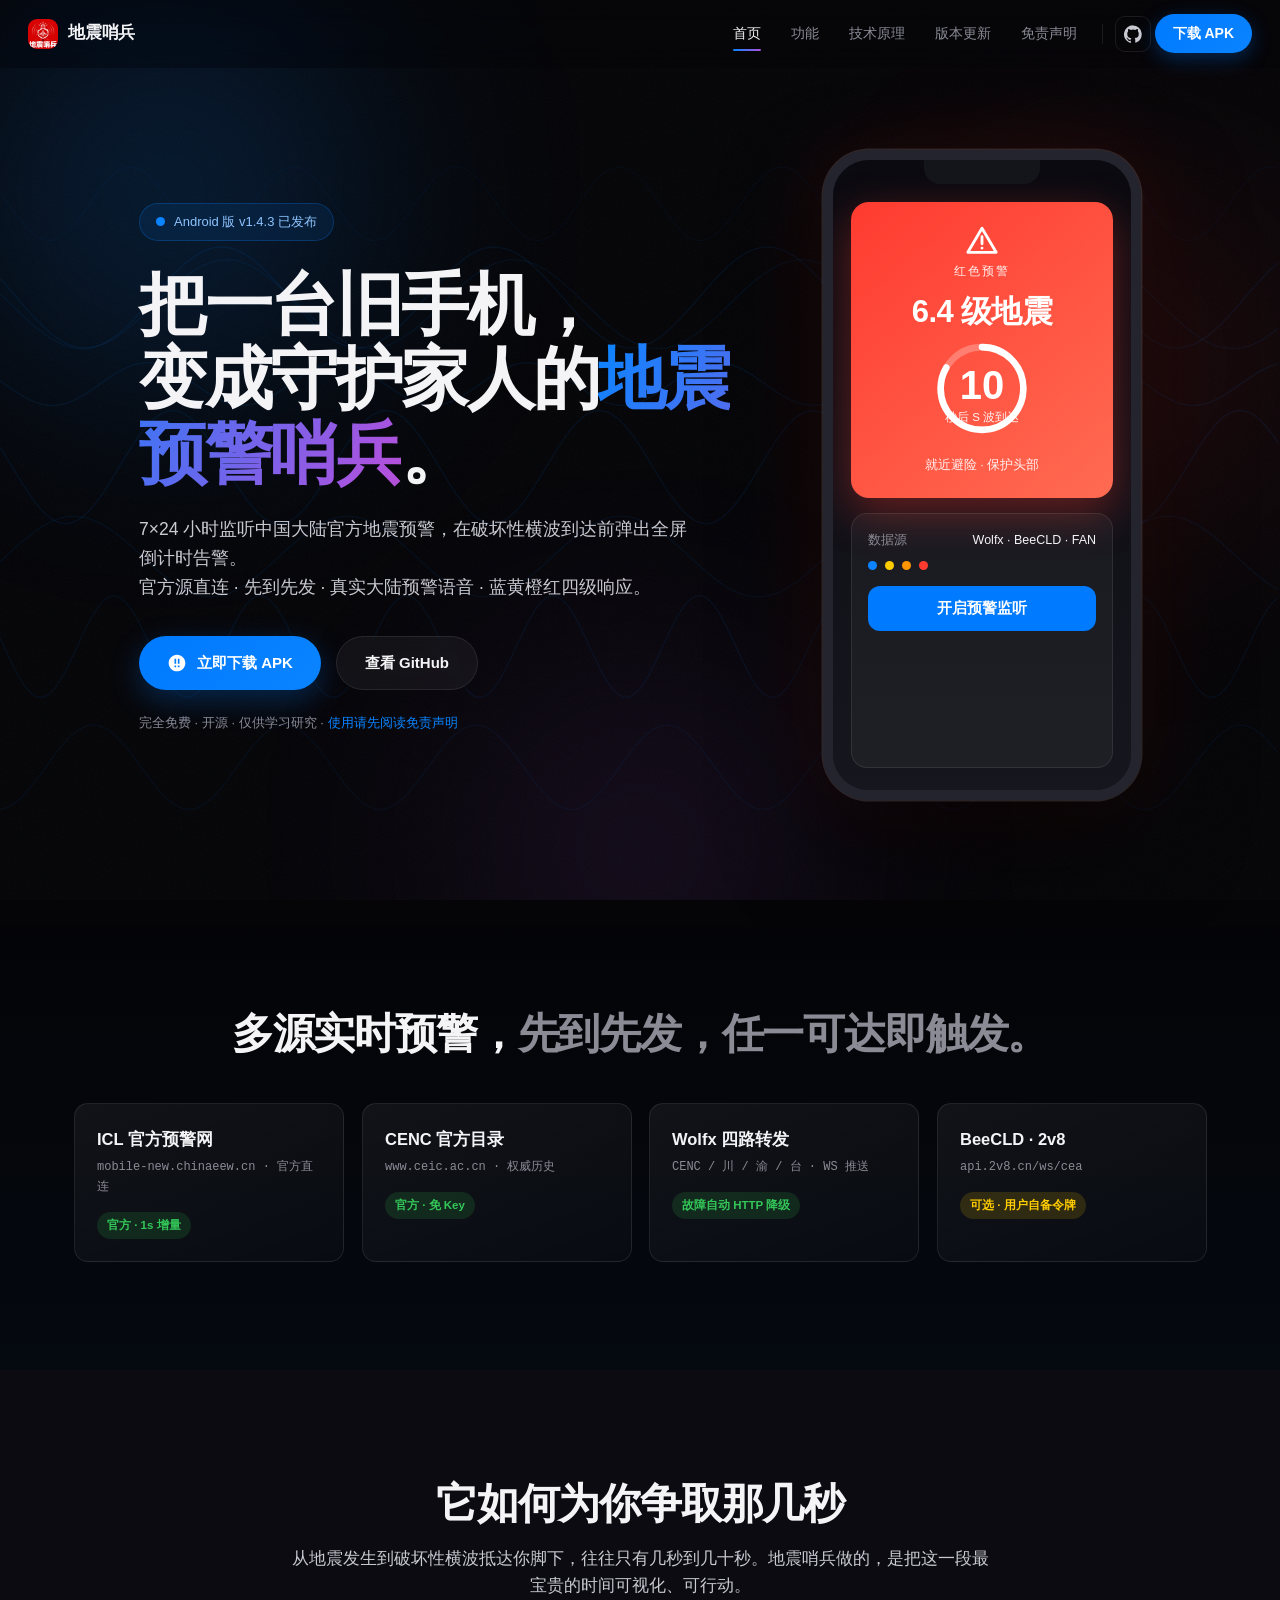
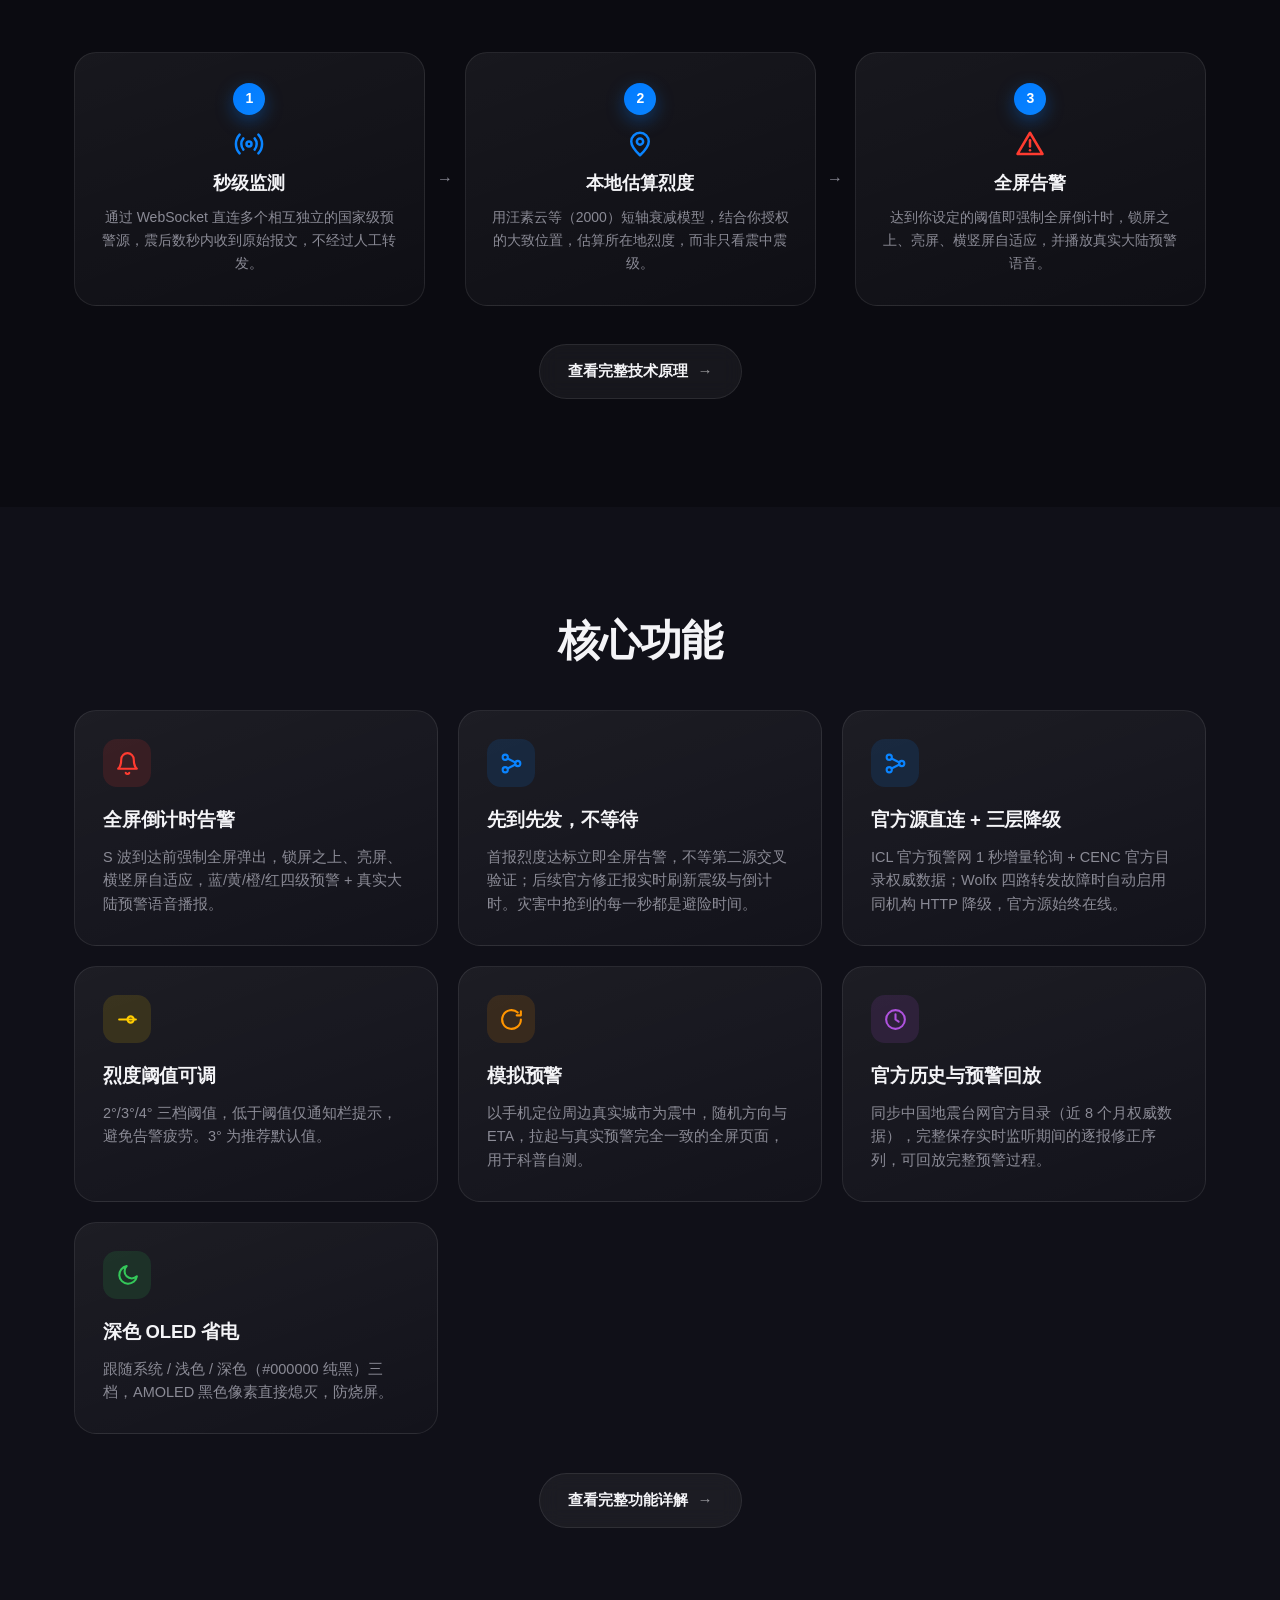
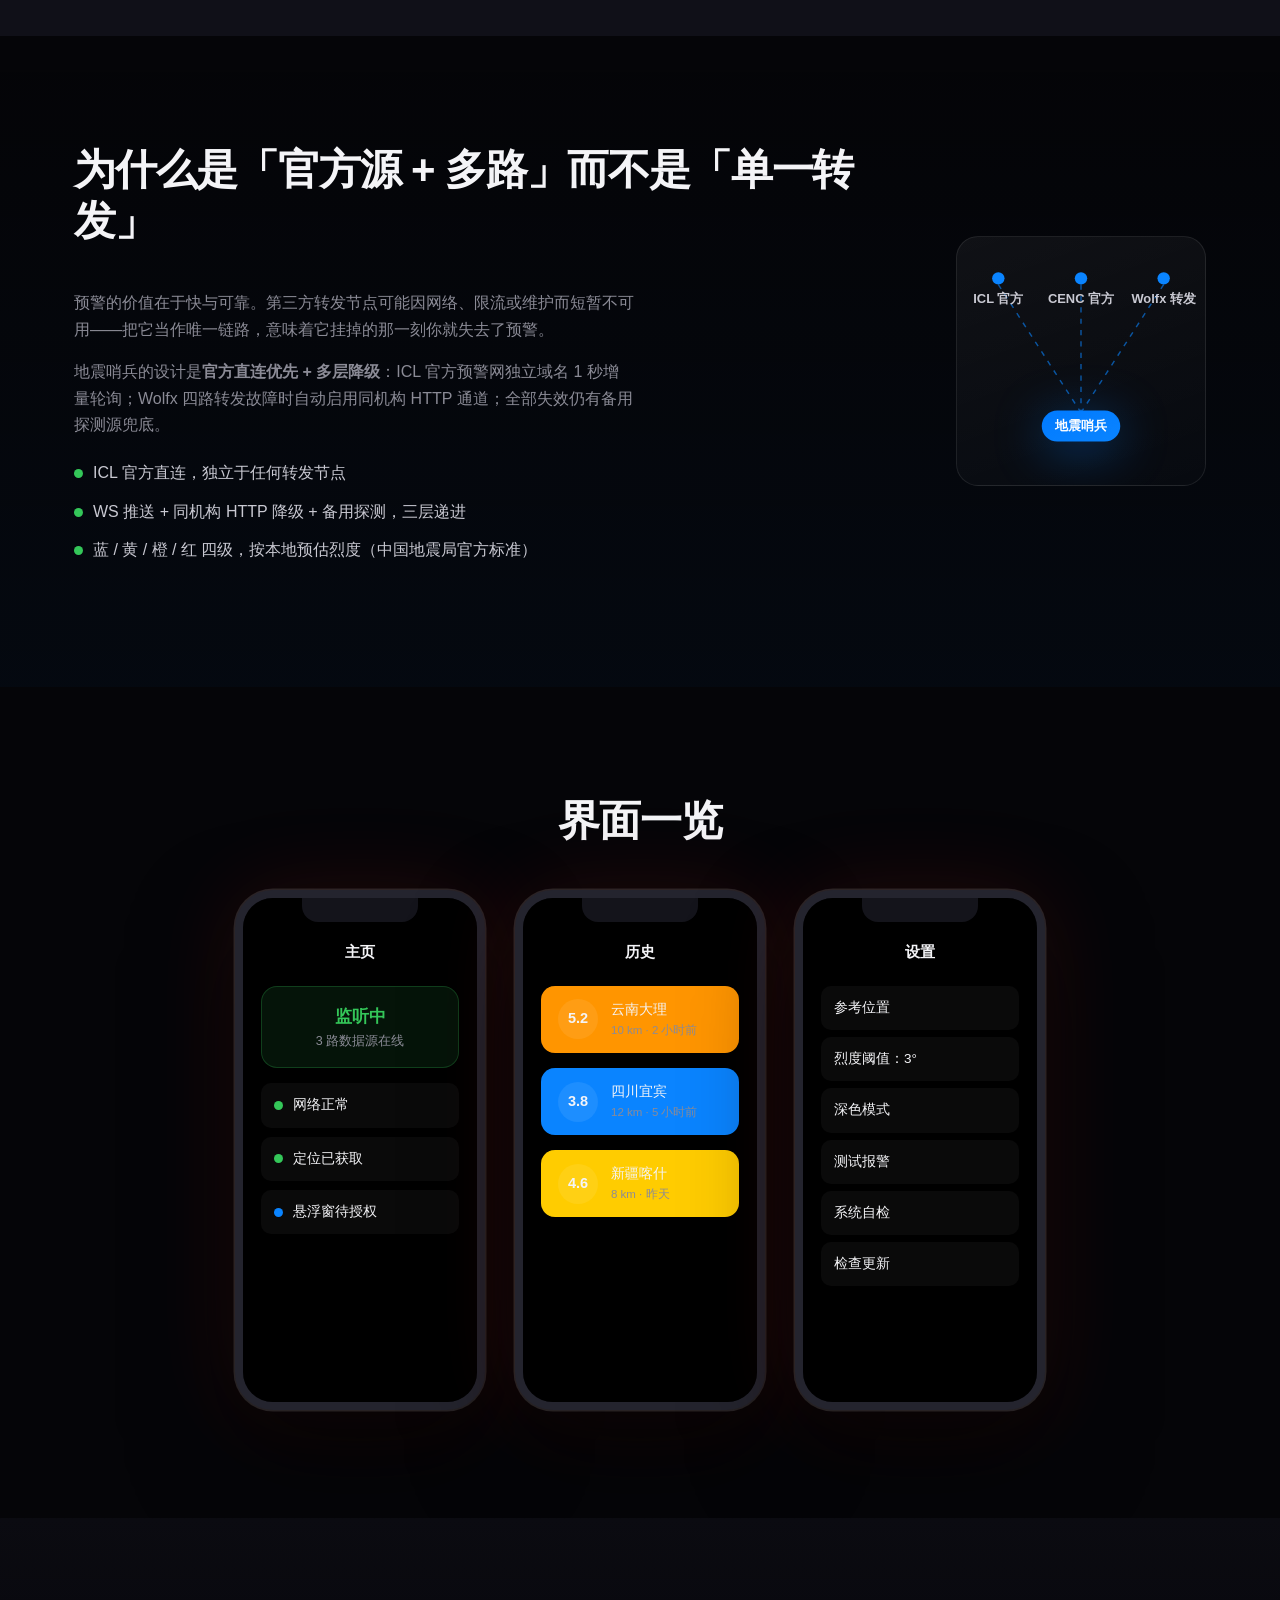
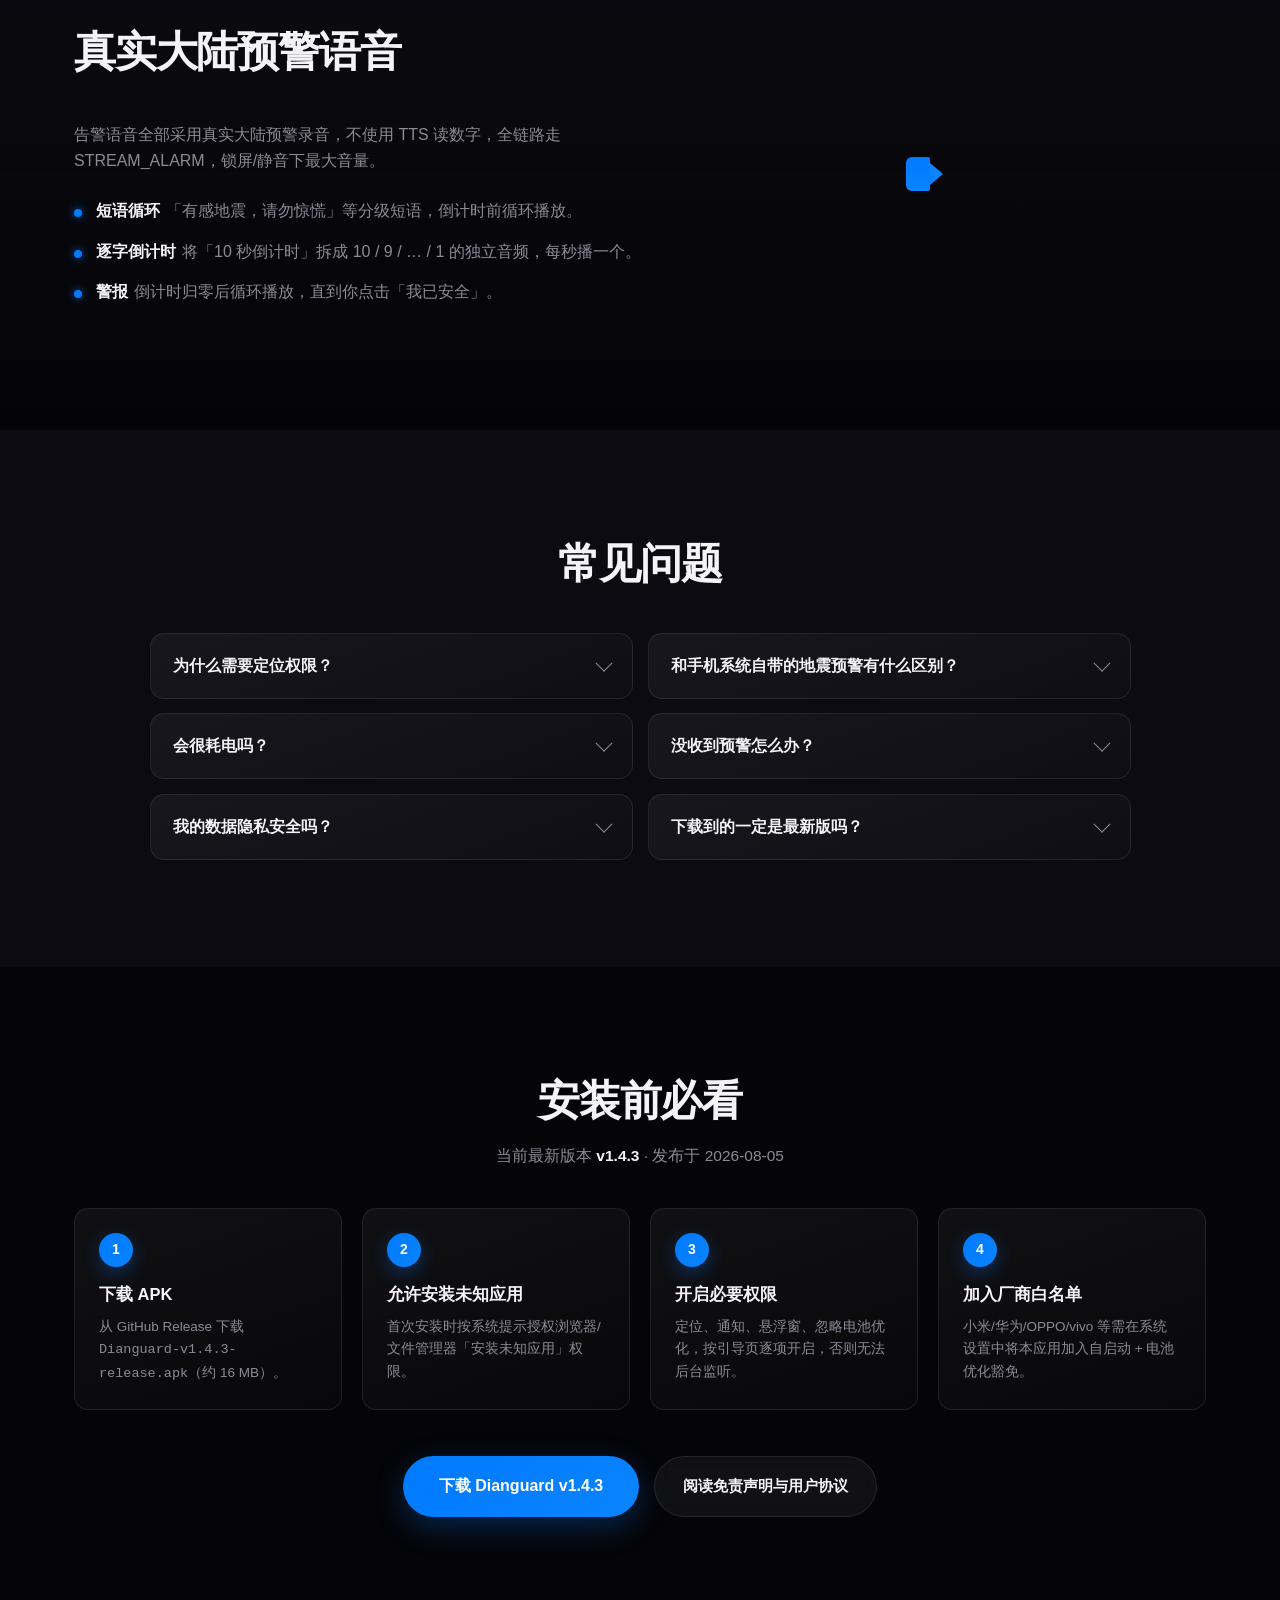
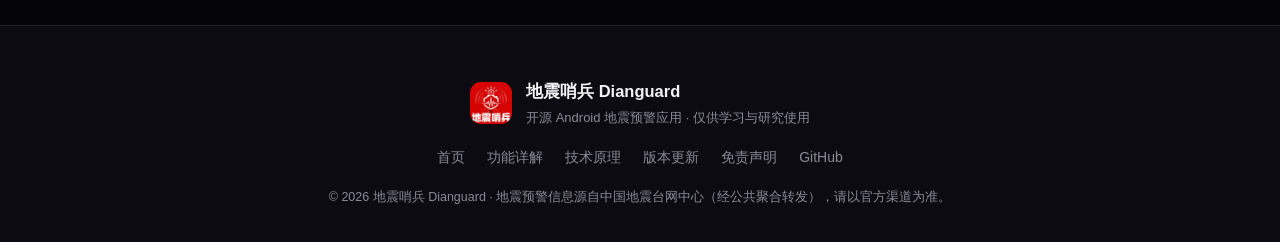
<file: index.html>
<!DOCTYPE html>
<html lang="zh-CN">
<head>
  <meta charset="UTF-8">
  <meta name="viewport" content="width=device-width, initial-scale=1.0">
  <title>地震哨兵 Dianguard — 私人地震预警哨兵</title>
  <meta name="description" content="地震哨兵是一款面向中国大陆用户的 Android 地震预警应用，在破坏性 S 波到达前以全屏倒计时 + 真实大陆预警语音告警。多源去单点，下载到的永远是最新版。">
  <link rel="icon" type="image/png" href="assets/ic_launcher.png">
  <link rel="stylesheet" href="styles.css">
</head>
<body class="page-home">
  <div class="scroll-progress"><i></i></div>
  <canvas id="wave-canvas"></canvas>
  <div class="aurora" aria-hidden="true"><span></span><span></span><span></span></div>

  <nav class="nav" id="site-nav">
    <a class="nav-logo" href="index.html">
      <img src="assets/ic_launcher.png" alt="地震哨兵">
      <span>地震哨兵</span>
    </a>
    <button class="nav-toggle" id="nav-toggle" aria-label="打开菜单" aria-expanded="false"><i></i><i></i><i></i></button>
    <div class="nav-links" id="nav-links">
      <a href="index.html" class="active">首页</a>
      <a href="features.html">功能</a>
      <a href="how.html">技术原理</a>
      <a href="changelog.html">版本更新</a>
      <a href="disclaimer.html">免责声明</a>
      <span class="nav-sep"></span>
      <a class="nav-github" href="https://github.com/Lokeily/Earthquake-Sentinel" target="_blank" rel="noopener" aria-label="GitHub 仓库">
        <svg viewBox="0 0 24 24" fill="currentColor"><path d="M12 .5a12 12 0 0 0-3.79 23.4c.6.1.82-.26.82-.58v-2.2c-3.34.72-4.04-1.6-4.04-1.6-.55-1.4-1.34-1.77-1.34-1.77-1.1-.75.08-.73.08-.73 1.2.09 1.84 1.24 1.84 1.24 1.07 1.84 2.81 1.3 3.5 1 .1-.78.42-1.31.76-1.61-2.67-.3-5.47-1.34-5.47-5.96 0-1.32.47-2.39 1.24-3.23-.13-.3-.54-1.53.11-3.18 0 0 1.01-.32 3.3 1.23a11.4 11.4 0 0 1 6.01 0c2.29-1.55 3.3-1.23 3.3-1.23.65 1.65.24 2.88.12 3.18.77.84 1.23 1.91 1.23 3.23 0 4.63-2.8 5.65-5.48 5.95.43.37.81 1.1.81 2.22v3.29c0 .32.22.69.83.58A12 12 0 0 0 12 .5z"/></svg>
      </a>
      <a class="nav-cta" href="index.html#download">下载 APK</a>
    </div>
  </nav>

  <header id="top" class="hero">
    <div class="hero-content">
      <div class="hero-badge">
        <span class="dot level-blue"></span><span data-release-badge>Android 版 v1.4.3 已发布</span>
      </div>
      <h1 class="hero-title">
        把一台旧手机，<br>
        变成守护家人的<span class="gradient-text">地震预警哨兵</span>。
      </h1>
      <p class="hero-subtitle">
         7×24 小时监听中国大陆官方地震预警，在破坏性横波到达前弹出全屏倒计时告警。<br>
        官方源直连 · 先到先发 · 真实大陆预警语音 · 蓝黄橙红四级响应。
      </p>
      <div class="hero-actions">
        <a class="btn btn-primary" data-release-download data-release-label href="https://github.com/Lokeily/Earthquake-Sentinel/releases/download/v1.4.3/Dianguard-v1.4.3-release.apk">
          <svg viewBox="0 0 24 24" width="20" height="20" fill="currentColor"><path d="M12 2C6.48 2 2 6.48 2 12s4.48 10 10 10 10-4.48 10-10S17.52 2 12 2zm-1 15h-2v-2h2v2zm0-4h-2V7h2v6zm4 4h-2v-2h2v2zm0-4h-2V7h2v6z"/></svg>
          <span class="dl-label">立即下载 APK</span>
        </a>
        <a class="btn btn-secondary" href="https://github.com/Lokeily/Earthquake-Sentinel" target="_blank" rel="noopener">查看 GitHub</a>
      </div>
      <p class="hero-note">完全免费 · 开源 · 仅供学习研究 · <a href="disclaimer.html">使用请先阅读免责声明</a></p>
    </div>

    <div class="hero-device">
      <div class="phone">
        <div class="phone-notch"></div>
        <div class="phone-screen">
          <div class="alert-card red">
            <div class="alert-icon">
              <svg viewBox="0 0 24 24" fill="none" stroke="currentColor" stroke-width="2" stroke-linecap="round" stroke-linejoin="round"><path d="M12 3 2 20h20L12 3z"/><path d="M12 9v5"/><path d="M12 17h.01"/></svg>
            </div>
            <div class="alert-level">红色预警</div>
            <div class="alert-mag">6.4 级地震</div>
            <div class="alert-eta">
              <svg class="eta-ring" viewBox="0 0 100 100" aria-hidden="true">
                <circle class="eta-ring-bg" cx="50" cy="50" r="44"></circle>
                <circle class="eta-ring-fg" cx="50" cy="50" r="44"></circle>
              </svg>
              <span class="count">12</span>
              <span class="eta-label">秒后 S 波到达</span>
            </div>
            <div class="alert-tip">就近避险 · 保护头部</div>
          </div>
          <div class="home-preview">
            <div class="status-row">
              <span class="status-label">数据源</span>
              <span class="status-value">Wolfx · BeeCLD · FAN</span>
            </div>
            <div class="source-dots">
              <span class="dot level-blue"></span>
              <span class="dot level-yellow"></span>
              <span class="dot level-orange"></span>
              <span class="dot level-red"></span>
            </div>
            <button class="mock-btn">开启预警监听</button>
          </div>
        </div>
      </div>
    </div>
  </header>

  <section class="section sources">
    <div class="container">
      <h2 class="section-title">多源实时预警，<span class="text-muted">先到先发，任一可达即触发。</span></h2>
      <div class="source-grid">
        <div class="source-card">
          <div class="source-name">ICL 官方预警网</div>
          <div class="source-url">mobile-new.chinaeew.cn · 官方直连</div>
          <span class="badge free">官方 · 1s 增量</span>
        </div>
        <div class="source-card">
          <div class="source-name">CENC 官方目录</div>
          <div class="source-url">www.ceic.ac.cn · 权威历史</div>
          <span class="badge free">官方 · 免 Key</span>
        </div>
        <div class="source-card">
          <div class="source-name">Wolfx 四路转发</div>
          <div class="source-url">CENC / 川 / 渝 / 台 · WS 推送</div>
          <span class="badge free">故障自动 HTTP 降级</span>
        </div>
        <div class="source-card">
          <div class="source-name">BeeCLD · 2v8</div>
          <div class="source-url">api.2v8.cn/ws/cea</div>
          <span class="badge token">可选 · 用户自备令牌</span>
        </div>
      </div>
    </div>
  </section>

  <section id="how" class="section how">
    <div class="container">
      <h2 class="section-title">它如何为你争取那几秒</h2>
      <p class="section-lead">从地震发生到破坏性横波抵达你脚下，往往只有几秒到几十秒。地震哨兵做的，是把这一段最宝贵的时间可视化、可行动。</p>
      <div class="how-grid">
        <div class="how-step">
          <div class="how-num">1</div>
          <div class="how-icon">
            <svg viewBox="0 0 24 24" fill="none" stroke="currentColor" stroke-width="2" stroke-linecap="round" stroke-linejoin="round"><circle cx="12" cy="12" r="2"/><path d="M7.5 7.5a7 7 0 0 0 0 9M16.5 7.5a7 7 0 0 1 0 9M4.5 4.5a11 11 0 0 0 0 15M19.5 4.5a11 11 0 0 1 0 15"/></svg>
          </div>
          <h3>秒级监测</h3>
          <p>通过 WebSocket 直连多个相互独立的国家级预警源，震后数秒内收到原始报文，不经过人工转发。</p>
        </div>
        <div class="how-arrow">→</div>
        <div class="how-step">
          <div class="how-num">2</div>
          <div class="how-icon">
            <svg viewBox="0 0 24 24" fill="none" stroke="currentColor" stroke-width="2" stroke-linecap="round" stroke-linejoin="round"><path d="M12 21s-7-6.5-7-11a7 7 0 0 1 14 0c0 4.5-7 11-7 11z"/><circle cx="12" cy="10" r="2.5"/></svg>
          </div>
          <h3>本地估算烈度</h3>
          <p>用汪素云等（2000）短轴衰减模型，结合你授权的大致位置，估算所在地烈度，而非只看震中震级。</p>
        </div>
        <div class="how-arrow">→</div>
        <div class="how-step">
          <div class="how-num">3</div>
          <div class="how-icon red">
            <svg viewBox="0 0 24 24" fill="none" stroke="currentColor" stroke-width="2" stroke-linecap="round" stroke-linejoin="round"><path d="M12 3 2 20h20L12 3z"/><path d="M12 9v5"/><path d="M12 17h.01"/></svg>
          </div>
          <h3>全屏告警</h3>
          <p>达到你设定的阈值即强制全屏倒计时，锁屏之上、亮屏、横竖屏自适应，并播放真实大陆预警语音。</p>
        </div>
      </div>
      <div style="text-align:center;margin-top:38px">
        <a class="btn btn-secondary" href="how.html">查看完整技术原理<span style="opacity:.6"> →</span></a>
      </div>
    </div>
  </section>

  <section id="features" class="section features">
    <div class="container">
      <h2 class="section-title">核心功能</h2>
      <div class="feature-grid">
        <div class="feature-card">
          <div class="feature-icon red">
            <svg viewBox="0 0 24 24" fill="none" stroke="currentColor" stroke-width="2" stroke-linecap="round" stroke-linejoin="round"><path d="M6 8a6 6 0 0 1 12 0c0 7 3 9 3 9H3s3-2 3-9"/><path d="M10.3 21a1.94 1.94 0 0 0 3.4 0"/></svg>
          </div>
          <h3>全屏倒计时告警</h3>
          <p>S 波到达前强制全屏弹出，锁屏之上、亮屏、横竖屏自适应，蓝/黄/橙/红四级预警 + 真实大陆预警语音播报。</p>
        </div>
        <div class="feature-card">
          <div class="feature-icon blue">
            <svg viewBox="0 0 24 24" fill="none" stroke="currentColor" stroke-width="2" stroke-linecap="round" stroke-linejoin="round"><circle cx="6" cy="6" r="2.5"/><circle cx="6" cy="18" r="2.5"/><circle cx="18" cy="12" r="2.5"/><path d="M8.2 7.2 15.8 11M8.2 16.8 15.8 13"/></svg>
          </div>
          <h3>先到先发，不等待</h3>
          <p>首报烈度达标立即全屏告警，不等第二源交叉验证；后续官方修正报实时刷新震级与倒计时。灾害中抢到的每一秒都是避险时间。</p>
        </div>
        <div class="feature-card">
          <div class="feature-icon blue">
            <svg viewBox="0 0 24 24" fill="none" stroke="currentColor" stroke-width="2" stroke-linecap="round" stroke-linejoin="round"><circle cx="6" cy="6" r="2.5"/><circle cx="6" cy="18" r="2.5"/><circle cx="18" cy="12" r="2.5"/><path d="M8.2 7.2 15.8 11M8.2 16.8 15.8 13"/></svg>
          </div>
          <h3>官方源直连 + 三层降级</h3>
          <p>ICL 官方预警网 1 秒增量轮询 + CENC 官方目录权威数据；Wolfx 四路转发故障时自动启用同机构 HTTP 降级，官方源始终在线。</p>
        </div>
        <div class="feature-card">
          <div class="feature-icon yellow">
            <svg viewBox="0 0 24 24" fill="none" stroke="currentColor" stroke-width="2" stroke-linecap="round" stroke-linejoin="round"><path d="M4 12h16"/><circle cx="15" cy="12" r="3"/></svg>
          </div>
          <h3>烈度阈值可调</h3>
          <p>2°/3°/4° 三档阈值，低于阈值仅通知栏提示，避免告警疲劳。3° 为推荐默认值。</p>
        </div>
        <div class="feature-card">
          <div class="feature-icon orange">
            <svg viewBox="0 0 24 24" fill="none" stroke="currentColor" stroke-width="2" stroke-linecap="round" stroke-linejoin="round"><path d="M21 12a9 9 0 1 1-3-6.7"/><path d="M21 4v4h-4"/></svg>
          </div>
          <h3>模拟预警</h3>
          <p>以手机定位周边真实城市为震中，随机方向与 ETA，拉起与真实预警完全一致的全屏页面，用于科普自测。</p>
        </div>
        <div class="feature-card">
          <div class="feature-icon purple">
            <svg viewBox="0 0 24 24" fill="none" stroke="currentColor" stroke-width="2" stroke-linecap="round" stroke-linejoin="round"><circle cx="12" cy="12" r="9"/><path d="M12 7v5l3 2"/></svg>
          </div>
          <h3>官方历史与预警回放</h3>
          <p>同步中国地震台网官方目录（近 8 个月权威数据），完整保存实时监听期间的逐报修正序列，可回放完整预警过程。</p>
        </div>
        <div class="feature-card">
          <div class="feature-icon green">
            <svg viewBox="0 0 24 24" fill="none" stroke="currentColor" stroke-width="2" stroke-linecap="round" stroke-linejoin="round"><path d="M21 12.8A8.5 8.5 0 1 1 11.2 3 6.5 6.5 0 0 0 21 12.8z"/></svg>
          </div>
          <h3>深色 OLED 省电</h3>
          <p>跟随系统 / 浅色 / 深色（#000000 纯黑）三档，AMOLED 黑色像素直接熄灭，防烧屏。</p>
        </div>
      </div>
      <div style="text-align:center;margin-top:38px">
        <a class="btn btn-secondary" href="features.html">查看完整功能详解<span style="opacity:.6"> →</span></a>
      </div>
    </div>
  </section>

  <section class="section reliability">
    <div class="container reliability-inner">
      <div class="reliability-text">
        <h2 class="section-title left">为什么是「官方源 + 多路」而不是「单一转发」</h2>
        <p>预警的价值在于快与可靠。第三方转发节点可能因网络、限流或维护而短暂不可用——把它当作唯一链路，意味着它挂掉的那一刻你就失去了预警。</p>
        <p>地震哨兵的设计是<strong>官方直连优先 + 多层降级</strong>：ICL 官方预警网独立域名 1 秒增量轮询；Wolfx 四路转发故障时自动启用同机构 HTTP 通道；全部失效仍有备用探测源兜底。</p>
        <ul class="reliability-list">
          <li><span class="dot level-green"></span>ICL 官方直连，独立于任何转发节点</li>
          <li><span class="dot level-green"></span>WS 推送 + 同机构 HTTP 降级 + 备用探测，三层递进</li>
          <li><span class="dot level-green"></span>蓝 / 黄 / 橙 / 红 四级，按本地预估烈度（中国地震局官方标准）</li>
        </ul>
      </div>
      <div class="reliability-graph" aria-hidden="true">
        <svg class="rg-lines" viewBox="0 0 240 240" preserveAspectRatio="xMidYMid meet">
          <defs>
            <linearGradient id="rgHubGrad" x1="0" y1="0" x2="1" y2="1">
              <stop offset="0%" stop-color="#007AFF"/>
              <stop offset="100%" stop-color="#0A84FF"/>
            </linearGradient>
          </defs>
          <line class="rg-line" x1="40" y1="46" x2="120" y2="170"></line>
          <line class="rg-line" x1="120" y1="46" x2="120" y2="170"></line>
          <line class="rg-line" x1="200" y1="46" x2="120" y2="170"></line>
          <g class="rg-node">
            <circle cx="40" cy="40" r="6"></circle>
            <text x="40" y="64" text-anchor="middle">ICL 官方</text>
          </g>
          <g class="rg-node">
            <circle cx="120" cy="40" r="6"></circle>
            <text x="120" y="64" text-anchor="middle">CENC 官方</text>
          </g>
          <g class="rg-node">
            <circle cx="200" cy="40" r="6"></circle>
            <text x="200" y="64" text-anchor="middle">Wolfx 转发</text>
          </g>
          <g class="rg-hub-svg">
            <rect x="82" y="168" width="76" height="30" rx="15"></rect>
            <text x="120" y="187" text-anchor="middle">地震哨兵</text>
          </g>
        </svg>
      </div>
    </div>
  </section>

  <section id="screens" class="section screens">
    <div class="container">
      <h2 class="section-title">界面一览</h2>
      <div class="screen-showcase">
        <div class="phone small">
          <div class="phone-notch"></div>
          <div class="phone-screen dark">
            <div class="screen-header">主页</div>
            <div class="status-card">
              <div class="status-title">监听中</div>
              <div class="status-desc">3 路数据源在线</div>
            </div>
            <div class="mock-list">
              <div class="mock-item"><span class="dot level-green"></span>网络正常</div>
              <div class="mock-item"><span class="dot level-green"></span>定位已获取</div>
              <div class="mock-item"><span class="dot level-blue"></span>悬浮窗待授权</div>
            </div>
          </div>
        </div>
        <div class="phone small">
          <div class="phone-notch"></div>
          <div class="phone-screen dark">
            <div class="screen-header">历史</div>
            <div class="history-item level-orange">
              <div class="history-mag">5.2</div>
              <div class="history-info">
                <div>云南大理</div>
                <div class="history-meta">10 km · 2 小时前</div>
              </div>
            </div>
            <div class="history-item level-blue">
              <div class="history-mag">3.8</div>
              <div class="history-info">
                <div>四川宜宾</div>
                <div class="history-meta">12 km · 5 小时前</div>
              </div>
            </div>
            <div class="history-item level-yellow">
              <div class="history-mag">4.6</div>
              <div class="history-info">
                <div>新疆喀什</div>
                <div class="history-meta">8 km · 昨天</div>
              </div>
            </div>
          </div>
        </div>
        <div class="phone small">
          <div class="phone-notch"></div>
          <div class="phone-screen dark">
            <div class="screen-header">设置</div>
            <div class="mock-list compact">
              <div class="mock-item">参考位置</div>
              <div class="mock-item">烈度阈值：3°</div>
              <div class="mock-item">深色模式</div>
              <div class="mock-item">测试报警</div>
              <div class="mock-item">系统自检</div>
              <div class="mock-item">检查更新</div>
            </div>
          </div>
        </div>
      </div>
    </div>
  </section>

  <section class="section voice">
    <div class="container voice-inner">
      <div class="voice-text">
        <h2 class="section-title left">真实大陆预警语音</h2>
        <p>告警语音全部采用真实大陆预警录音，不使用 TTS 读数字，全链路走 STREAM_ALARM，锁屏/静音下最大音量。</p>
        <ul class="voice-list">
          <li><strong>短语循环</strong>「有感地震，请勿惊慌」等分级短语，倒计时前循环播放。</li>
          <li><strong>逐字倒计时</strong>将「10 秒倒计时」拆成 10 / 9 / … / 1 的独立音频，每秒播一个。</li>
          <li><strong>警报</strong>倒计时归零后循环播放，直到你点击「我已安全」。</li>
        </ul>
      </div>
      <div class="voice-visual" aria-hidden="true">
        <div class="vs-speaker"></div>
        <span class="vs-wave vs-wave-1"></span>
        <span class="vs-wave vs-wave-2"></span>
        <span class="vs-wave vs-wave-3"></span>
      </div>
    </div>
  </section>

  <section class="section faq">
    <div class="container">
      <h2 class="section-title">常见问题</h2>
      <div class="faq-grid">
        <details class="faq-item">
          <summary>为什么需要定位权限？</summary>
          <p>预警的价值在于「你所在地」会有多大影响，而非震中震级。应用用你的位置估算所在地烈度并推算 S 波到达倒计时。坐标仅保存在本机，不上传。</p>
        </details>
        <details class="faq-item">
          <summary>和手机系统自带的地震预警有什么区别？</summary>
          <p>系统预警依赖厂商与运营商的链路，覆盖与触发策略因机型而异。地震哨兵作为独立应用，多源订阅、烈度阈值可调、可模拟演练，适合想更主动掌控的人把旧手机专门用作哨兵。</p>
        </details>
        <details class="faq-item">
          <summary>会很耗电吗？</summary>
          <p>核心是一个常驻的轻量 WebSocket 连接，流量与耗电都很低。配合深色模式与厂商自启动/电池优化豁免，可 24 小时后台监听。</p>
        </details>
        <details class="faq-item">
          <summary>没收到预警怎么办？</summary>
          <p>先确认定位、通知、悬浮窗权限与电池优化豁免已开启，并把应用加入厂商自启动白名单。预警本身存在盲区与误差，即使没收到警报，感受到震动也请立即避险。</p>
        </details>
        <details class="faq-item">
          <summary>我的数据隐私安全吗？</summary>
          <p>应用不收集、不统计、不上报任何个人信息，除网络请求必须的 URL 路径外无任何数据上报行为。详见<a href="disclaimer.html">免责声明与用户协议</a>。</p>
        </details>
        <details class="faq-item">
          <summary>下载到的一定是最新版吗？</summary>
          <p>是的。本站下载按钮在每次打开时实时读取 GitHub 上的最新 Release，你点下去拿到的就是当前最新版 APK；也可在<a href="changelog.html">版本更新</a>页查看完整更新记录。</p>
        </details>
      </div>
    </div>
  </section>

  <section id="download" class="section download">
    <div class="container">
      <h2 class="section-title">安装前必看</h2>
      <p class="download-version" data-release-version-line>当前最新版本 <strong>v1.4.3</strong> · 发布于 2026-08-05</p>
      <div class="install-steps">
        <div class="step">
          <div class="step-num">1</div>
          <h3>下载 APK</h3>
          <p>从 GitHub Release 下载 <code data-release-apkname>Dianguard-v1.4.3-release.apk</code>（约 <span data-release-size>16</span> MB）。</p>
        </div>
        <div class="step">
          <div class="step-num">2</div>
          <h3>允许安装未知应用</h3>
          <p>首次安装时按系统提示授权浏览器/文件管理器「安装未知应用」权限。</p>
        </div>
        <div class="step">
          <div class="step-num">3</div>
          <h3>开启必要权限</h3>
          <p>定位、通知、悬浮窗、忽略电池优化，按引导页逐项开启，否则无法后台监听。</p>
        </div>
        <div class="step">
          <div class="step-num">4</div>
          <h3>加入厂商白名单</h3>
          <p>小米/华为/OPPO/vivo 等需在系统设置中将本应用加入自启动 + 电池优化豁免。</p>
        </div>
      </div>
      <div class="download-actions">
        <a class="btn btn-primary btn-large" data-release-download data-release-label href="https://github.com/Lokeily/Earthquake-Sentinel/releases/download/v1.4.3/Dianguard-v1.4.3-release.apk">
          <span class="dl-label">下载 Dianguard v1.4.3</span>
        </a>
        <a class="btn btn-secondary" href="disclaimer.html">阅读免责声明与用户协议</a>
      </div>
    </div>
  </section>

  <footer class="footer">
    <div class="container footer-inner">
      <div class="footer-brand">
        <img src="assets/ic_launcher.png" alt="">
        <div>
          <strong>地震哨兵 Dianguard</strong>
          <p>开源 Android 地震预警应用 · 仅供学习与研究使用</p>
        </div>
      </div>
      <div class="footer-links">
        <a href="index.html">首页</a>
        <a href="features.html">功能详解</a>
        <a href="how.html">技术原理</a>
        <a href="changelog.html">版本更新</a>
        <a href="disclaimer.html">免责声明</a>
        <a href="https://github.com/Lokeily/Earthquake-Sentinel" target="_blank" rel="noopener">GitHub</a>
      </div>
      <p class="footer-copy">© 2026 地震哨兵 Dianguard · 地震预警信息源自中国地震台网中心（经公共聚合转发），请以官方渠道为准。</p>
    </div>
  </footer>

  <script src="app.js"></script>
</body>
</html>
</file>
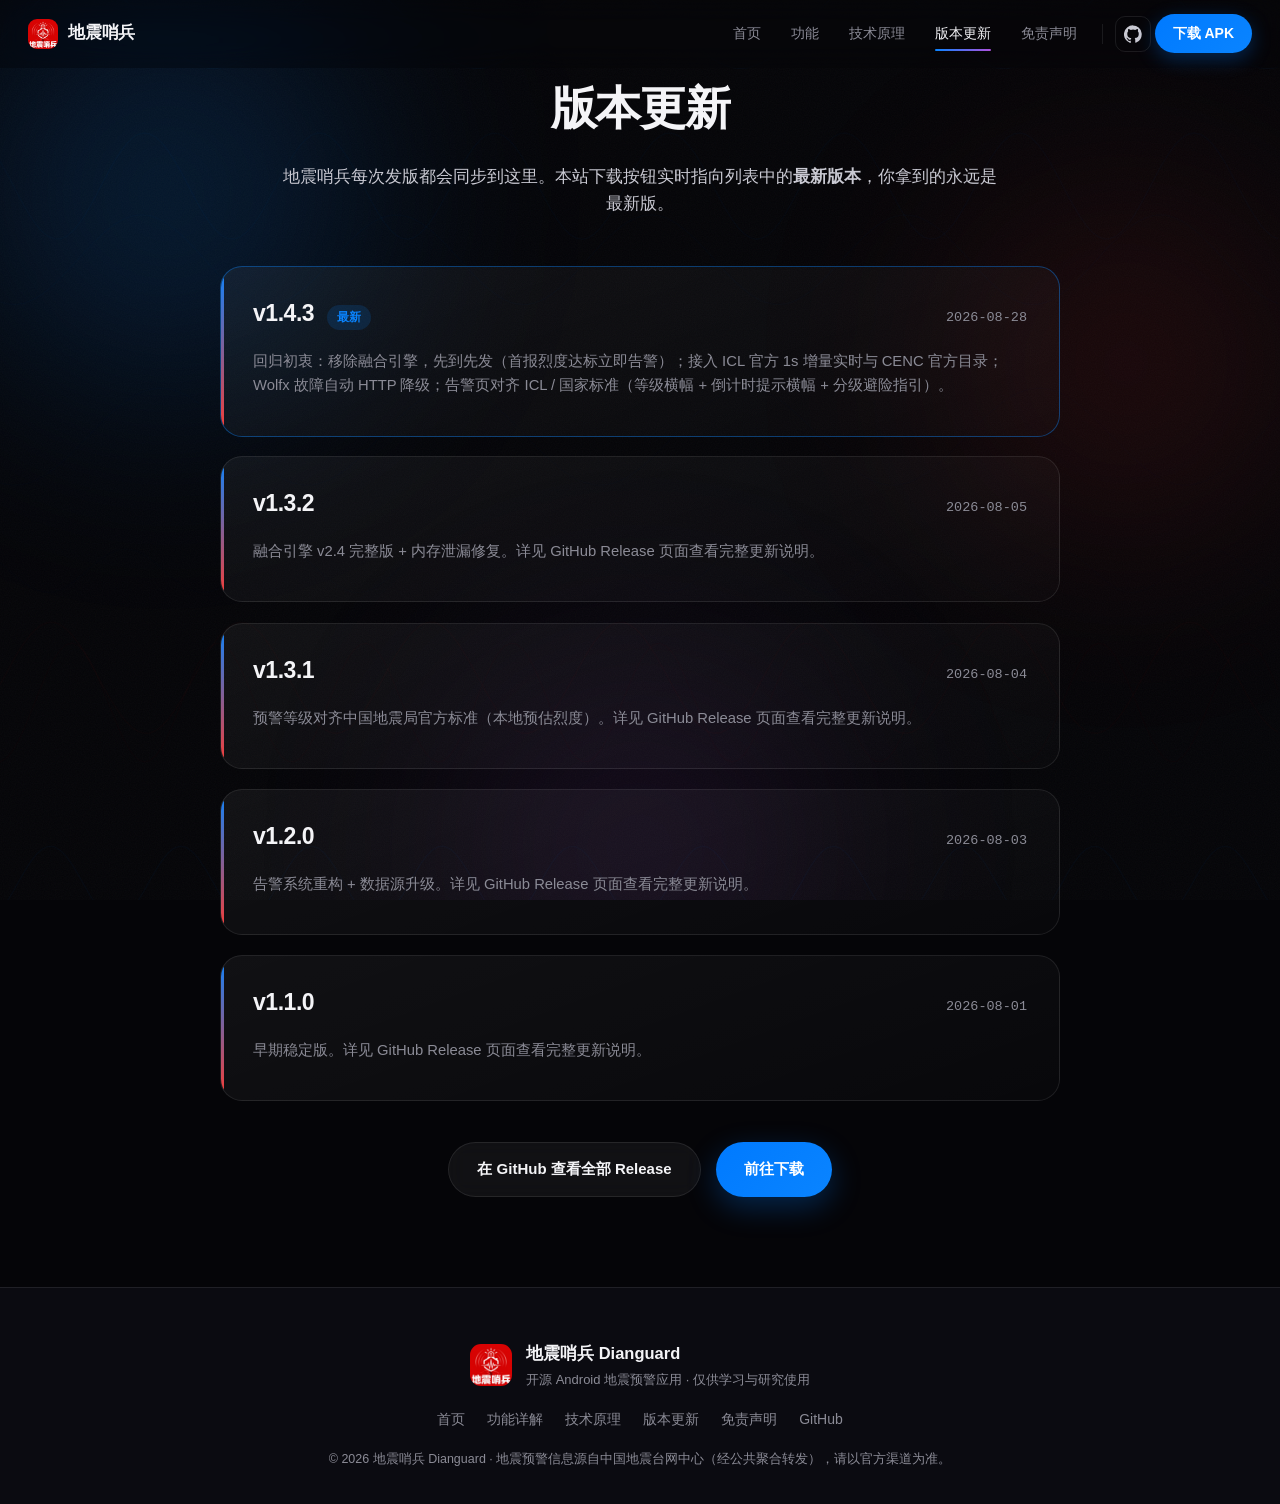
<file: changelog.html>
<!DOCTYPE html>
<html lang="zh-CN">
<head>
  <meta charset="UTF-8">
  <meta name="viewport" content="width=device-width, initial-scale=1.0">
  <title>版本更新 — 地震哨兵 Dianguard</title>
  <meta name="description" content="地震哨兵 Dianguard 的版本更新记录。本站下载按钮实时指向最新 Release，你下载到的永远是最新版。">
  <link rel="icon" type="image/png" href="assets/ic_launcher.png">
  <link rel="stylesheet" href="styles.css">
</head>
<body class="page-changelog">
  <div class="scroll-progress"><i></i></div>
  <canvas id="wave-canvas"></canvas>
  <div class="aurora" aria-hidden="true"><span></span><span></span><span></span></div>

  <nav class="nav" id="site-nav">
    <a class="nav-logo" href="index.html">
      <img src="assets/ic_launcher.png" alt="地震哨兵">
      <span>地震哨兵</span>
    </a>
    <button class="nav-toggle" id="nav-toggle" aria-label="打开菜单" aria-expanded="false"><i></i><i></i><i></i></button>
    <div class="nav-links" id="nav-links">
      <a href="index.html">首页</a>
      <a href="features.html">功能</a>
      <a href="how.html">技术原理</a>
      <a href="changelog.html" class="active">版本更新</a>
      <a href="disclaimer.html">免责声明</a>
      <span class="nav-sep"></span>
      <a class="nav-github" href="https://github.com/Lokeily/Earthquake-Sentinel" target="_blank" rel="noopener" aria-label="GitHub 仓库">
        <svg viewBox="0 0 24 24" fill="currentColor"><path d="M12 .5a12 12 0 0 0-3.79 23.4c.6.1.82-.26.82-.58v-2.2c-3.34.72-4.04-1.6-4.04-1.6-.55-1.4-1.34-1.77-1.34-1.77-1.1-.75.08-.73.08-.73 1.2.09 1.84 1.24 1.84 1.24 1.07 1.84 2.81 1.3 3.5 1 .1-.78.42-1.31.76-1.61-2.67-.3-5.47-1.34-5.47-5.96 0-1.32.47-2.39 1.24-3.23-.13-.3-.54-1.53.11-3.18 0 0 1.01-.32 3.3 1.23a11.4 11.4 0 0 1 6.01 0c2.29-1.55 3.3-1.23 3.3-1.23.65 1.65.24 2.88.12 3.18.77.84 1.23 1.91 1.23 3.23 0 4.63-2.8 5.65-5.48 5.95.43.37.81 1.1.81 2.22v3.29c0 .32.22.69.83.58A12 12 0 0 0 12 .5z"/></svg>
      </a>
      <a class="nav-cta" href="index.html#download">下载 APK</a>
    </div>
  </nav>

  <main class="changelog-section">
    <div class="container">
      <header class="changelog-header">
        <h1>版本更新</h1>
        <p class="lead">地震哨兵每次发版都会同步到这里。本站下载按钮实时指向列表中的<strong>最新版本</strong>，你拿到的永远是最新版。</p>
      </header>

      <div id="release-list" class="release-list">
        <div class="release-loading">正在加载更新记录…</div>
      </div>

      <div class="changelog-actions">
        <a class="btn btn-secondary" href="https://github.com/Lokeily/Earthquake-Sentinel/releases" target="_blank" rel="noopener">在 GitHub 查看全部 Release</a>
        <a class="btn btn-primary" href="index.html#download">前往下载</a>
      </div>
    </div>
  </main>

  <footer class="footer">
    <div class="container footer-inner">
      <div class="footer-brand">
        <img src="assets/ic_launcher.png" alt="">
        <div>
          <strong>地震哨兵 Dianguard</strong>
          <p>开源 Android 地震预警应用 · 仅供学习与研究使用</p>
        </div>
      </div>
      <div class="footer-links">
        <a href="index.html">首页</a>
        <a href="features.html">功能详解</a>
        <a href="how.html">技术原理</a>
        <a href="changelog.html">版本更新</a>
        <a href="disclaimer.html">免责声明</a>
        <a href="https://github.com/Lokeily/Earthquake-Sentinel" target="_blank" rel="noopener">GitHub</a>
      </div>
      <p class="footer-copy">© 2026 地震哨兵 Dianguard · 地震预警信息源自中国地震台网中心（经公共聚合转发），请以官方渠道为准。</p>
    </div>
  </footer>

  <script type="application/json" id="fallback-releases">
  [
    {
      "tag": "v1.4.3",
      "date": "2026-08-28",
      "notes": "回归初衷：移除融合引擎，先到先发（首报烈度达标立即告警）；接入 ICL 官方 1s 增量实时与 CENC 官方目录；Wolfx 故障自动 HTTP 降级；告警页对齐 ICL / 国家标准（等级横幅 + 倒计时提示横幅 + 分级避险指引）。"
    },
    {
      "tag": "v1.3.2",
      "date": "2026-08-05",
      "notes": "融合引擎 v2.4 完整版 + 内存泄漏修复。详见 GitHub Release 页面查看完整更新说明。"
    },
    {
      "tag": "v1.3.1",
      "date": "2026-08-04",
      "notes": "预警等级对齐中国地震局官方标准（本地预估烈度）。详见 GitHub Release 页面查看完整更新说明。"
    },
    {
      "tag": "v1.2.0",
      "date": "2026-08-03",
      "notes": "告警系统重构 + 数据源升级。详见 GitHub Release 页面查看完整更新说明。"
    },
    {
      "tag": "v1.1.0",
      "date": "2026-08-01",
      "notes": "早期稳定版。详见 GitHub Release 页面查看完整更新说明。"
    }
  ]
  </script>
  <script src="app.js"></script>
</body>
</html>
</file>
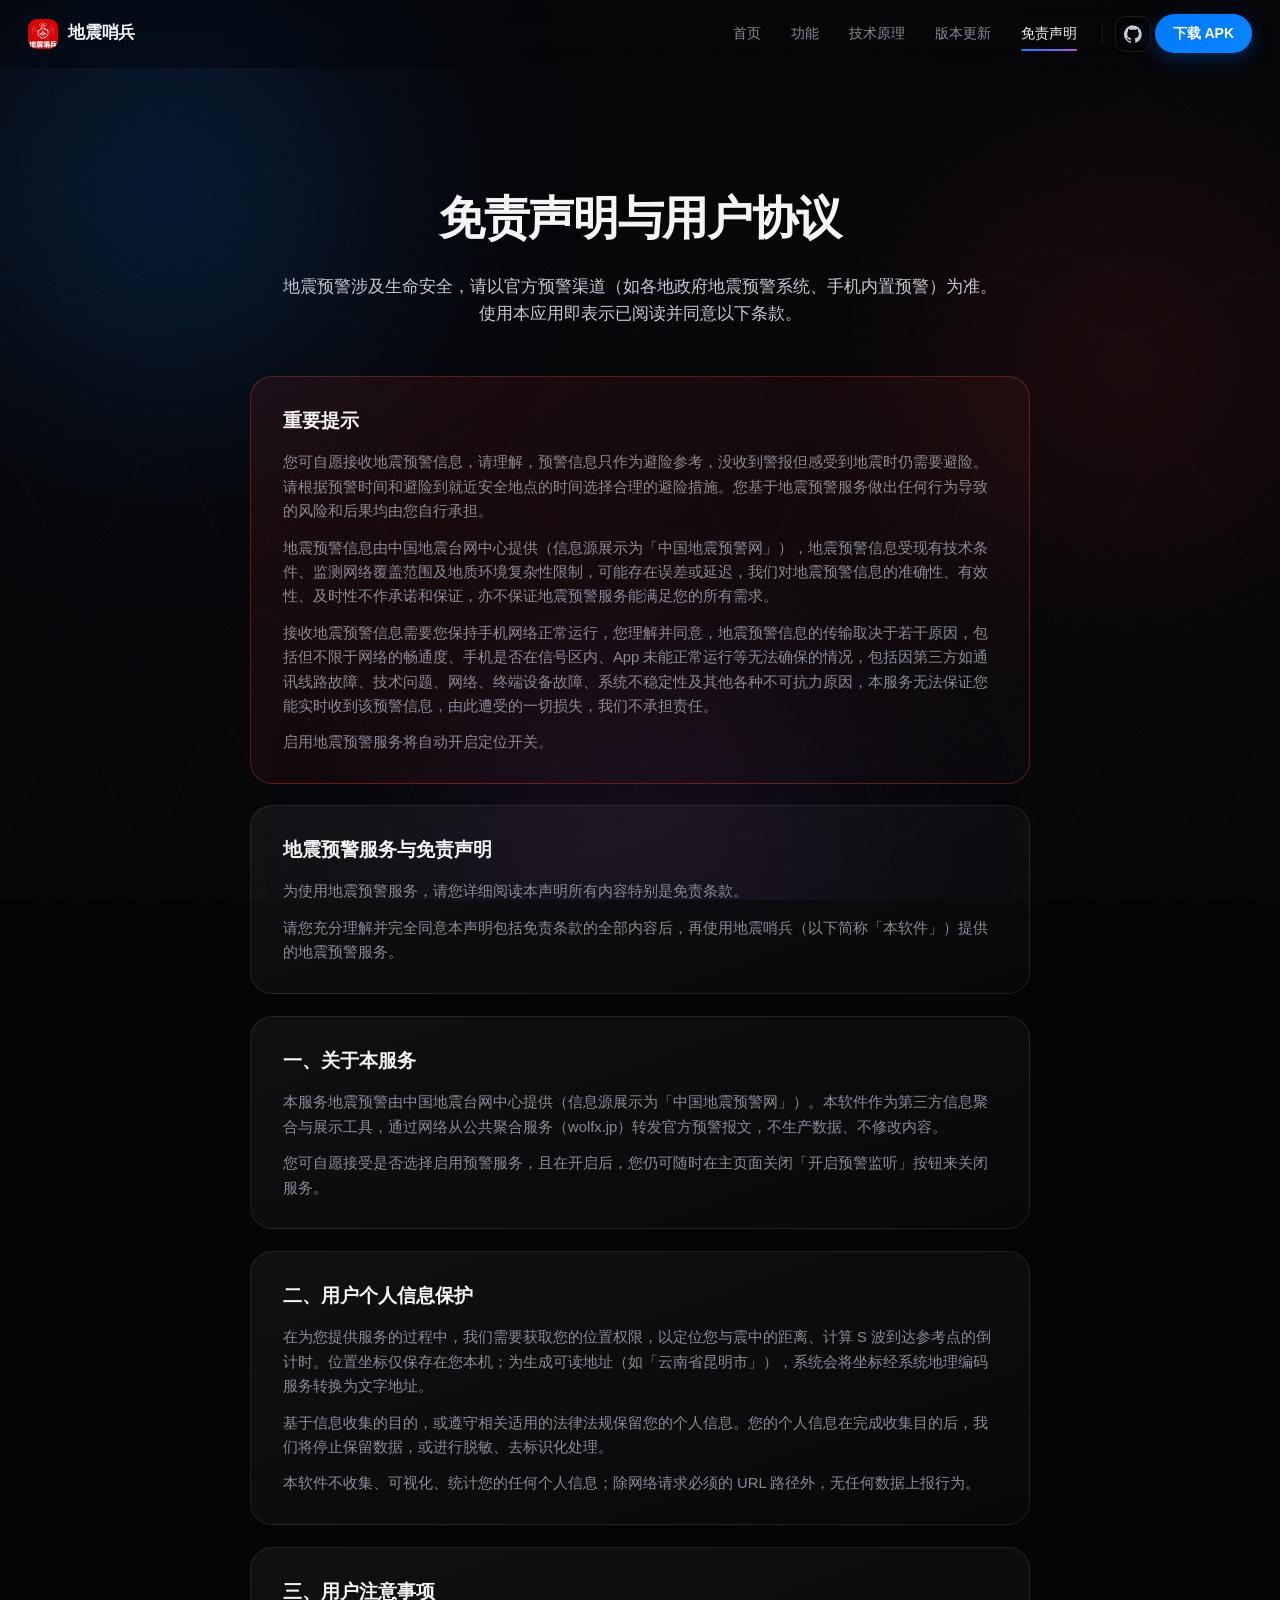
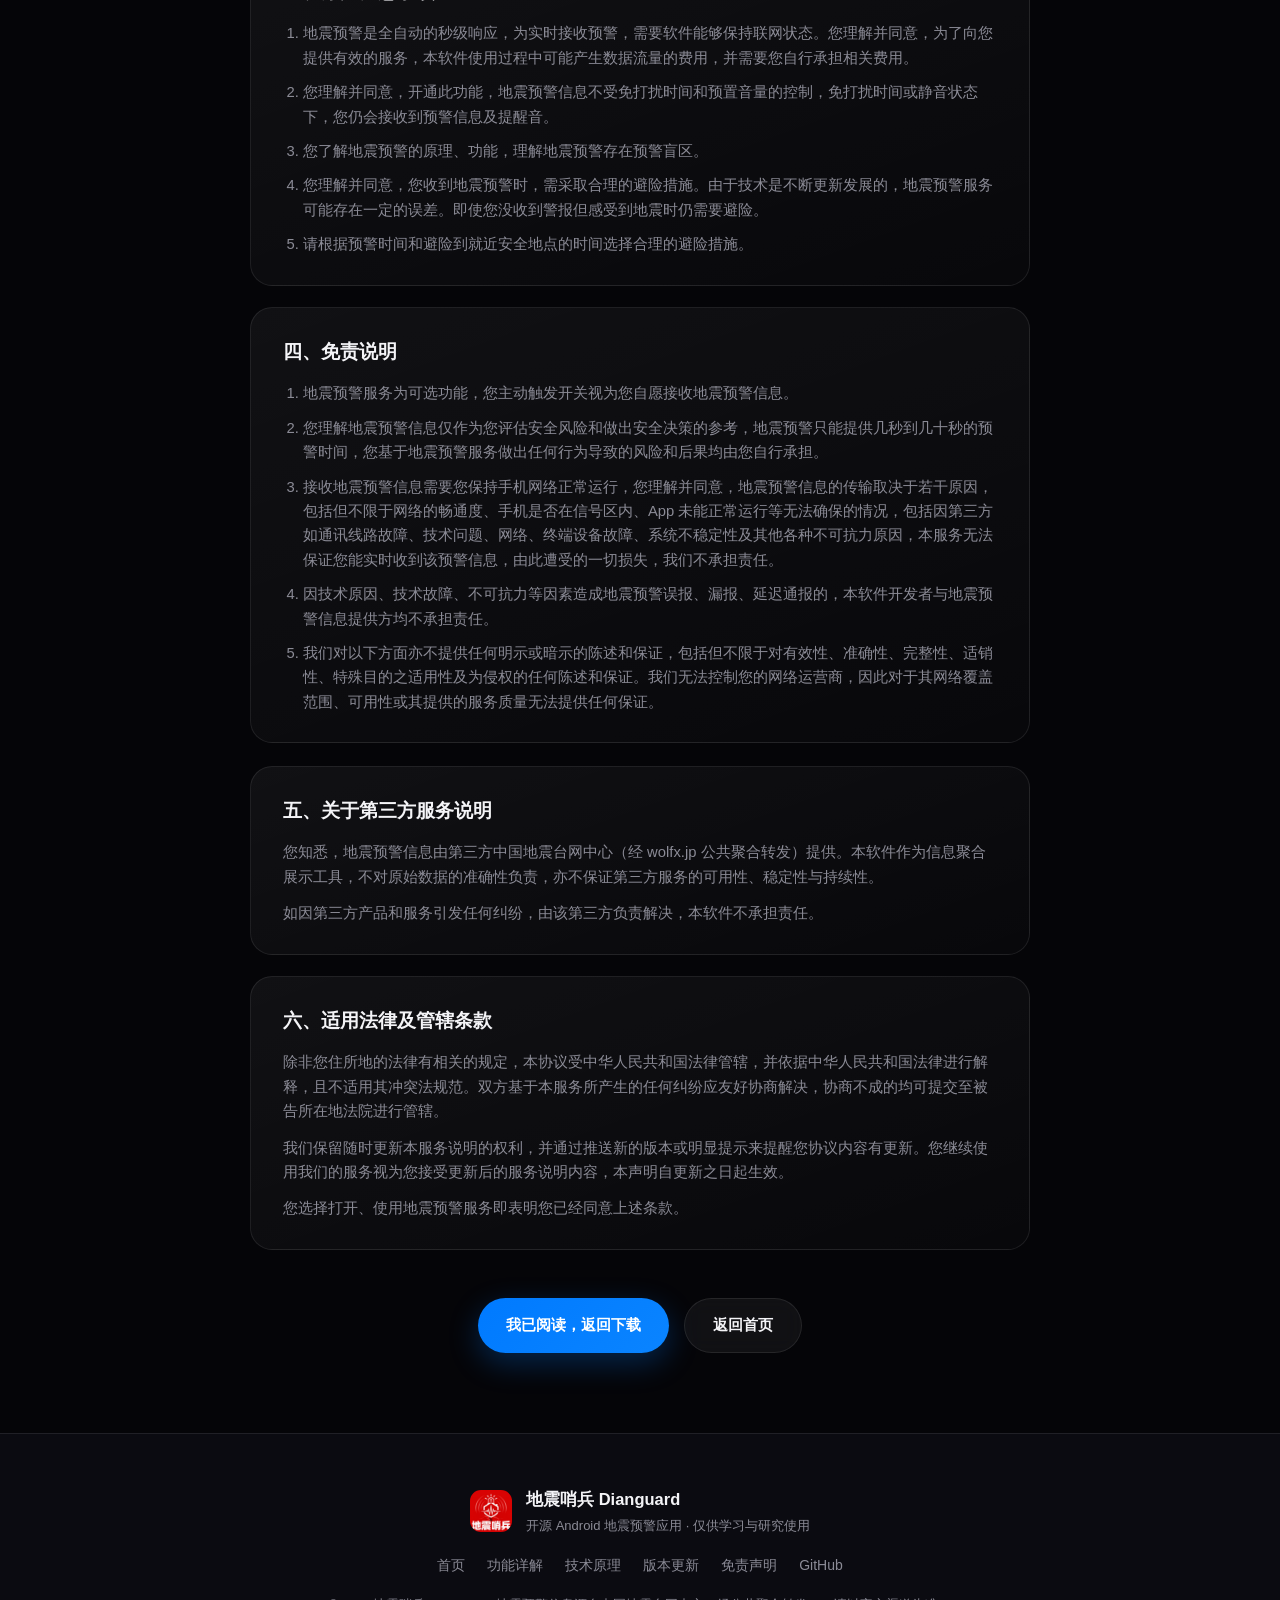
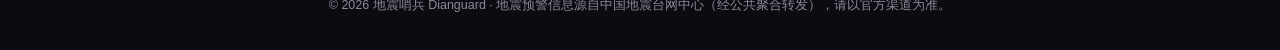
<file: disclaimer.html>
<!DOCTYPE html>
<html lang="zh-CN">
<head>
  <meta charset="UTF-8">
  <meta name="viewport" content="width=device-width, initial-scale=1.0">
  <title>免责声明与用户协议 — 地震哨兵 Dianguard</title>
  <meta name="description" content="地震哨兵 Dianguard 的免责声明与用户协议。地震预警涉及生命安全，请以官方预警渠道为准。">
  <link rel="icon" type="image/png" href="assets/ic_launcher.png">
  <link rel="stylesheet" href="styles.css">
</head>
<body class="page-disclaimer">
  <div class="scroll-progress"><i></i></div>
  <canvas id="wave-canvas"></canvas>
  <div class="aurora" aria-hidden="true"><span></span><span></span><span></span></div>

  <nav class="nav" id="site-nav">
    <a class="nav-logo" href="index.html">
      <img src="assets/ic_launcher.png" alt="地震哨兵">
      <span>地震哨兵</span>
    </a>
    <button class="nav-toggle" id="nav-toggle" aria-label="打开菜单" aria-expanded="false"><i></i><i></i><i></i></button>
    <div class="nav-links" id="nav-links">
      <a href="index.html">首页</a>
      <a href="features.html">功能</a>
      <a href="how.html">技术原理</a>
      <a href="changelog.html">版本更新</a>
      <a href="disclaimer.html" class="active">免责声明</a>
      <span class="nav-sep"></span>
      <a class="nav-github" href="https://github.com/Lokeily/Earthquake-Sentinel" target="_blank" rel="noopener" aria-label="GitHub 仓库">
        <svg viewBox="0 0 24 24" fill="currentColor"><path d="M12 .5a12 12 0 0 0-3.79 23.4c.6.1.82-.26.82-.58v-2.2c-3.34.72-4.04-1.6-4.04-1.6-.55-1.4-1.34-1.77-1.34-1.77-1.1-.75.08-.73.08-.73 1.2.09 1.84 1.24 1.84 1.24 1.07 1.84 2.81 1.3 3.5 1 .1-.78.42-1.31.76-1.61-2.67-.3-5.47-1.34-5.47-5.96 0-1.32.47-2.39 1.24-3.23-.13-.3-.54-1.53.11-3.18 0 0 1.01-.32 3.3 1.23a11.4 11.4 0 0 1 6.01 0c2.29-1.55 3.3-1.23 3.3-1.23.65 1.65.24 2.88.12 3.18.77.84 1.23 1.91 1.23 3.23 0 4.63-2.8 5.65-5.48 5.95.43.37.81 1.1.81 2.22v3.29c0 .32.22.69.83.58A12 12 0 0 0 12 .5z"/></svg>
      </a>
      <a class="nav-cta" href="index.html#download">下载 APK</a>
    </div>
  </nav>

  <main class="disclaimer-section">
    <div class="container disclaimer-container">
      <header class="disclaimer-header">
        <h1>免责声明与用户协议</h1>
        <p class="lead">地震预警涉及生命安全，请以官方预警渠道（如各地政府地震预警系统、手机内置预警）为准。使用本应用即表示已阅读并同意以下条款。</p>
      </header>

      <article class="disclaimer-body">
        <section class="disclaimer-block warning">
          <h2>重要提示</h2>
          <p>您可自愿接收地震预警信息，请理解，预警信息只作为避险参考，没收到警报但感受到地震时仍需要避险。请根据预警时间和避险到就近安全地点的时间选择合理的避险措施。您基于地震预警服务做出任何行为导致的风险和后果均由您自行承担。</p>
          <p>地震预警信息由中国地震台网中心提供（信息源展示为「中国地震预警网」），地震预警信息受现有技术条件、监测网络覆盖范围及地质环境复杂性限制，可能存在误差或延迟，我们对地震预警信息的准确性、有效性、及时性不作承诺和保证，亦不保证地震预警服务能满足您的所有需求。</p>
          <p>接收地震预警信息需要您保持手机网络正常运行，您理解并同意，地震预警信息的传输取决于若干原因，包括但不限于网络的畅通度、手机是否在信号区内、App 未能正常运行等无法确保的情况，包括因第三方如通讯线路故障、技术问题、网络、终端设备故障、系统不稳定性及其他各种不可抗力原因，本服务无法保证您能实时收到该预警信息，由此遭受的一切损失，我们不承担责任。</p>
          <p>启用地震预警服务将自动开启定位开关。</p>
        </section>

        <section class="disclaimer-block">
          <h2>地震预警服务与免责声明</h2>
          <p>为使用地震预警服务，请您详细阅读本声明所有内容特别是免责条款。</p>
          <p>请您充分理解并完全同意本声明包括免责条款的全部内容后，再使用地震哨兵（以下简称「本软件」）提供的地震预警服务。</p>
        </section>

        <section class="disclaimer-block">
          <h2>一、关于本服务</h2>
          <p>本服务地震预警由中国地震台网中心提供（信息源展示为「中国地震预警网」）。本软件作为第三方信息聚合与展示工具，通过网络从公共聚合服务（wolfx.jp）转发官方预警报文，不生产数据、不修改内容。</p>
          <p>您可自愿接受是否选择启用预警服务，且在开启后，您仍可随时在主页面关闭「开启预警监听」按钮来关闭服务。</p>
        </section>

        <section class="disclaimer-block">
          <h2>二、用户个人信息保护</h2>
          <p>在为您提供服务的过程中，我们需要获取您的位置权限，以定位您与震中的距离、计算 S 波到达参考点的倒计时。位置坐标仅保存在您本机；为生成可读地址（如「云南省昆明市」），系统会将坐标经系统地理编码服务转换为文字地址。</p>
          <p>基于信息收集的目的，或遵守相关适用的法律法规保留您的个人信息。您的个人信息在完成收集目的后，我们将停止保留数据，或进行脱敏、去标识化处理。</p>
          <p>本软件不收集、可视化、统计您的任何个人信息；除网络请求必须的 URL 路径外，无任何数据上报行为。</p>
        </section>

        <section class="disclaimer-block">
          <h2>三、用户注意事项</h2>
          <ol>
            <li>地震预警是全自动的秒级响应，为实时接收预警，需要软件能够保持联网状态。您理解并同意，为了向您提供有效的服务，本软件使用过程中可能产生数据流量的费用，并需要您自行承担相关费用。</li>
            <li>您理解并同意，开通此功能，地震预警信息不受免打扰时间和预置音量的控制，免打扰时间或静音状态下，您仍会接收到预警信息及提醒音。</li>
            <li>您了解地震预警的原理、功能，理解地震预警存在预警盲区。</li>
            <li>您理解并同意，您收到地震预警时，需采取合理的避险措施。由于技术是不断更新发展的，地震预警服务可能存在一定的误差。即使您没收到警报但感受到地震时仍需要避险。</li>
            <li>请根据预警时间和避险到就近安全地点的时间选择合理的避险措施。</li>
          </ol>
        </section>

        <section class="disclaimer-block">
          <h2>四、免责说明</h2>
          <ol>
            <li>地震预警服务为可选功能，您主动触发开关视为您自愿接收地震预警信息。</li>
            <li>您理解地震预警信息仅作为您评估安全风险和做出安全决策的参考，地震预警只能提供几秒到几十秒的预警时间，您基于地震预警服务做出任何行为导致的风险和后果均由您自行承担。</li>
            <li>接收地震预警信息需要您保持手机网络正常运行，您理解并同意，地震预警信息的传输取决于若干原因，包括但不限于网络的畅通度、手机是否在信号区内、App 未能正常运行等无法确保的情况，包括因第三方如通讯线路故障、技术问题、网络、终端设备故障、系统不稳定性及其他各种不可抗力原因，本服务无法保证您能实时收到该预警信息，由此遭受的一切损失，我们不承担责任。</li>
            <li>因技术原因、技术故障、不可抗力等因素造成地震预警误报、漏报、延迟通报的，本软件开发者与地震预警信息提供方均不承担责任。</li>
            <li>我们对以下方面亦不提供任何明示或暗示的陈述和保证，包括但不限于对有效性、准确性、完整性、适销性、特殊目的之适用性及为侵权的任何陈述和保证。我们无法控制您的网络运营商，因此对于其网络覆盖范围、可用性或其提供的服务质量无法提供任何保证。</li>
          </ol>
        </section>

        <section class="disclaimer-block">
          <h2>五、关于第三方服务说明</h2>
          <p>您知悉，地震预警信息由第三方中国地震台网中心（经 wolfx.jp 公共聚合转发）提供。本软件作为信息聚合展示工具，不对原始数据的准确性负责，亦不保证第三方服务的可用性、稳定性与持续性。</p>
          <p>如因第三方产品和服务引发任何纠纷，由该第三方负责解决，本软件不承担责任。</p>
        </section>

        <section class="disclaimer-block">
          <h2>六、适用法律及管辖条款</h2>
          <p>除非您住所地的法律有相关的规定，本协议受中华人民共和国法律管辖，并依据中华人民共和国法律进行解释，且不适用其冲突法规范。双方基于本服务所产生的任何纠纷应友好协商解决，协商不成的均可提交至被告所在地法院进行管辖。</p>
          <p>我们保留随时更新本服务说明的权利，并通过推送新的版本或明显提示来提醒您协议内容有更新。您继续使用我们的服务视为您接受更新后的服务说明内容，本声明自更新之日起生效。</p>
          <p>您选择打开、使用地震预警服务即表明您已经同意上述条款。</p>
        </section>
      </article>

      <div class="disclaimer-actions">
        <a class="btn btn-primary" href="index.html#download">我已阅读，返回下载</a>
        <a class="btn btn-secondary" href="index.html">返回首页</a>
      </div>
    </div>
  </main>

  <footer class="footer">
    <div class="container footer-inner">
      <div class="footer-brand">
        <img src="assets/ic_launcher.png" alt="">
        <div>
          <strong>地震哨兵 Dianguard</strong>
          <p>开源 Android 地震预警应用 · 仅供学习与研究使用</p>
        </div>
      </div>
      <div class="footer-links">
        <a href="index.html">首页</a>
        <a href="features.html">功能详解</a>
        <a href="how.html">技术原理</a>
        <a href="changelog.html">版本更新</a>
        <a href="disclaimer.html">免责声明</a>
        <a href="https://github.com/Lokeily/Earthquake-Sentinel" target="_blank" rel="noopener">GitHub</a>
      </div>
      <p class="footer-copy">© 2026 地震哨兵 Dianguard · 地震预警信息源自中国地震台网中心（经公共聚合转发），请以官方渠道为准。</p>
    </div>
  </footer>

  <script src="app.js"></script>
</body>
</html>
</file>
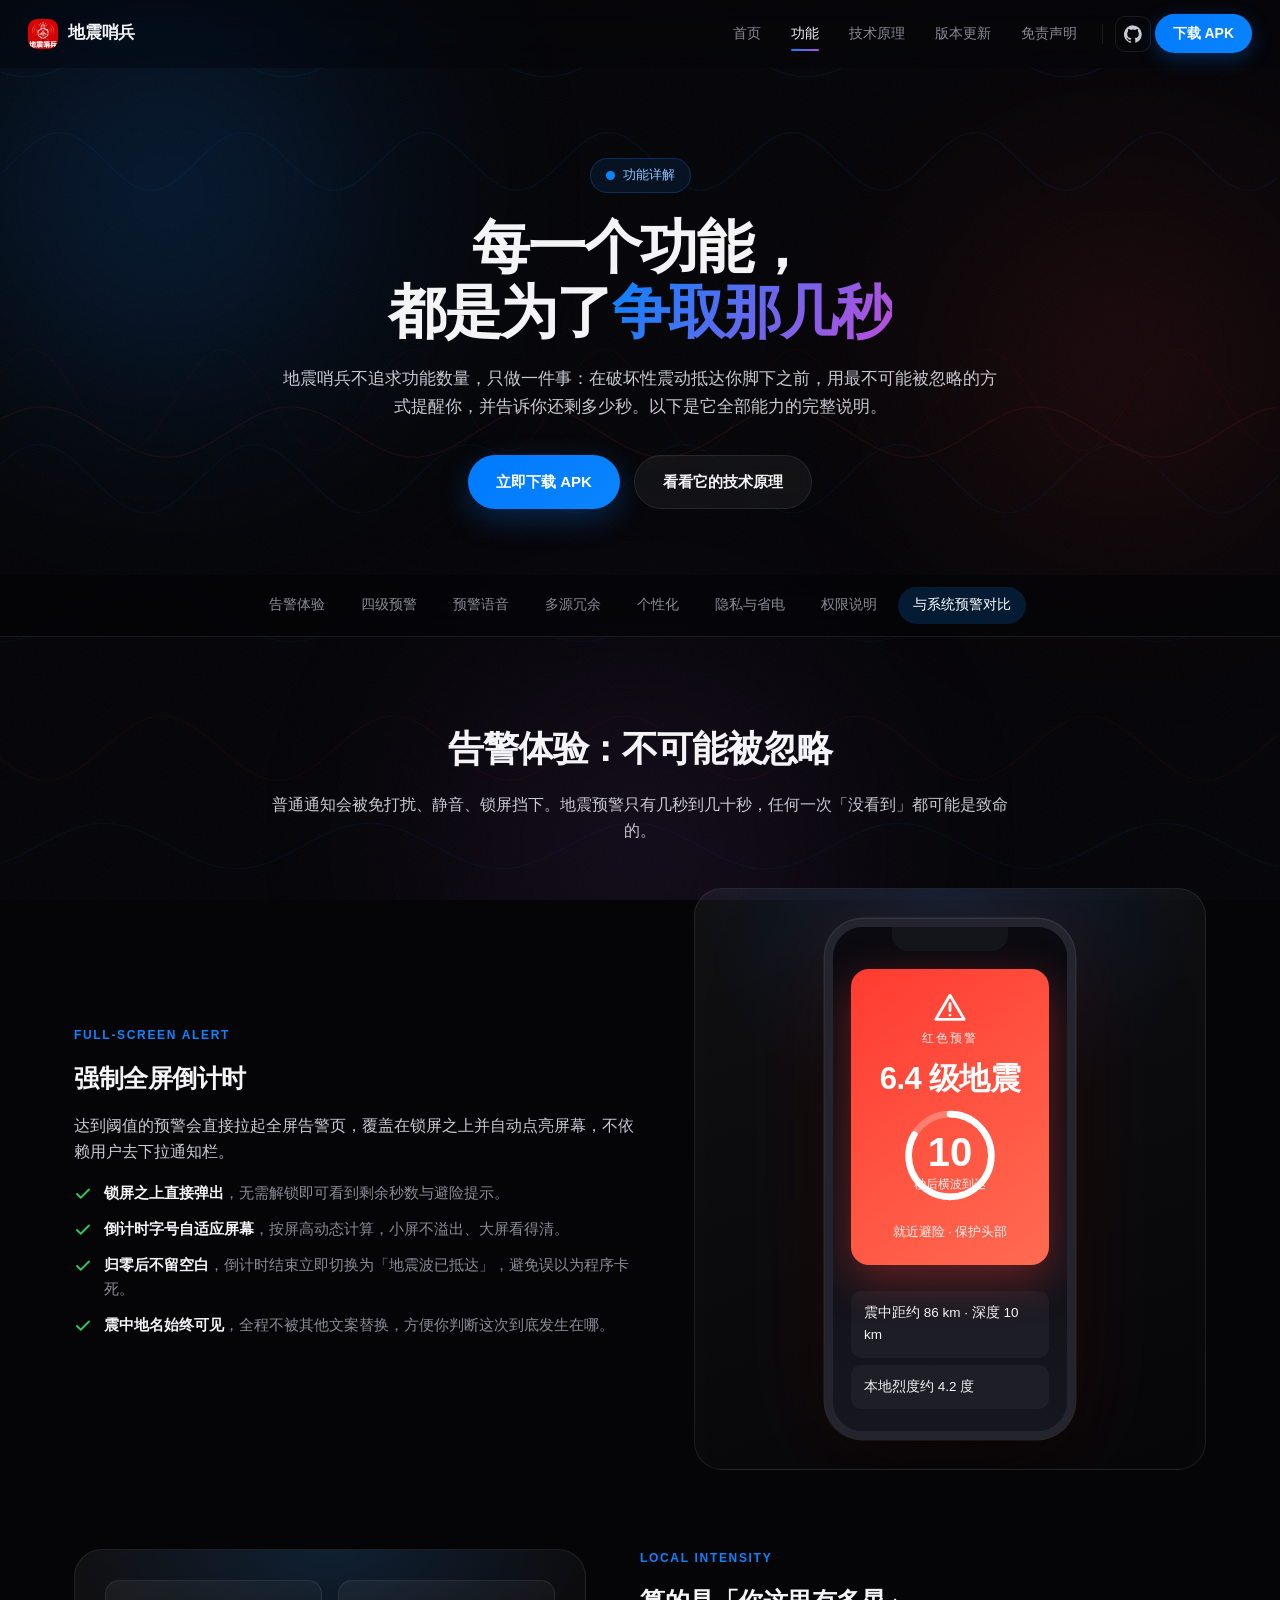
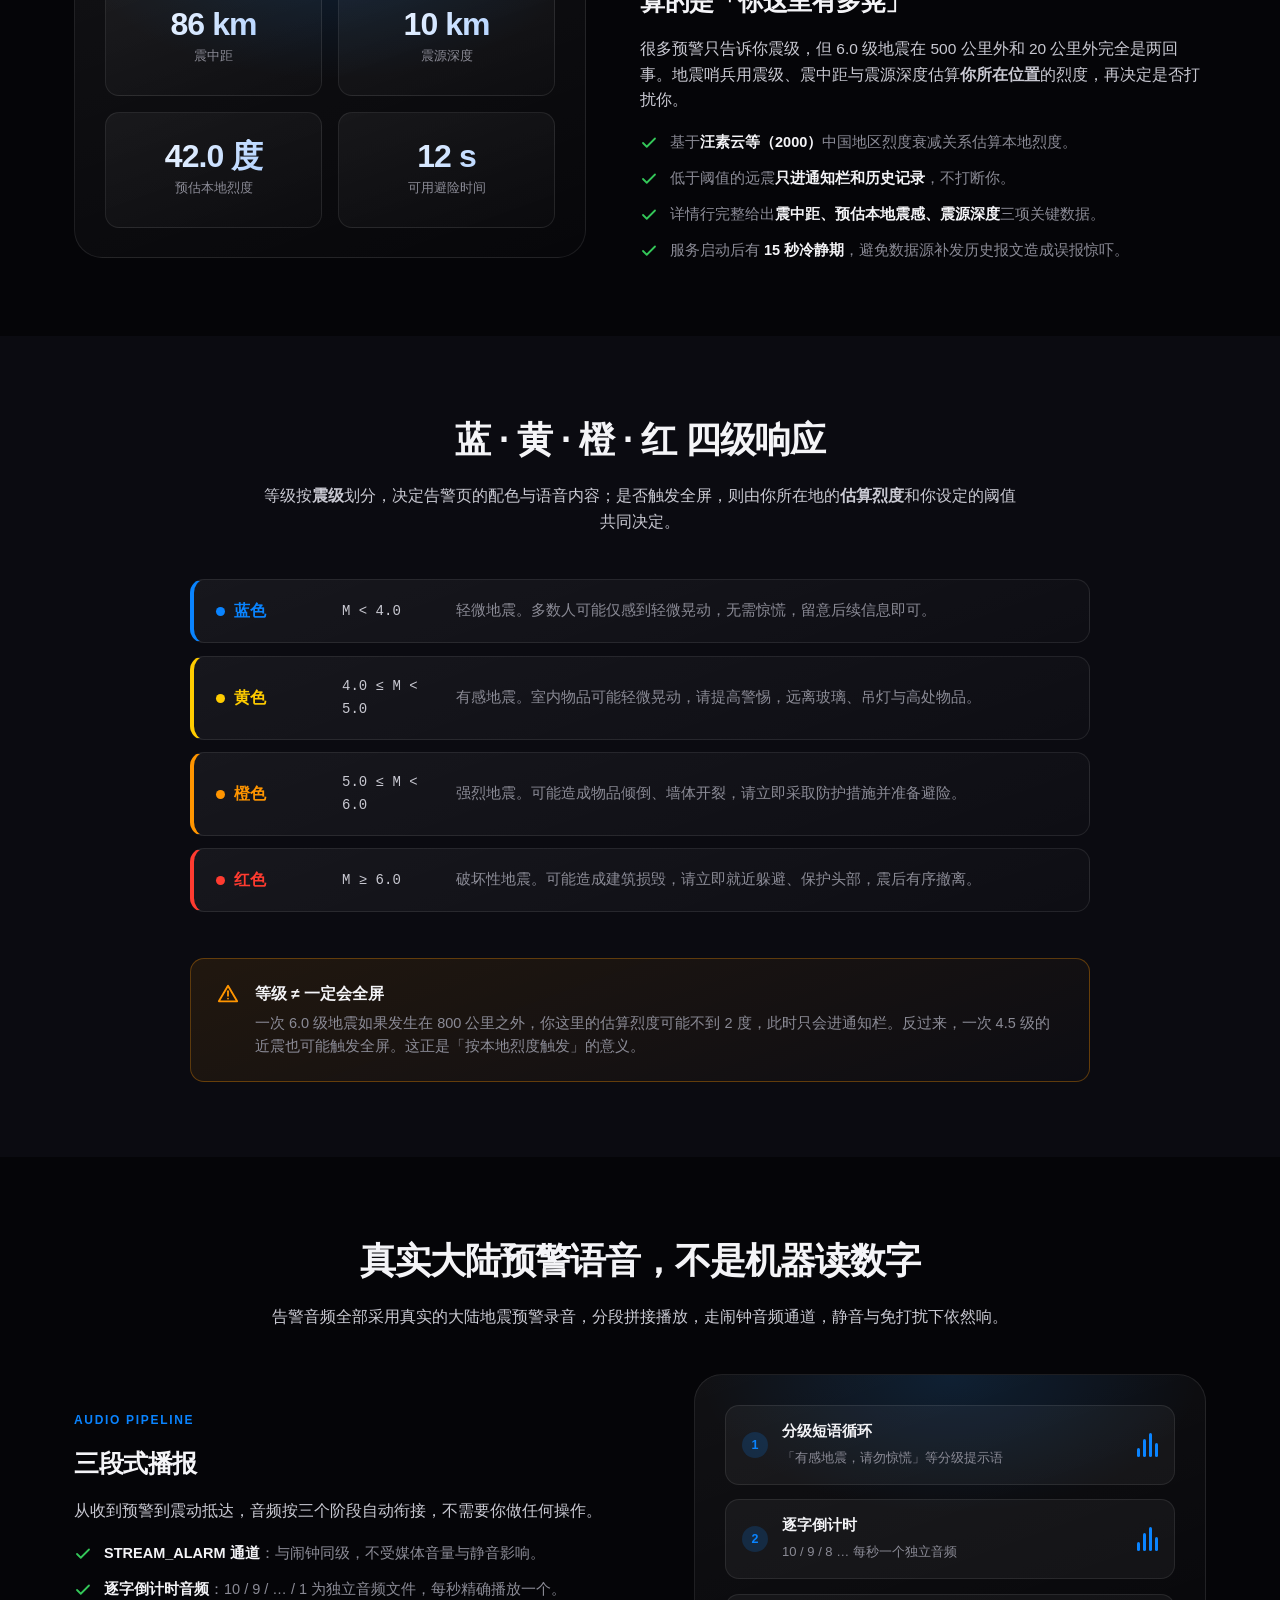
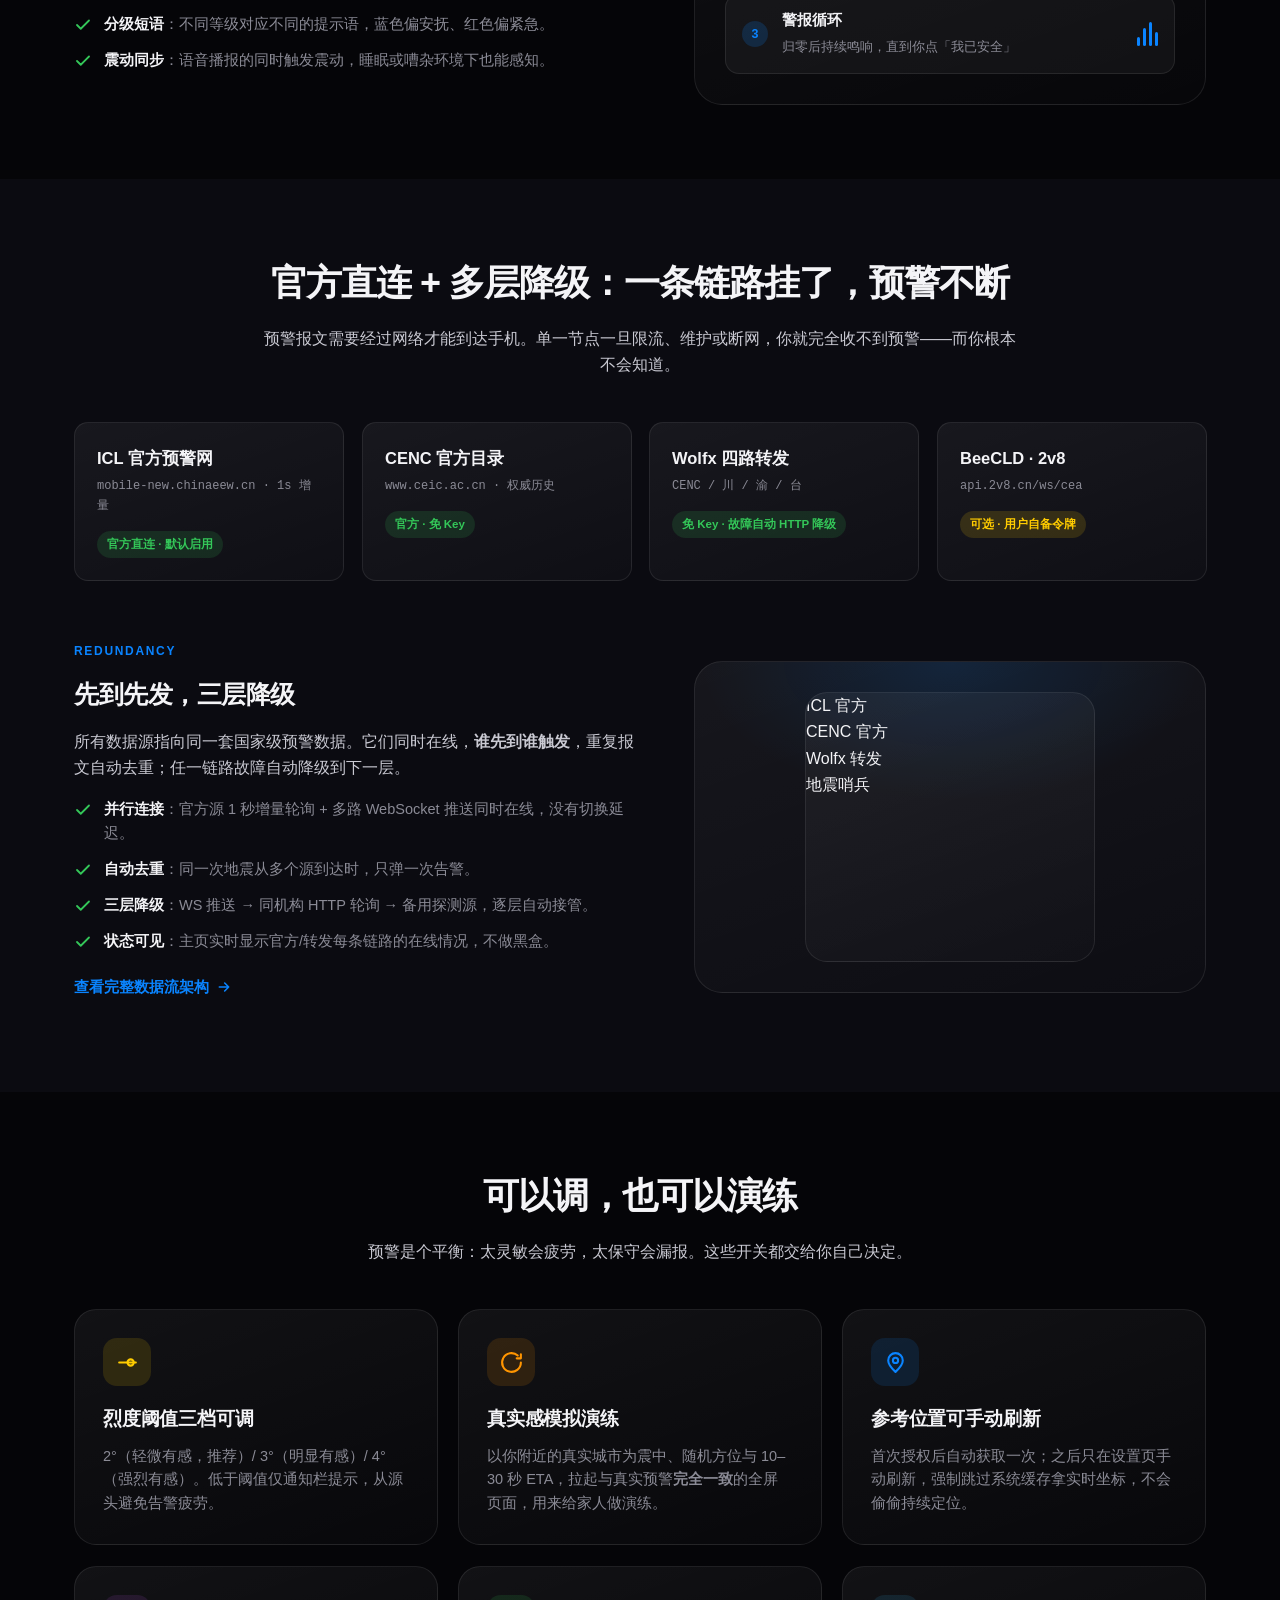
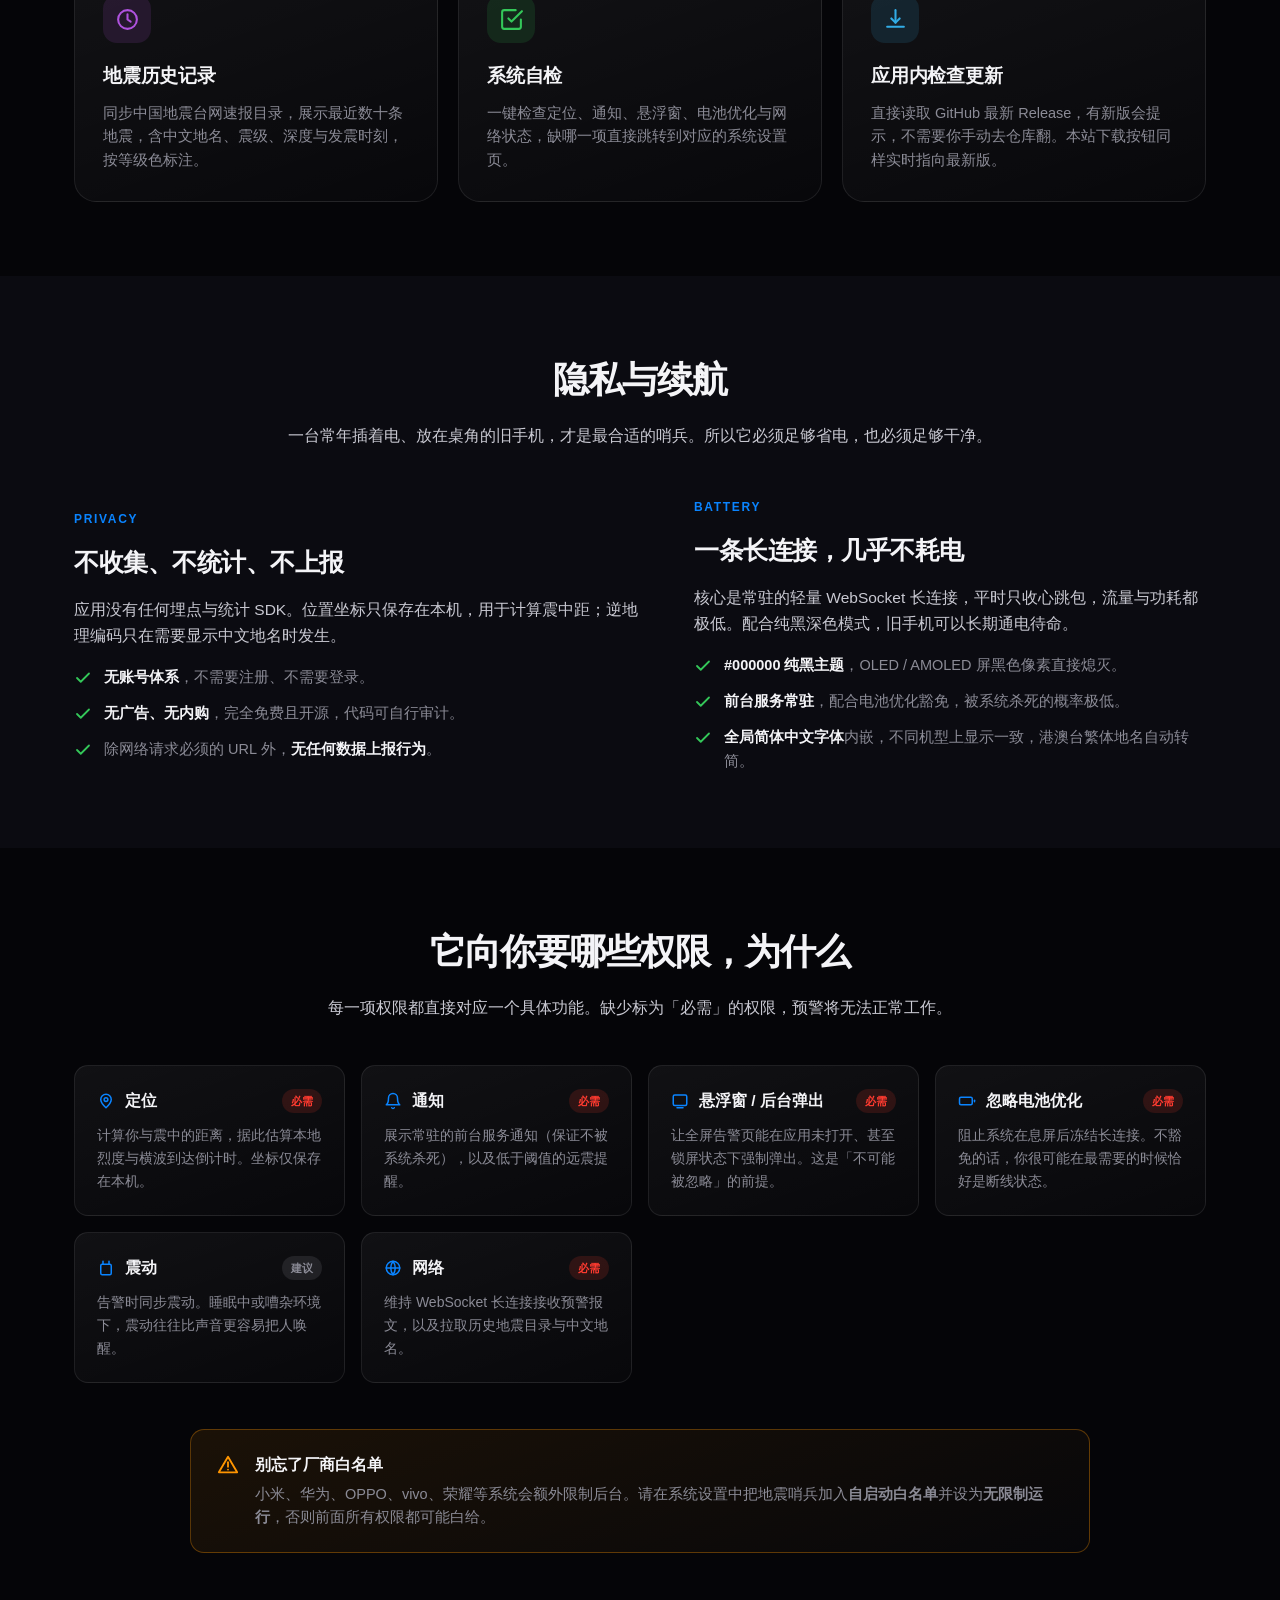
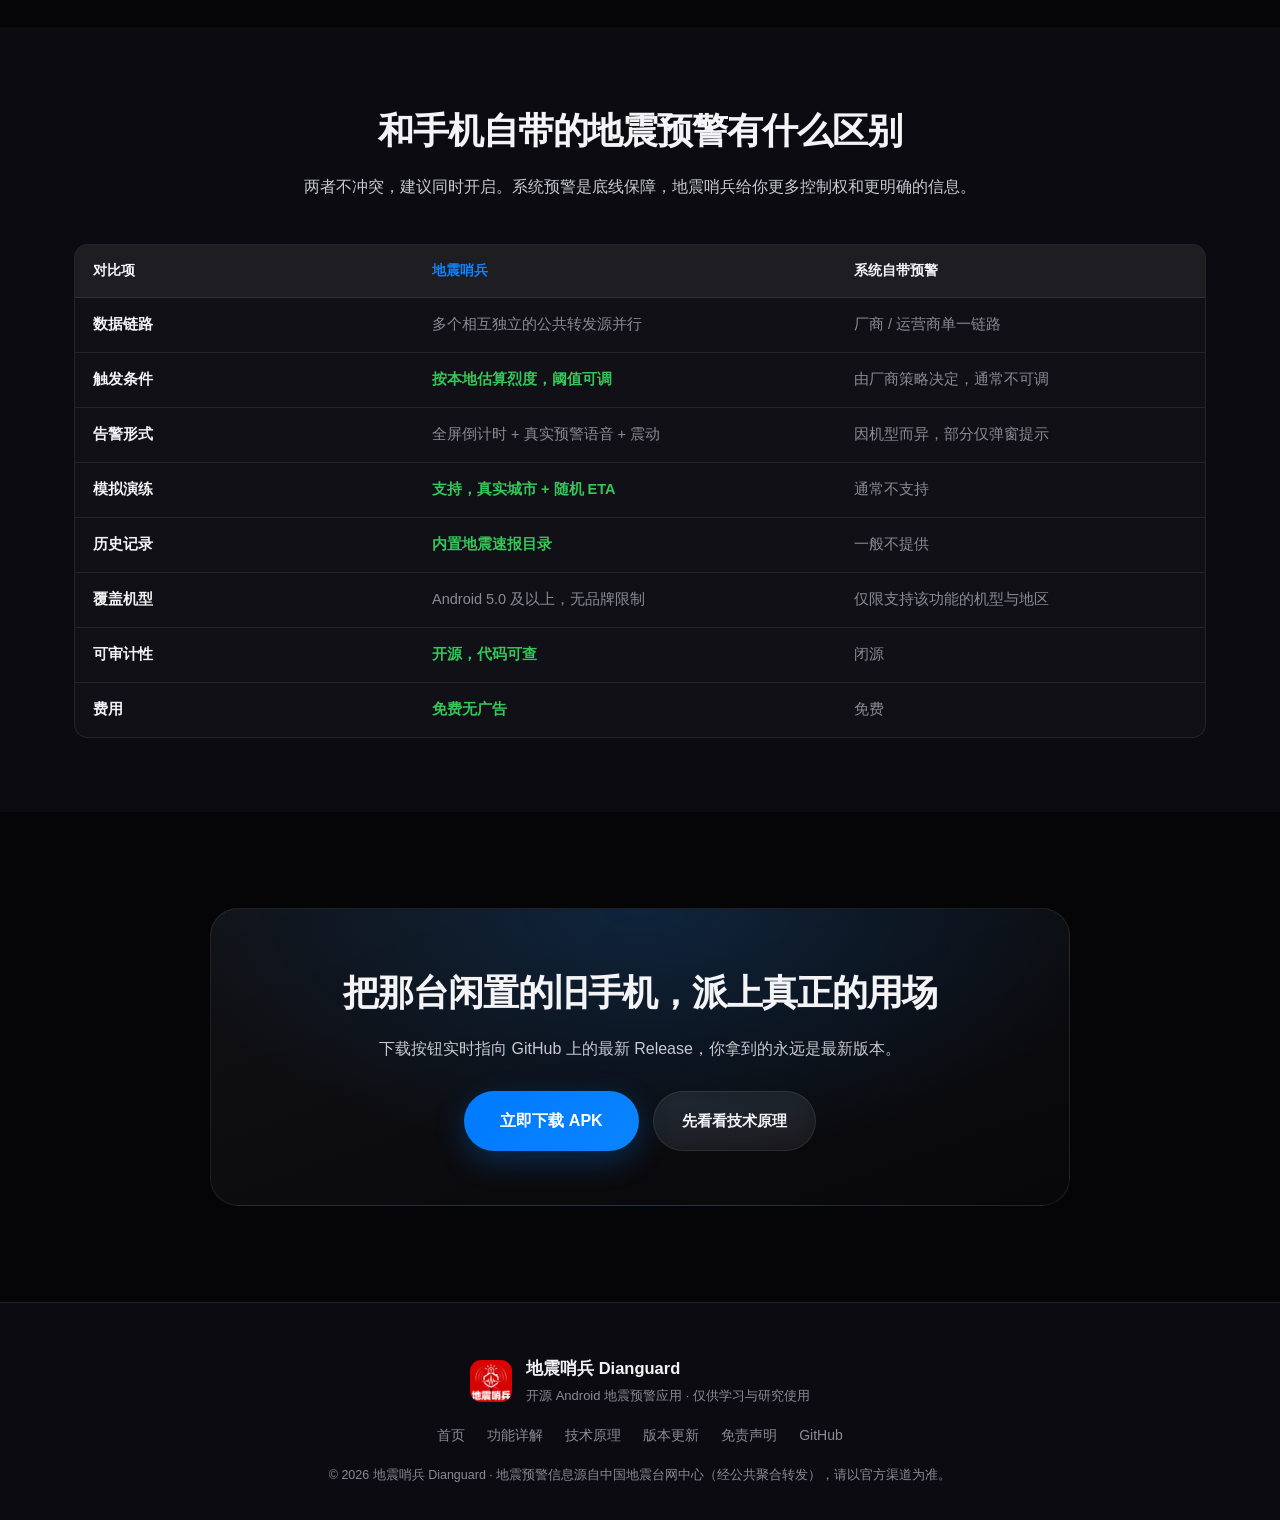
<file: features.html>
<!DOCTYPE html>
<html lang="zh-CN">
<head>
  <meta charset="UTF-8">
  <meta name="viewport" content="width=device-width, initial-scale=1.0">
  <title>功能详解 — 地震哨兵 Dianguard</title>
  <meta name="description" content="地震哨兵的完整功能说明：全屏倒计时告警、四级预警体系、真实大陆预警语音、多源冗余、烈度阈值、模拟演练、历史记录、深色省电与隐私策略。">
  <link rel="icon" type="image/png" href="assets/ic_launcher.png">
  <link rel="stylesheet" href="styles.css">
</head>
<body class="page-features">
  <div class="scroll-progress"><i></i></div>
  <canvas id="wave-canvas"></canvas>
  <div class="aurora" aria-hidden="true"><span></span><span></span><span></span></div>

  <nav class="nav" id="site-nav">
    <a class="nav-logo" href="index.html">
      <img src="assets/ic_launcher.png" alt="地震哨兵">
      <span>地震哨兵</span>
    </a>
    <button class="nav-toggle" id="nav-toggle" aria-label="打开菜单" aria-expanded="false"><i></i><i></i><i></i></button>
    <div class="nav-links" id="nav-links">
      <a href="index.html">首页</a>
      <a href="features.html" class="active">功能</a>
      <a href="how.html">技术原理</a>
      <a href="changelog.html">版本更新</a>
      <a href="disclaimer.html">免责声明</a>
      <span class="nav-sep"></span>
      <a class="nav-github" href="https://github.com/Lokeily/Earthquake-Sentinel" target="_blank" rel="noopener" aria-label="GitHub 仓库">
        <svg viewBox="0 0 24 24" fill="currentColor"><path d="M12 .5a12 12 0 0 0-3.79 23.4c.6.1.82-.26.82-.58v-2.2c-3.34.72-4.04-1.6-4.04-1.6-.55-1.4-1.34-1.77-1.34-1.77-1.1-.75.08-.73.08-.73 1.2.09 1.84 1.24 1.84 1.24 1.07 1.84 2.81 1.3 3.5 1 .1-.78.42-1.31.76-1.61-2.67-.3-5.47-1.34-5.47-5.96 0-1.32.47-2.39 1.24-3.23-.13-.3-.54-1.53.11-3.18 0 0 1.01-.32 3.3 1.23a11.4 11.4 0 0 1 6.01 0c2.29-1.55 3.3-1.23 3.3-1.23.65 1.65.24 2.88.12 3.18.77.84 1.23 1.91 1.23 3.23 0 4.63-2.8 5.65-5.48 5.95.43.37.81 1.1.81 2.22v3.29c0 .32.22.69.83.58A12 12 0 0 0 12 .5z"/></svg>
      </a>
      <a class="nav-cta" href="index.html#download">下载 APK</a>
    </div>
  </nav>

  <header class="page-hero">
    <div class="container">
      <span class="kicker"><span class="dot level-blue"></span>功能详解</span>
      <h1>每一个功能，<br>都是为了<span class="gradient-text">争取那几秒</span></h1>
      <p class="lead">地震哨兵不追求功能数量，只做一件事：在破坏性震动抵达你脚下之前，用最不可能被忽略的方式提醒你，并告诉你还剩多少秒。以下是它全部能力的完整说明。</p>
      <div class="page-actions">
        <a class="btn btn-primary" data-release-download href="https://github.com/Lokeily/Earthquake-Sentinel/releases/latest">
          <span class="dl-label">立即下载 APK</span>
        </a>
        <a class="btn btn-secondary" href="how.html">看看它的技术原理</a>
      </div>
    </div>
  </header>

  <div class="subnav" id="subnav">
    <a href="#alerting">告警体验</a>
    <a href="#levels">四级预警</a>
    <a href="#voice">预警语音</a>
    <a href="#sources">多源冗余</a>
    <a href="#control">个性化</a>
    <a href="#privacy">隐私与省电</a>
    <a href="#permissions">权限说明</a>
    <a href="#compare">与系统预警对比</a>
  </div>

  <!-- 1. 告警体验 -->
  <section id="alerting" class="fx-block">
    <div class="container">
      <div class="fx-head">
        <h2>告警体验：不可能被忽略</h2>
        <p>普通通知会被免打扰、静音、锁屏挡下。地震预警只有几秒到几十秒，任何一次「没看到」都可能是致命的。</p>
      </div>

      <div class="fx-row">
        <div class="fx-copy">
          <span class="fx-tag">Full-screen Alert</span>
          <h3>强制全屏倒计时</h3>
          <p>达到阈值的预警会直接拉起全屏告警页，覆盖在锁屏之上并自动点亮屏幕，不依赖用户去下拉通知栏。</p>
          <ul class="fx-points">
            <li><svg viewBox="0 0 24 24" fill="none" stroke="currentColor" stroke-width="2.4" stroke-linecap="round" stroke-linejoin="round"><path d="M20 6 9 17l-5-5"/></svg><span><b>锁屏之上直接弹出</b>，无需解锁即可看到剩余秒数与避险提示。</span></li>
            <li><svg viewBox="0 0 24 24" fill="none" stroke="currentColor" stroke-width="2.4" stroke-linecap="round" stroke-linejoin="round"><path d="M20 6 9 17l-5-5"/></svg><span><b>倒计时字号自适应屏幕</b>，按屏高动态计算，小屏不溢出、大屏看得清。</span></li>
            <li><svg viewBox="0 0 24 24" fill="none" stroke="currentColor" stroke-width="2.4" stroke-linecap="round" stroke-linejoin="round"><path d="M20 6 9 17l-5-5"/></svg><span><b>归零后不留空白</b>，倒计时结束立即切换为「地震波已抵达」，避免误以为程序卡死。</span></li>
            <li><svg viewBox="0 0 24 24" fill="none" stroke="currentColor" stroke-width="2.4" stroke-linecap="round" stroke-linejoin="round"><path d="M20 6 9 17l-5-5"/></svg><span><b>震中地名始终可见</b>，全程不被其他文案替换，方便你判断这次到底发生在哪。</span></li>
          </ul>
        </div>
        <div class="fx-visual">
          <div class="phone small">
            <div class="phone-notch"></div>
            <div class="phone-screen">
              <div class="alert-card red">
                <div class="alert-icon">
                  <svg viewBox="0 0 24 24" fill="none" stroke="currentColor" stroke-width="2" stroke-linecap="round" stroke-linejoin="round"><path d="M12 3 2 20h20L12 3z"/><path d="M12 9v5"/><path d="M12 17h.01"/></svg>
                </div>
                <div class="alert-level">红色预警</div>
                <div class="alert-mag">6.4 级地震</div>
                <div class="alert-eta">
                  <svg class="eta-ring" viewBox="0 0 100 100" aria-hidden="true">
                    <circle class="eta-ring-bg" cx="50" cy="50" r="44"></circle>
                    <circle class="eta-ring-fg" cx="50" cy="50" r="44"></circle>
                  </svg>
                  <span class="count">12</span>
                  <span class="eta-label">秒后横波到达</span>
                </div>
                <div class="alert-tip">就近避险 · 保护头部</div>
              </div>
              <div class="mock-list compact" style="margin-top:auto">
                <div class="mock-item">震中距约 86 km · 深度 10 km</div>
                <div class="mock-item">本地烈度约 4.2 度</div>
              </div>
            </div>
          </div>
        </div>
      </div>

      <div class="fx-row reverse">
        <div class="fx-copy">
          <span class="fx-tag">Local Intensity</span>
          <h3>算的是「你这里有多晃」</h3>
          <p>很多预警只告诉你震级，但 6.0 级地震在 500 公里外和 20 公里外完全是两回事。地震哨兵用震级、震中距与震源深度估算<strong>你所在位置</strong>的烈度，再决定是否打扰你。</p>
          <ul class="fx-points">
            <li><svg viewBox="0 0 24 24" fill="none" stroke="currentColor" stroke-width="2.4" stroke-linecap="round" stroke-linejoin="round"><path d="M20 6 9 17l-5-5"/></svg><span>基于<b>汪素云等（2000）</b>中国地区烈度衰减关系估算本地烈度。</span></li>
            <li><svg viewBox="0 0 24 24" fill="none" stroke="currentColor" stroke-width="2.4" stroke-linecap="round" stroke-linejoin="round"><path d="M20 6 9 17l-5-5"/></svg><span>低于阈值的远震<b>只进通知栏和历史记录</b>，不打断你。</span></li>
            <li><svg viewBox="0 0 24 24" fill="none" stroke="currentColor" stroke-width="2.4" stroke-linecap="round" stroke-linejoin="round"><path d="M20 6 9 17l-5-5"/></svg><span>详情行完整给出<b>震中距、预估本地震感、震源深度</b>三项关键数据。</span></li>
            <li><svg viewBox="0 0 24 24" fill="none" stroke="currentColor" stroke-width="2.4" stroke-linecap="round" stroke-linejoin="round"><path d="M20 6 9 17l-5-5"/></svg><span>服务启动后有 <b>15 秒冷静期</b>，避免数据源补发历史报文造成误报惊吓。</span></li>
          </ul>
        </div>
        <div class="fx-visual">
          <div class="stat-strip" style="grid-template-columns:1fr 1fr;max-width:none;width:100%">
            <div class="stat-cell"><b data-count="86" data-suffix=" km">0 km</b><span>震中距</span></div>
            <div class="stat-cell"><b data-count="10" data-suffix=" km">0 km</b><span>震源深度</span></div>
            <div class="stat-cell"><b data-count="42" data-decimal="1" data-suffix=" 度">0 度</b><span>预估本地烈度</span></div>
            <div class="stat-cell"><b data-count="12" data-suffix=" s">0 s</b><span>可用避险时间</span></div>
          </div>
        </div>
      </div>
    </div>
  </section>

  <!-- 2. 四级预警 -->
  <section id="levels" class="fx-block">
    <div class="container">
      <div class="fx-head">
        <h2>蓝 · 黄 · 橙 · 红 四级响应</h2>
        <p>等级按<strong>震级</strong>划分，决定告警页的配色与语音内容；是否触发全屏，则由你所在地的<strong>估算烈度</strong>和你设定的阈值共同决定。</p>
      </div>
      <div class="level-table">
        <div class="level-row blue">
          <div class="level-name"><span class="dot level-blue"></span>蓝色</div>
          <div class="level-mag">M &lt; 4.0</div>
          <div class="level-desc">轻微地震。多数人可能仅感到轻微晃动，无需惊慌，留意后续信息即可。</div>
        </div>
        <div class="level-row yellow">
          <div class="level-name"><span class="dot level-yellow"></span>黄色</div>
          <div class="level-mag">4.0 ≤ M &lt; 5.0</div>
          <div class="level-desc">有感地震。室内物品可能轻微晃动，请提高警惕，远离玻璃、吊灯与高处物品。</div>
        </div>
        <div class="level-row orange">
          <div class="level-name"><span class="dot level-orange"></span>橙色</div>
          <div class="level-mag">5.0 ≤ M &lt; 6.0</div>
          <div class="level-desc">强烈地震。可能造成物品倾倒、墙体开裂，请立即采取防护措施并准备避险。</div>
        </div>
        <div class="level-row red">
          <div class="level-name"><span class="dot level-red"></span>红色</div>
          <div class="level-mag">M ≥ 6.0</div>
          <div class="level-desc">破坏性地震。可能造成建筑损毁，请立即就近躲避、保护头部，震后有序撤离。</div>
        </div>
      </div>
      <div class="callout">
        <svg viewBox="0 0 24 24" fill="none" stroke="currentColor" stroke-width="2" stroke-linecap="round" stroke-linejoin="round"><path d="M12 3 2 20h20L12 3z"/><path d="M12 9v5"/><path d="M12 17h.01"/></svg>
        <div>
          <b>等级 ≠ 一定会全屏</b>
          <p>一次 6.0 级地震如果发生在 800 公里之外，你这里的估算烈度可能不到 2 度，此时只会进通知栏。反过来，一次 4.5 级的近震也可能触发全屏。这正是「按本地烈度触发」的意义。</p>
        </div>
      </div>
    </div>
  </section>

  <!-- 3. 语音 -->
  <section id="voice" class="fx-block">
    <div class="container">
      <div class="fx-head">
        <h2>真实大陆预警语音，不是机器读数字</h2>
        <p>告警音频全部采用真实的大陆地震预警录音，分段拼接播放，走闹钟音频通道，静音与免打扰下依然响。</p>
      </div>
      <div class="fx-row">
        <div class="fx-copy">
          <span class="fx-tag">Audio Pipeline</span>
          <h3>三段式播报</h3>
          <p>从收到预警到震动抵达，音频按三个阶段自动衔接，不需要你做任何操作。</p>
          <ul class="fx-points">
            <li><svg viewBox="0 0 24 24" fill="none" stroke="currentColor" stroke-width="2.4" stroke-linecap="round" stroke-linejoin="round"><path d="M20 6 9 17l-5-5"/></svg><span><b>STREAM_ALARM 通道</b>：与闹钟同级，不受媒体音量与静音影响。</span></li>
            <li><svg viewBox="0 0 24 24" fill="none" stroke="currentColor" stroke-width="2.4" stroke-linecap="round" stroke-linejoin="round"><path d="M20 6 9 17l-5-5"/></svg><span><b>逐字倒计时音频</b>：10 / 9 / … / 1 为独立音频文件，每秒精确播放一个。</span></li>
            <li><svg viewBox="0 0 24 24" fill="none" stroke="currentColor" stroke-width="2.4" stroke-linecap="round" stroke-linejoin="round"><path d="M20 6 9 17l-5-5"/></svg><span><b>分级短语</b>：不同等级对应不同的提示语，蓝色偏安抚、红色偏紧急。</span></li>
            <li><svg viewBox="0 0 24 24" fill="none" stroke="currentColor" stroke-width="2.4" stroke-linecap="round" stroke-linejoin="round"><path d="M20 6 9 17l-5-5"/></svg><span><b>震动同步</b>：语音播报的同时触发震动，睡眠或嘈杂环境下也能感知。</span></li>
          </ul>
        </div>
        <div class="fx-visual">
          <div class="voice-seq">
            <div class="vs-item">
              <span class="vs-idx">1</span>
              <div class="vs-body"><b>分级短语循环</b><span>「有感地震，请勿惊慌」等分级提示语</span></div>
              <div class="vs-bars"><i></i><i></i><i></i><i></i></div>
            </div>
            <div class="vs-item">
              <span class="vs-idx">2</span>
              <div class="vs-body"><b>逐字倒计时</b><span>10 / 9 / 8 … 每秒一个独立音频</span></div>
              <div class="vs-bars"><i></i><i></i><i></i><i></i></div>
            </div>
            <div class="vs-item">
              <span class="vs-idx">3</span>
              <div class="vs-body"><b>警报循环</b><span>归零后持续鸣响，直到你点「我已安全」</span></div>
              <div class="vs-bars"><i></i><i></i><i></i><i></i></div>
            </div>
          </div>
        </div>
      </div>
    </div>
  </section>

  <!-- 4. 多源 -->
  <section id="sources" class="fx-block">
    <div class="container">
      <div class="fx-head">
        <h2>官方直连 + 多层降级：一条链路挂了，预警不断</h2>
        <p>预警报文需要经过网络才能到达手机。单一节点一旦限流、维护或断网，你就完全收不到预警——而你根本不会知道。</p>
      </div>
      <div class="source-grid">
        <div class="source-card">
          <div class="source-name">ICL 官方预警网</div>
          <div class="source-url">mobile-new.chinaeew.cn · 1s 增量</div>
          <span class="badge free">官方直连 · 默认启用</span>
        </div>
        <div class="source-card">
          <div class="source-name">CENC 官方目录</div>
          <div class="source-url">www.ceic.ac.cn · 权威历史</div>
          <span class="badge free">官方 · 免 Key</span>
        </div>
        <div class="source-card">
          <div class="source-name">Wolfx 四路转发</div>
          <div class="source-url">CENC / 川 / 渝 / 台</div>
          <span class="badge free">免 Key · 故障自动 HTTP 降级</span>
        </div>
        <div class="source-card">
          <div class="source-name">BeeCLD · 2v8</div>
          <div class="source-url">api.2v8.cn/ws/cea</div>
          <span class="badge token">可选 · 用户自备令牌</span>
        </div>
      </div>
      <div class="fx-row" style="margin-top:56px">
        <div class="fx-copy">
          <span class="fx-tag">Redundancy</span>
          <h3>先到先发，三层降级</h3>
          <p>所有数据源指向同一套国家级预警数据。它们同时在线，<strong>谁先到谁触发</strong>，重复报文自动去重；任一链路故障自动降级到下一层。</p>
          <ul class="fx-points">
            <li><svg viewBox="0 0 24 24" fill="none" stroke="currentColor" stroke-width="2.4" stroke-linecap="round" stroke-linejoin="round"><path d="M20 6 9 17l-5-5"/></svg><span><b>并行连接</b>：官方源 1 秒增量轮询 + 多路 WebSocket 推送同时在线，没有切换延迟。</span></li>
            <li><svg viewBox="0 0 24 24" fill="none" stroke="currentColor" stroke-width="2.4" stroke-linecap="round" stroke-linejoin="round"><path d="M20 6 9 17l-5-5"/></svg><span><b>自动去重</b>：同一次地震从多个源到达时，只弹一次告警。</span></li>
            <li><svg viewBox="0 0 24 24" fill="none" stroke="currentColor" stroke-width="2.4" stroke-linecap="round" stroke-linejoin="round"><path d="M20 6 9 17l-5-5"/></svg><span><b>三层降级</b>：WS 推送 → 同机构 HTTP 轮询 → 备用探测源，逐层自动接管。</span></li>
            <li><svg viewBox="0 0 24 24" fill="none" stroke="currentColor" stroke-width="2.4" stroke-linecap="round" stroke-linejoin="round"><path d="M20 6 9 17l-5-5"/></svg><span><b>状态可见</b>：主页实时显示官方/转发每条链路的在线情况，不做黑盒。</span></li>
          </ul>
          <p style="margin-top:20px"><a class="link-arrow" href="how.html#arch">查看完整数据流架构<svg viewBox="0 0 24 24" fill="none" stroke="currentColor" stroke-width="2.4" stroke-linecap="round" stroke-linejoin="round"><path d="M5 12h14M13 6l6 6-6 6"/></svg></a></p>
        </div>
        <div class="fx-visual">
          <div class="reliability-graph" style="flex:none;width:100%;max-width:290px;height:270px">
            <div class="rg-source">ICL 官方</div>
            <div class="rg-source">CENC 官方</div>
            <div class="rg-source">Wolfx 转发</div>
            <div class="rg-hub">地震哨兵</div>
            <svg class="rg-lines" viewBox="0 0 200 220" preserveAspectRatio="none">
              <line x1="100" y1="30" x2="100" y2="180"></line>
              <line x1="44" y1="72" x2="100" y2="180"></line>
              <line x1="156" y1="72" x2="100" y2="180"></line>
            </svg>
          </div>
        </div>
      </div>
    </div>
  </section>

  <!-- 5. 个性化 -->
  <section id="control" class="fx-block">
    <div class="container">
      <div class="fx-head">
        <h2>可以调，也可以演练</h2>
        <p>预警是个平衡：太灵敏会疲劳，太保守会漏报。这些开关都交给你自己决定。</p>
      </div>
      <div class="feature-grid">
        <div class="feature-card">
          <div class="feature-icon yellow">
            <svg viewBox="0 0 24 24" fill="none" stroke="currentColor" stroke-width="2" stroke-linecap="round" stroke-linejoin="round"><path d="M4 12h16"/><circle cx="15" cy="12" r="3"/></svg>
          </div>
          <h3>烈度阈值三档可调</h3>
          <p>2°（轻微有感，推荐）/ 3°（明显有感）/ 4°（强烈有感）。低于阈值仅通知栏提示，从源头避免告警疲劳。</p>
        </div>
        <div class="feature-card">
          <div class="feature-icon orange">
            <svg viewBox="0 0 24 24" fill="none" stroke="currentColor" stroke-width="2" stroke-linecap="round" stroke-linejoin="round"><path d="M21 12a9 9 0 1 1-3-6.7"/><path d="M21 4v4h-4"/></svg>
          </div>
          <h3>真实感模拟演练</h3>
          <p>以你附近的真实城市为震中、随机方位与 10–30 秒 ETA，拉起与真实预警<strong>完全一致</strong>的全屏页面，用来给家人做演练。</p>
        </div>
        <div class="feature-card">
          <div class="feature-icon blue">
            <svg viewBox="0 0 24 24" fill="none" stroke="currentColor" stroke-width="2" stroke-linecap="round" stroke-linejoin="round"><path d="M12 21s-7-6.5-7-11a7 7 0 0 1 14 0c0 4.5-7 11-7 11z"/><circle cx="12" cy="10" r="2.5"/></svg>
          </div>
          <h3>参考位置可手动刷新</h3>
          <p>首次授权后自动获取一次；之后只在设置页手动刷新，强制跳过系统缓存拿实时坐标，不会偷偷持续定位。</p>
        </div>
        <div class="feature-card">
          <div class="feature-icon purple">
            <svg viewBox="0 0 24 24" fill="none" stroke="currentColor" stroke-width="2" stroke-linecap="round" stroke-linejoin="round"><circle cx="12" cy="12" r="9"/><path d="M12 7v5l3 2"/></svg>
          </div>
          <h3>地震历史记录</h3>
          <p>同步中国地震台网速报目录，展示最近数十条地震，含中文地名、震级、深度与发震时刻，按等级色标注。</p>
        </div>
        <div class="feature-card">
          <div class="feature-icon green">
            <svg viewBox="0 0 24 24" fill="none" stroke="currentColor" stroke-width="2" stroke-linecap="round" stroke-linejoin="round"><path d="M9 11l3 3L22 4"/><path d="M21 12v7a2 2 0 0 1-2 2H5a2 2 0 0 1-2-2V5a2 2 0 0 1 2-2h11"/></svg>
          </div>
          <h3>系统自检</h3>
          <p>一键检查定位、通知、悬浮窗、电池优化与网络状态，缺哪一项直接跳转到对应的系统设置页。</p>
        </div>
        <div class="feature-card">
          <div class="feature-icon cyan">
            <svg viewBox="0 0 24 24" fill="none" stroke="currentColor" stroke-width="2" stroke-linecap="round" stroke-linejoin="round"><path d="M12 3v12"/><path d="M8 11l4 4 4-4"/><path d="M4 19h16"/></svg>
          </div>
          <h3>应用内检查更新</h3>
          <p>直接读取 GitHub 最新 Release，有新版会提示，不需要你手动去仓库翻。本站下载按钮同样实时指向最新版。</p>
        </div>
      </div>
    </div>
  </section>

  <!-- 6. 隐私省电 -->
  <section id="privacy" class="fx-block">
    <div class="container">
      <div class="fx-head">
        <h2>隐私与续航</h2>
        <p>一台常年插着电、放在桌角的旧手机，才是最合适的哨兵。所以它必须足够省电，也必须足够干净。</p>
      </div>
      <div class="fx-row">
        <div class="fx-copy">
          <span class="fx-tag">Privacy</span>
          <h3>不收集、不统计、不上报</h3>
          <p>应用没有任何埋点与统计 SDK。位置坐标只保存在本机，用于计算震中距；逆地理编码只在需要显示中文地名时发生。</p>
          <ul class="fx-points">
            <li><svg viewBox="0 0 24 24" fill="none" stroke="currentColor" stroke-width="2.4" stroke-linecap="round" stroke-linejoin="round"><path d="M20 6 9 17l-5-5"/></svg><span><b>无账号体系</b>，不需要注册、不需要登录。</span></li>
            <li><svg viewBox="0 0 24 24" fill="none" stroke="currentColor" stroke-width="2.4" stroke-linecap="round" stroke-linejoin="round"><path d="M20 6 9 17l-5-5"/></svg><span><b>无广告、无内购</b>，完全免费且开源，代码可自行审计。</span></li>
            <li><svg viewBox="0 0 24 24" fill="none" stroke="currentColor" stroke-width="2.4" stroke-linecap="round" stroke-linejoin="round"><path d="M20 6 9 17l-5-5"/></svg><span>除网络请求必须的 URL 外，<b>无任何数据上报行为</b>。</span></li>
          </ul>
        </div>
        <div class="fx-copy">
          <span class="fx-tag">Battery</span>
          <h3>一条长连接，几乎不耗电</h3>
          <p>核心是常驻的轻量 WebSocket 长连接，平时只收心跳包，流量与功耗都极低。配合纯黑深色模式，旧手机可以长期通电待命。</p>
          <ul class="fx-points">
            <li><svg viewBox="0 0 24 24" fill="none" stroke="currentColor" stroke-width="2.4" stroke-linecap="round" stroke-linejoin="round"><path d="M20 6 9 17l-5-5"/></svg><span><b>#000000 纯黑主题</b>，OLED / AMOLED 屏黑色像素直接熄灭。</span></li>
            <li><svg viewBox="0 0 24 24" fill="none" stroke="currentColor" stroke-width="2.4" stroke-linecap="round" stroke-linejoin="round"><path d="M20 6 9 17l-5-5"/></svg><span><b>前台服务常驻</b>，配合电池优化豁免，被系统杀死的概率极低。</span></li>
            <li><svg viewBox="0 0 24 24" fill="none" stroke="currentColor" stroke-width="2.4" stroke-linecap="round" stroke-linejoin="round"><path d="M20 6 9 17l-5-5"/></svg><span><b>全局简体中文字体</b>内嵌，不同机型上显示一致，港澳台繁体地名自动转简。</span></li>
          </ul>
        </div>
      </div>
    </div>
  </section>

  <!-- 7. 权限 -->
  <section id="permissions" class="fx-block">
    <div class="container">
      <div class="fx-head">
        <h2>它向你要哪些权限，为什么</h2>
        <p>每一项权限都直接对应一个具体功能。缺少标为「必需」的权限，预警将无法正常工作。</p>
      </div>
      <div class="perm-grid">
        <div class="perm-card">
          <div class="perm-top">
            <svg viewBox="0 0 24 24" fill="none" stroke="currentColor" stroke-width="2" stroke-linecap="round" stroke-linejoin="round"><path d="M12 21s-7-6.5-7-11a7 7 0 0 1 14 0c0 4.5-7 11-7 11z"/><circle cx="12" cy="10" r="2.5"/></svg>
            <b>定位</b><span class="perm-req">必需</span>
          </div>
          <p>计算你与震中的距离，据此估算本地烈度与横波到达倒计时。坐标仅保存在本机。</p>
        </div>
        <div class="perm-card">
          <div class="perm-top">
            <svg viewBox="0 0 24 24" fill="none" stroke="currentColor" stroke-width="2" stroke-linecap="round" stroke-linejoin="round"><path d="M6 8a6 6 0 0 1 12 0c0 7 3 9 3 9H3s3-2 3-9"/><path d="M10.3 21a1.94 1.94 0 0 0 3.4 0"/></svg>
            <b>通知</b><span class="perm-req">必需</span>
          </div>
          <p>展示常驻的前台服务通知（保证不被系统杀死），以及低于阈值的远震提醒。</p>
        </div>
        <div class="perm-card">
          <div class="perm-top">
            <svg viewBox="0 0 24 24" fill="none" stroke="currentColor" stroke-width="2" stroke-linecap="round" stroke-linejoin="round"><rect x="3" y="4" width="18" height="14" rx="2"/><path d="M8 21h8"/></svg>
            <b>悬浮窗 / 后台弹出</b><span class="perm-req">必需</span>
          </div>
          <p>让全屏告警页能在应用未打开、甚至锁屏状态下强制弹出。这是「不可能被忽略」的前提。</p>
        </div>
        <div class="perm-card">
          <div class="perm-top">
            <svg viewBox="0 0 24 24" fill="none" stroke="currentColor" stroke-width="2" stroke-linecap="round" stroke-linejoin="round"><rect x="2" y="7" width="17" height="10" rx="2"/><path d="M22 11v2"/></svg>
            <b>忽略电池优化</b><span class="perm-req">必需</span>
          </div>
          <p>阻止系统在息屏后冻结长连接。不豁免的话，你很可能在最需要的时候恰好是断线状态。</p>
        </div>
        <div class="perm-card">
          <div class="perm-top">
            <svg viewBox="0 0 24 24" fill="none" stroke="currentColor" stroke-width="2" stroke-linecap="round" stroke-linejoin="round"><path d="M8 3v4M16 3v4"/><rect x="5" y="7" width="14" height="14" rx="2"/></svg>
            <b>震动</b><span class="perm-req opt">建议</span>
          </div>
          <p>告警时同步震动。睡眠中或嘈杂环境下，震动往往比声音更容易把人唤醒。</p>
        </div>
        <div class="perm-card">
          <div class="perm-top">
            <svg viewBox="0 0 24 24" fill="none" stroke="currentColor" stroke-width="2" stroke-linecap="round" stroke-linejoin="round"><circle cx="12" cy="12" r="9"/><path d="M3 12h18M12 3a15 15 0 0 1 0 18a15 15 0 0 1 0-18z"/></svg>
            <b>网络</b><span class="perm-req">必需</span>
          </div>
          <p>维持 WebSocket 长连接接收预警报文，以及拉取历史地震目录与中文地名。</p>
        </div>
      </div>
      <div class="callout">
        <svg viewBox="0 0 24 24" fill="none" stroke="currentColor" stroke-width="2" stroke-linecap="round" stroke-linejoin="round"><path d="M12 3 2 20h20L12 3z"/><path d="M12 9v5"/><path d="M12 17h.01"/></svg>
        <div>
          <b>别忘了厂商白名单</b>
          <p>小米、华为、OPPO、vivo、荣耀等系统会额外限制后台。请在系统设置中把地震哨兵加入<strong>自启动白名单</strong>并设为<strong>无限制运行</strong>，否则前面所有权限都可能白给。</p>
        </div>
      </div>
    </div>
  </section>

  <!-- 8. 对比 -->
  <section id="compare" class="fx-block">
    <div class="container">
      <div class="fx-head">
        <h2>和手机自带的地震预警有什么区别</h2>
        <p>两者不冲突，建议同时开启。系统预警是底线保障，地震哨兵给你更多控制权和更明确的信息。</p>
      </div>
      <div class="table-wrap">
        <table class="cmp-table">
          <thead>
            <tr><th>对比项</th><th>地震哨兵</th><th>系统自带预警</th></tr>
          </thead>
          <tbody>
            <tr><td>数据链路</td><td>多个相互独立的公共转发源并行</td><td>厂商 / 运营商单一链路</td></tr>
            <tr><td>触发条件</td><td><span class="cmp-yes">按本地估算烈度，阈值可调</span></td><td>由厂商策略决定，通常不可调</td></tr>
            <tr><td>告警形式</td><td>全屏倒计时 + 真实预警语音 + 震动</td><td>因机型而异，部分仅弹窗提示</td></tr>
            <tr><td>模拟演练</td><td><span class="cmp-yes">支持，真实城市 + 随机 ETA</span></td><td><span class="cmp-no">通常不支持</span></td></tr>
            <tr><td>历史记录</td><td><span class="cmp-yes">内置地震速报目录</span></td><td><span class="cmp-no">一般不提供</span></td></tr>
            <tr><td>覆盖机型</td><td>Android 5.0 及以上，无品牌限制</td><td>仅限支持该功能的机型与地区</td></tr>
            <tr><td>可审计性</td><td><span class="cmp-yes">开源，代码可查</span></td><td><span class="cmp-no">闭源</span></td></tr>
            <tr><td>费用</td><td><span class="cmp-yes">免费无广告</span></td><td>免费</td></tr>
          </tbody>
        </table>
      </div>
    </div>
  </section>

  <section class="cta-band">
    <div class="container">
      <div class="cta-inner">
        <h2>把那台闲置的旧手机，派上真正的用场</h2>
        <p>下载按钮实时指向 GitHub 上的最新 Release，你拿到的永远是最新版本。</p>
        <div class="cta-actions">
          <a class="btn btn-primary btn-large" data-release-download href="https://github.com/Lokeily/Earthquake-Sentinel/releases/latest">
            <span class="dl-label">立即下载 APK</span>
          </a>
          <a class="btn btn-secondary" href="how.html">先看看技术原理</a>
        </div>
      </div>
    </div>
  </section>

  <footer class="footer">
    <div class="container footer-inner">
      <div class="footer-brand">
        <img src="assets/ic_launcher.png" alt="">
        <div>
          <strong>地震哨兵 Dianguard</strong>
          <p>开源 Android 地震预警应用 · 仅供学习与研究使用</p>
        </div>
      </div>
      <div class="footer-links">
        <a href="index.html">首页</a>
        <a href="features.html">功能详解</a>
        <a href="how.html">技术原理</a>
        <a href="changelog.html">版本更新</a>
        <a href="disclaimer.html">免责声明</a>
        <a href="https://github.com/Lokeily/Earthquake-Sentinel" target="_blank" rel="noopener">GitHub</a>
      </div>
      <p class="footer-copy">© 2026 地震哨兵 Dianguard · 地震预警信息源自中国地震台网中心（经公共聚合转发），请以官方渠道为准。</p>
    </div>
  </footer>

  <script src="app.js"></script>
</body>
</html>
</file>
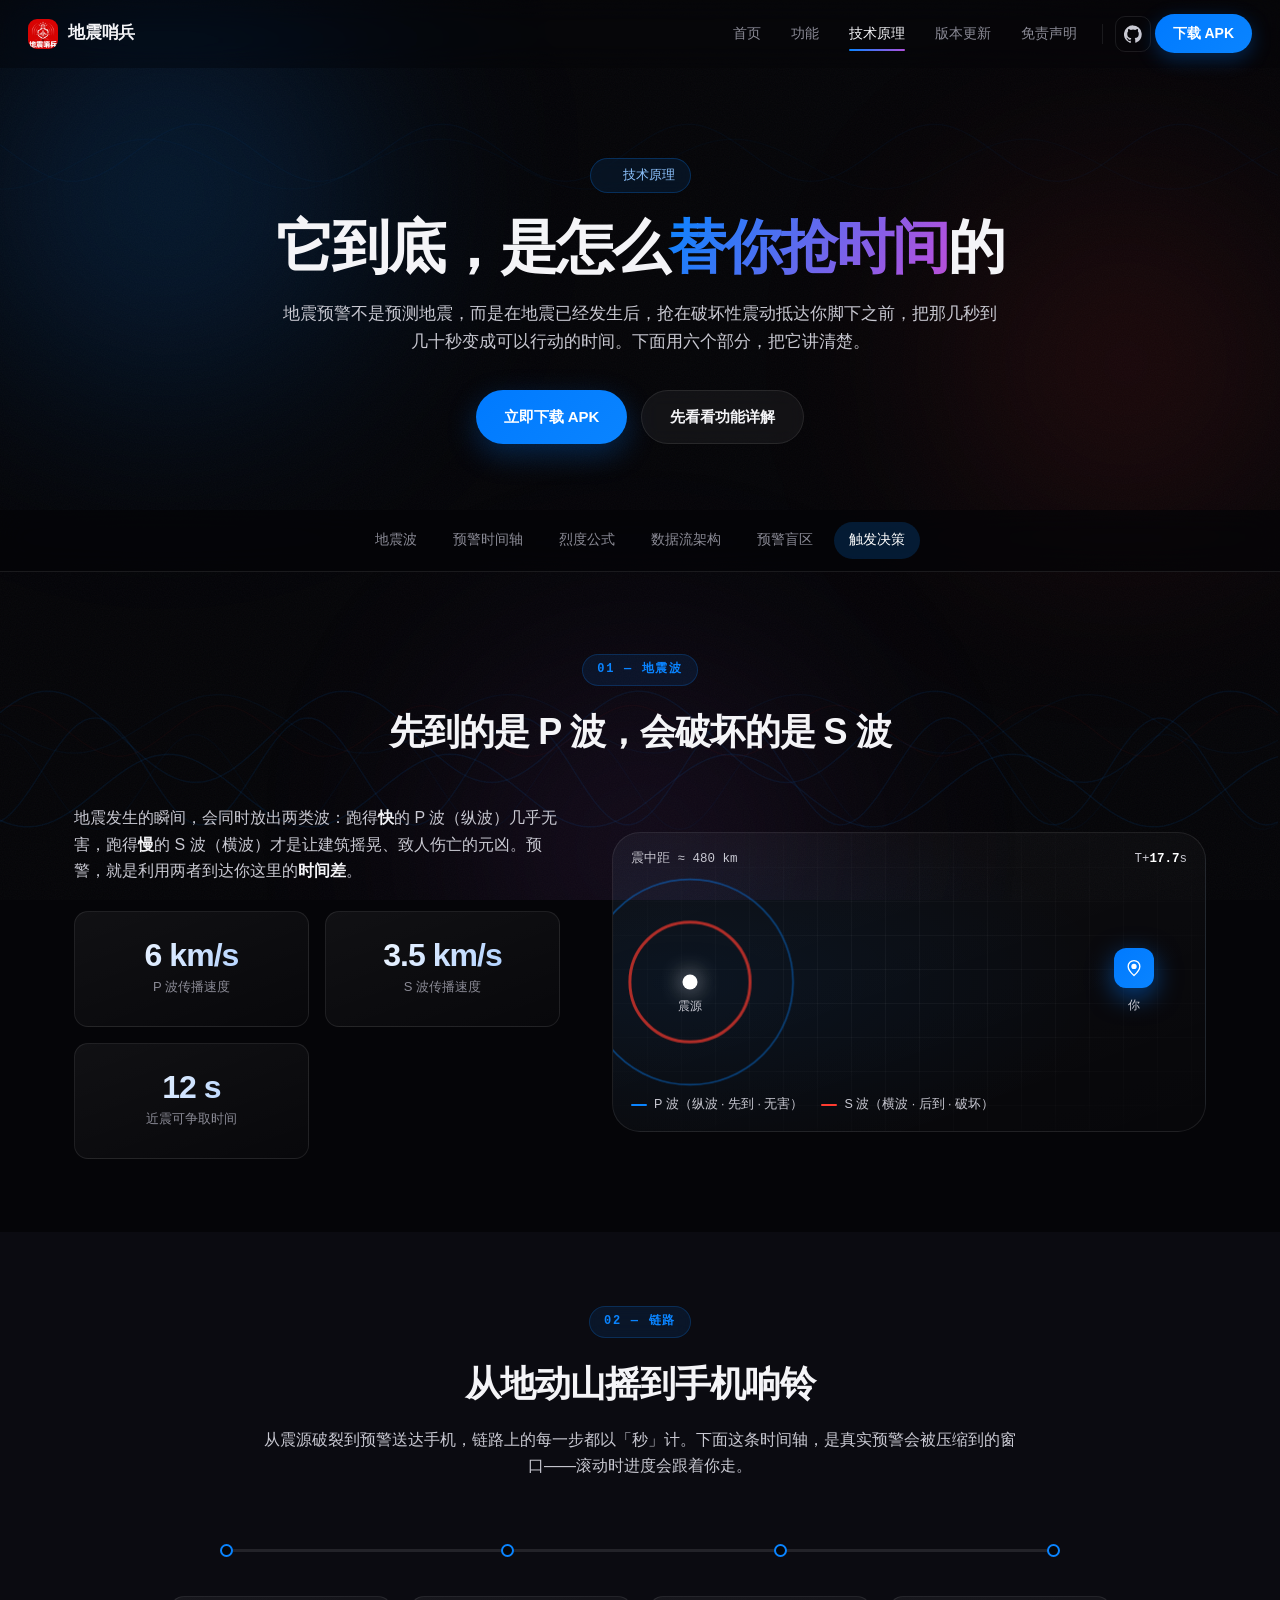
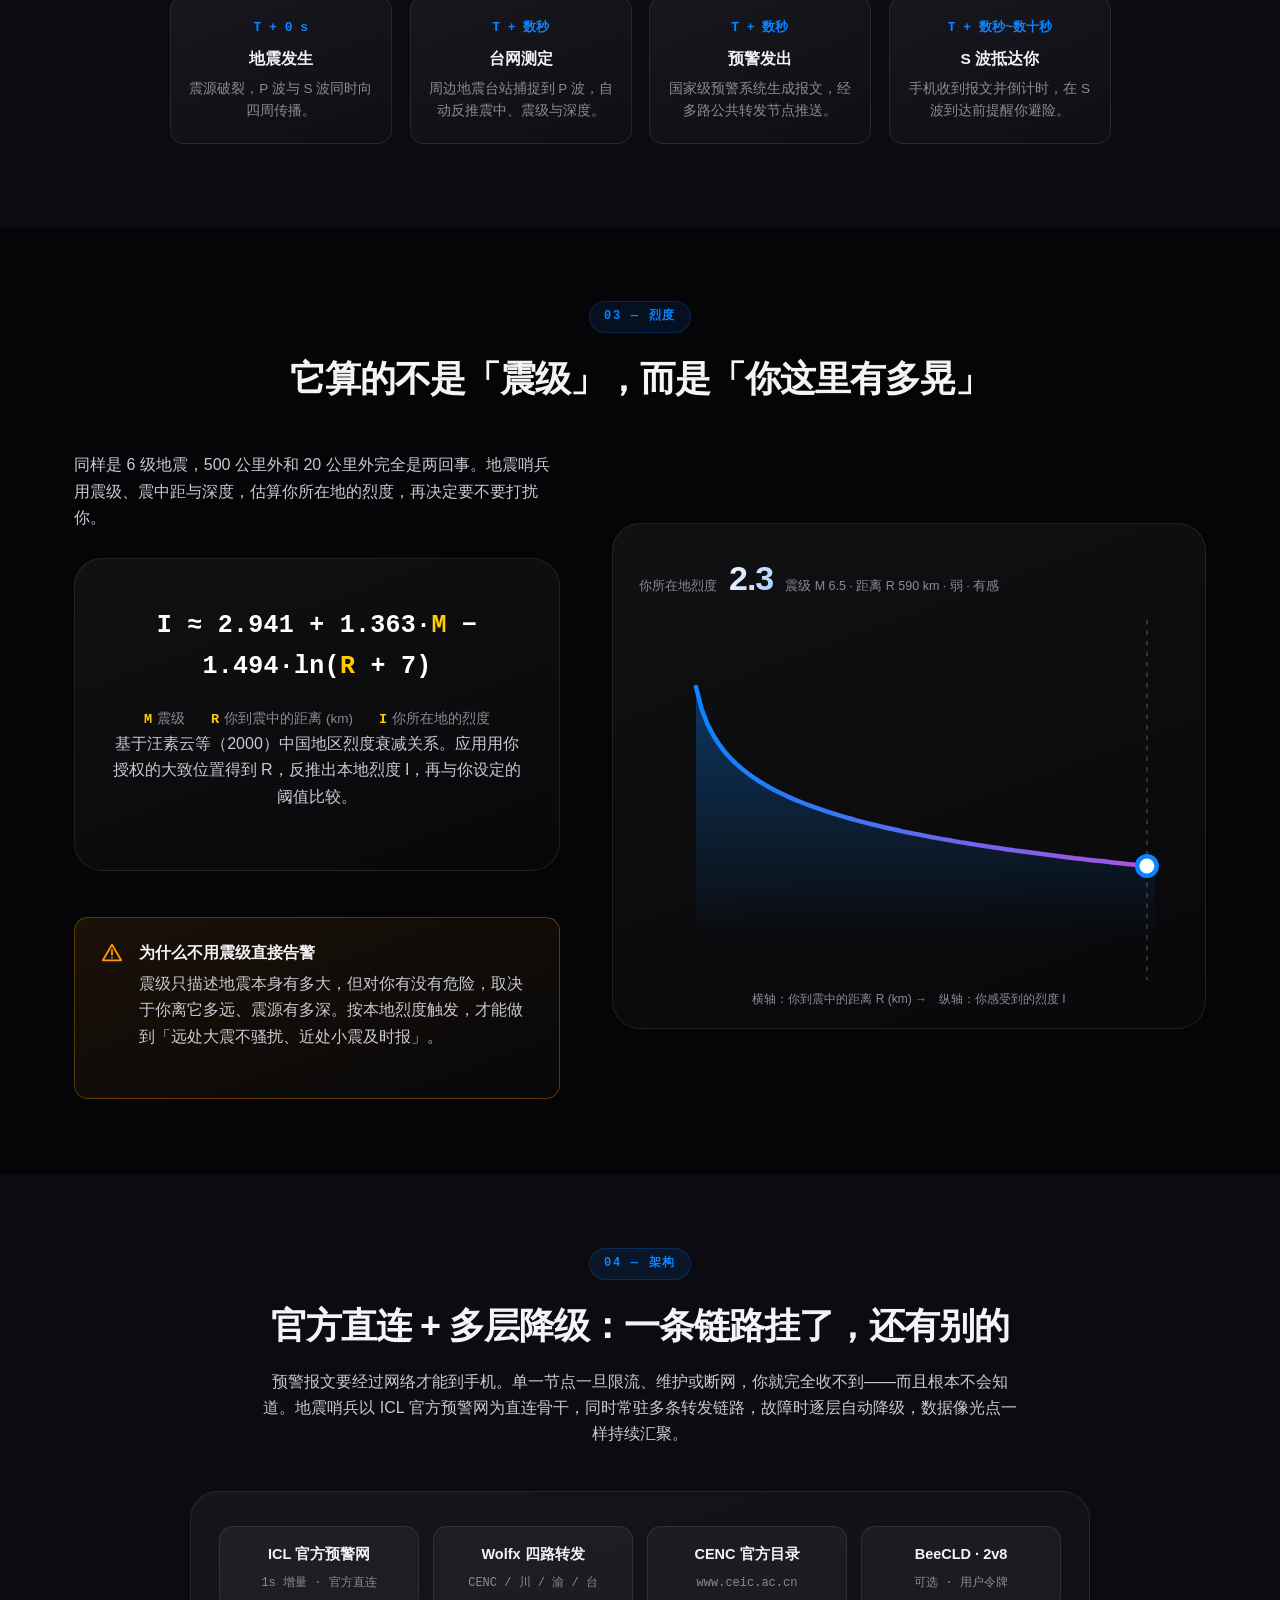
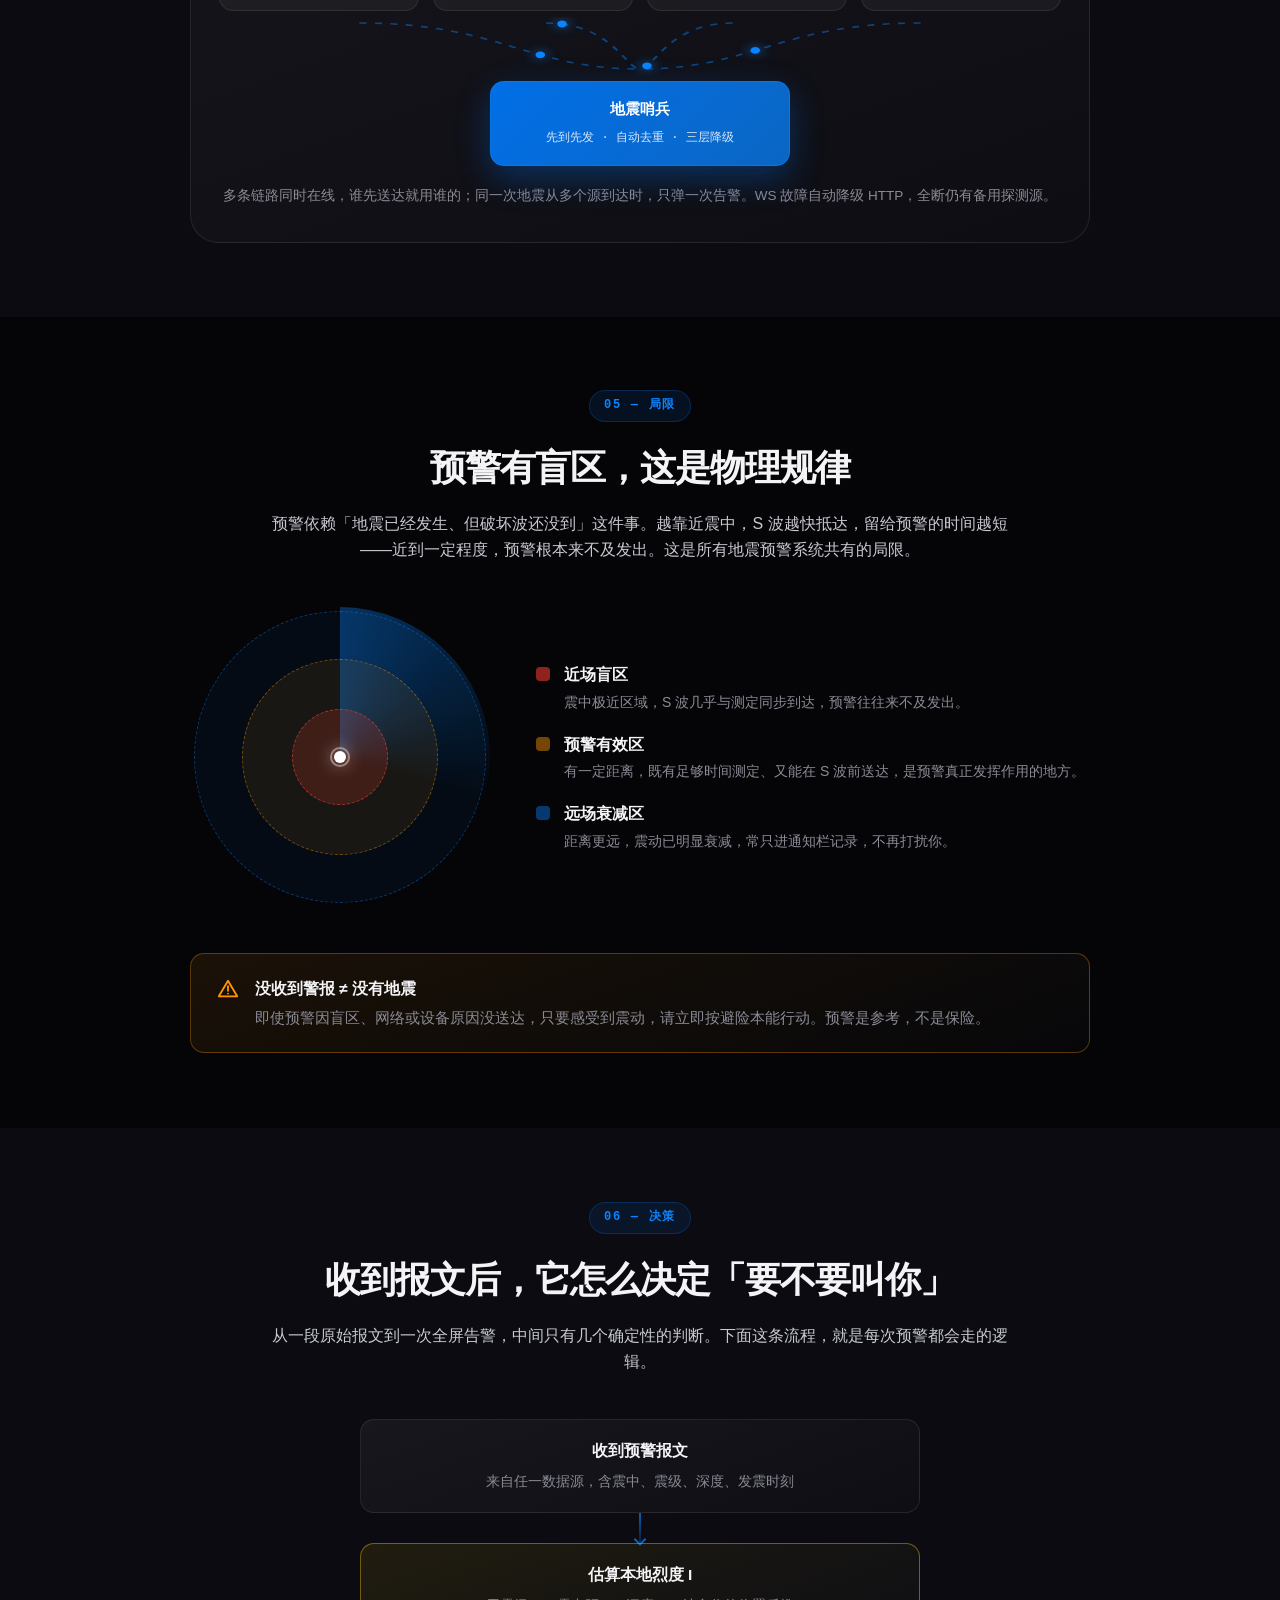
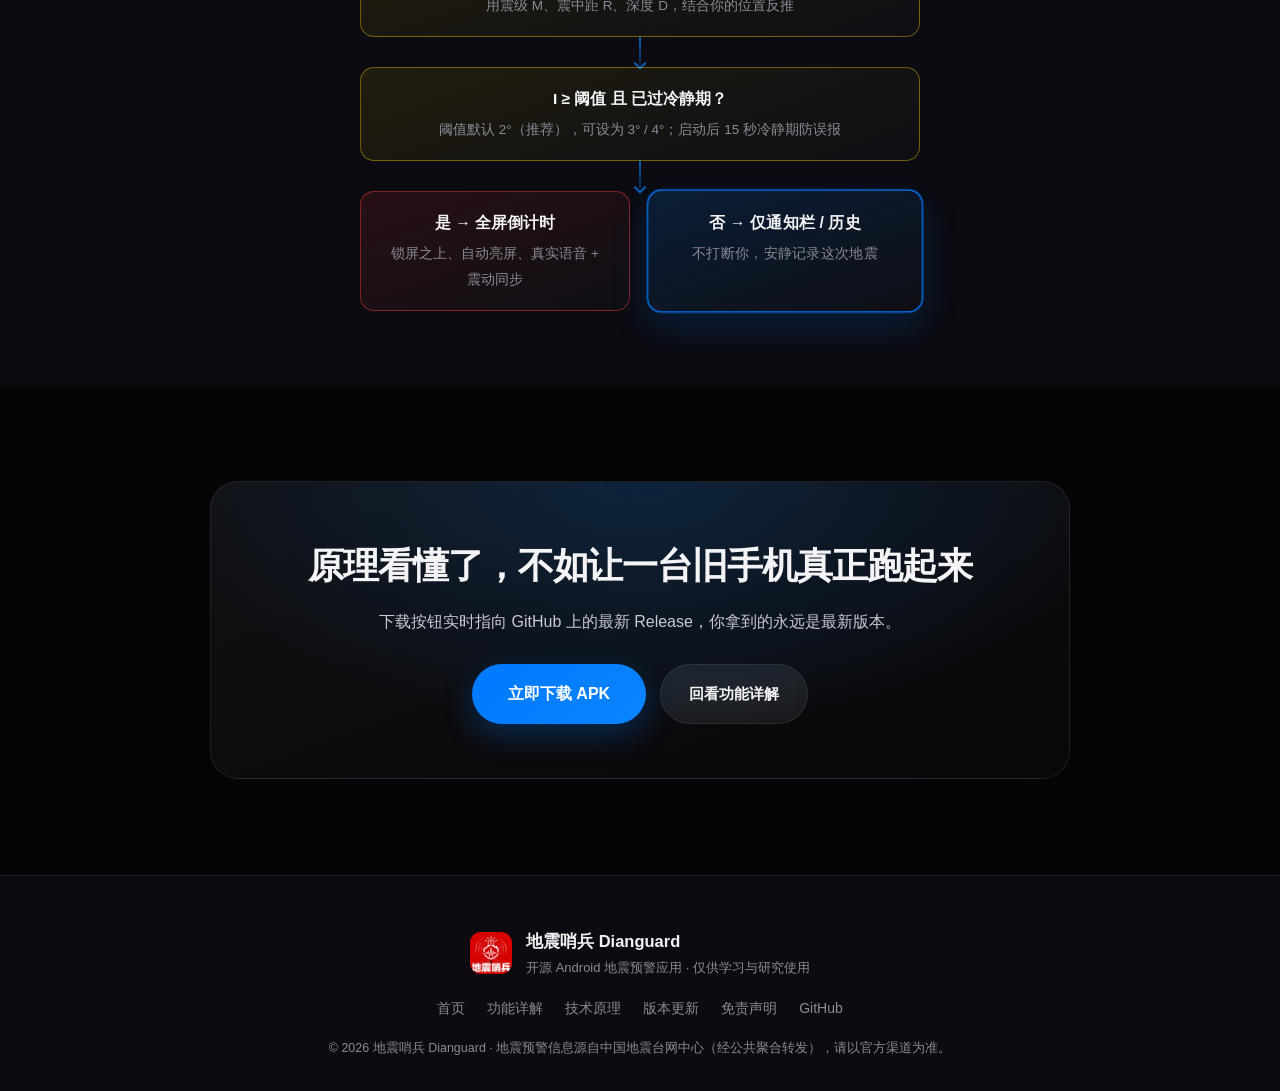
<file: how.html>
<!DOCTYPE html>
<html lang="zh-CN">
<head>
  <meta charset="UTF-8">
  <meta name="viewport" content="width=device-width, initial-scale=1.0">
  <title>技术原理 — 地震哨兵 Dianguard</title>
  <meta name="description" content="地震哨兵如何为你争取那几秒：P 波与 S 波传播、预警时间轴、汪素云等(2000)烈度衰减公式、多源数据流架构、预警盲区与触发决策流程。">
  <link rel="icon" type="image/png" href="assets/ic_launcher.png">
  <link rel="stylesheet" href="styles.css">
</head>
<body class="page-how">
  <div class="scroll-progress"><i></i></div>
  <canvas id="wave-canvas"></canvas>
  <div class="aurora" aria-hidden="true"><span></span><span></span><span></span></div>

  <nav class="nav" id="site-nav">
    <a class="nav-logo" href="index.html">
      <img src="assets/ic_launcher.png" alt="地震哨兵">
      <span>地震哨兵</span>
    </a>
    <button class="nav-toggle" id="nav-toggle" aria-label="打开菜单" aria-expanded="false"><i></i><i></i><i></i></button>
    <div class="nav-links" id="nav-links">
      <a href="index.html">首页</a>
      <a href="features.html">功能</a>
      <a href="how.html" class="active">技术原理</a>
      <a href="changelog.html">版本更新</a>
      <a href="disclaimer.html">免责声明</a>
      <span class="nav-sep"></span>
      <a class="nav-github" href="https://github.com/Lokeily/Earthquake-Sentinel" target="_blank" rel="noopener" aria-label="GitHub 仓库">
        <svg viewBox="0 0 24 24" fill="currentColor"><path d="M12 .5a12 12 0 0 0-3.79 23.4c.6.1.82-.26.82-.58v-2.2c-3.34.72-4.04-1.6-4.04-1.6-.55-1.4-1.34-1.77-1.34-1.77-1.1-.75.08-.73.08-.73 1.2.09 1.84 1.24 1.84 1.24 1.07 1.84 2.81 1.3 3.5 1 .1-.78.42-1.31.76-1.61-2.67-.3-5.47-1.34-5.47-5.96 0-1.32.47-2.39 1.24-3.23-.13-.3-.54-1.53.11-3.18 0 0 1.01-.32 3.3 1.23a11.4 11.4 0 0 1 6.01 0c2.29-1.55 3.3-1.23 3.3-1.23.65 1.65.24 2.88.12 3.18.77.84 1.23 1.91 1.23 3.23 0 4.63-2.8 5.65-5.48 5.95.43.37.81 1.1.81 2.22v3.29c0 .32.22.69.83.58A12 12 0 0 0 12 .5z"/></svg>
      </a>
      <a class="nav-cta" href="index.html#download">下载 APK</a>
    </div>
  </nav>

  <header class="page-hero">
    <div class="container">
      <span class="kicker"><span class="dot level-purple"></span>技术原理</span>
      <h1>它到底，是怎么<span class="gradient-text">替你抢时间</span>的</h1>
      <p class="lead">地震预警不是预测地震，而是在地震已经发生后，抢在破坏性震动抵达你脚下之前，把那几秒到几十秒变成可以行动的时间。下面用六个部分，把它讲清楚。</p>
      <div class="page-actions">
        <a class="btn btn-primary" data-release-download href="https://github.com/Lokeily/Earthquake-Sentinel/releases/latest">
          <span class="dl-label">立即下载 APK</span>
        </a>
        <a class="btn btn-secondary" href="features.html">先看看功能详解</a>
      </div>
    </div>
  </header>

  <div class="subnav" id="subnav">
    <a href="#mechanism">地震波</a>
    <a href="#timeline">预警时间轴</a>
    <a href="#intensity">烈度公式</a>
    <a href="#arch">数据流架构</a>
    <a href="#blindzone">预警盲区</a>
    <a href="#decision">触发决策</a>
  </div>

  <!-- 1. 地震波 -->
  <section id="mechanism" class="fx-block">
    <div class="container">
      <div class="fx-head">
        <span class="fx-eyebrow">01 — 地震波</span>
        <h2>先到的是 P 波，会破坏的是 S 波</h2>
      </div>

      <div class="hp-dual">
        <div class="hp-copy">
          <p>地震发生的瞬间，会同时放出两类波：跑得<strong>快</strong>的 P 波（纵波）几乎无害，跑得<strong>慢</strong>的 S 波（横波）才是让建筑摇晃、致人伤亡的元凶。预警，就是利用两者到达你这里的<strong>时间差</strong>。</p>
          <div class="stat-strip">
            <div class="stat-cell"><b data-count="6" data-suffix=" km/s">0 km/s</b><span>P 波传播速度</span></div>
            <div class="stat-cell"><b data-count="3.5" data-decimal="1" data-suffix=" km/s">0 km/s</b><span>S 波传播速度</span></div>
            <div class="stat-cell"><b data-count="12" data-suffix=" s">0 s</b><span>近震可争取时间</span></div>
          </div>
        </div>

        <div class="hp-visual">
          <div class="wave-demo reveal" id="wave-demo">
            <div class="wd-grid"></div>
            <canvas class="wd-canvas"></canvas>
            <div class="wd-epi"></div>
            <div class="wd-you">
              <div class="pin">
                <svg viewBox="0 0 24 24" fill="currentColor" stroke="currentColor" stroke-width="1.6" stroke-linecap="round" stroke-linejoin="round"><path d="M12 21s-7-6.5-7-11a7 7 0 0 1 14 0c0 4.5-7 11-7 11z" fill="none"/><circle cx="12" cy="10" r="2.4"/></svg>
              </div>
              <span>你</span>
            </div>
            <div class="wd-hud">
              <span class="wd-dist">震中距 ≈ 480 km</span>
              <span class="wd-time">T+<b>0.0</b>s</span>
            </div>
            <div class="wd-arrive">⚠ S 波已抵达 · 立即避险</div>
            <div class="wd-legend">
              <span class="p"><i></i>P 波（纵波 · 先到 · 无害）</span>
              <span class="s"><i></i>S 波（横波 · 后到 · 破坏）</span>
            </div>
          </div>
        </div>
      </div>
    </div>
  </section>

  <!-- 2. 时间轴 -->
  <section id="timeline" class="fx-block">
    <div class="container">
      <div class="fx-head">
        <span class="fx-eyebrow">02 — 链路</span>
        <h2>从地动山摇到手机响铃</h2>
        <p>从震源破裂到预警送达手机，链路上的每一步都以「秒」计。下面这条时间轴，是真实预警会被压缩到的窗口——滚动时进度会跟着你走。</p>
      </div>
      <div class="timeline reveal">
        <div class="tl-track"><span class="tl-fill"></span>
          <span class="tl-dot" style="left:0%"></span>
          <span class="tl-dot" style="left:34%"></span>
          <span class="tl-dot" style="left:67%"></span>
          <span class="tl-dot" style="left:100%"></span>
          <span class="tl-runner"></span>
        </div>
        <div class="tl-steps">
          <div class="tl-step">
            <div class="tl-time">T + 0 s</div>
            <b>地震发生</b>
            <p>震源破裂，P 波与 S 波同时向四周传播。</p>
          </div>
          <div class="tl-step">
            <div class="tl-time">T + 数秒</div>
            <b>台网测定</b>
            <p>周边地震台站捕捉到 P 波，自动反推震中、震级与深度。</p>
          </div>
          <div class="tl-step">
            <div class="tl-time">T + 数秒</div>
            <b>预警发出</b>
            <p>国家级预警系统生成报文，经多路公共转发节点推送。</p>
          </div>
          <div class="tl-step">
            <div class="tl-time">T + 数秒~数十秒</div>
            <b>S 波抵达你</b>
            <p>手机收到报文并倒计时，在 S 波到达前提醒你避险。</p>
          </div>
        </div>
      </div>
    </div>
  </section>

  <!-- 3. 烈度公式 -->
  <section id="intensity" class="fx-block">
    <div class="container">
      <div class="fx-head">
        <span class="fx-eyebrow">03 — 烈度</span>
        <h2>它算的不是「震级」，而是「你这里有多晃」</h2>
      </div>

      <div class="hp-dual">
        <div class="hp-copy">
          <p>同样是 6 级地震，500 公里外和 20 公里外完全是两回事。地震哨兵用震级、震中距与深度，估算你所在地的烈度，再决定要不要打扰你。</p>
          <div class="formula-card reveal">
            <div class="formula">
              I ≈ 2.941 + 1.363·<em>M</em> − 1.494·ln(<em>R</em> + 7)
            </div>
            <div class="formula-legend">
              <span><b>M</b>震级</span>
              <span><b>R</b>你到震中的距离 (km)</span>
              <span><b>I</b>你所在地的烈度</span>
            </div>
            <p class="formula-note">基于汪素云等（2000）中国地区烈度衰减关系。应用用你授权的大致位置得到 R，反推出本地烈度 I，再与你设定的阈值比较。</p>
          </div>
          <div class="callout reveal">
            <svg viewBox="0 0 24 24" fill="none" stroke="currentColor" stroke-width="2" stroke-linecap="round" stroke-linejoin="round"><path d="M12 3 2 20h20L12 3z"/><path d="M12 9v5"/><path d="M12 17h.01"/></svg>
            <div>
              <b>为什么不用震级直接告警</b>
              <p>震级只描述地震本身有多大，但对你有没有危险，取决于你离它多远、震源有多深。按本地烈度触发，才能做到「远处大震不骚扰、近处小震及时报」。</p>
            </div>
          </div>
        </div>

        <div class="hp-visual">
          <div class="intensity-vis reveal" id="intensity-vis">
            <div class="iv-readout">
              <span class="iv-label">你所在地烈度</span>
              <b class="iv-value">—</b>
              <span class="iv-sub">震级 M 6.5 · 距离 R 变化中</span>
            </div>
            <svg class="iv-svg" viewBox="0 0 360 240" aria-hidden="true">
              <defs>
                <linearGradient id="ivFill" x1="0" y1="0" x2="0" y2="1">
                  <stop offset="0%" stop-color="rgba(10,132,255,0.34)"/>
                  <stop offset="100%" stop-color="rgba(10,132,255,0)"/>
                </linearGradient>
                <linearGradient id="ivStroke" x1="0" y1="0" x2="1" y2="0">
                  <stop offset="0%" stop-color="#0A84FF"/>
                  <stop offset="100%" stop-color="#AF52DE"/>
                </linearGradient>
              </defs>
              <path class="iv-area" fill="url(#ivFill)" d=""/>
              <path class="iv-curve" fill="none" stroke="url(#ivStroke)" stroke-width="3" stroke-linecap="round" d=""/>
              <line class="iv-vline" x1="0" y1="0" x2="0" y2="240" stroke="rgba(255,255,255,0.22)" stroke-width="1" stroke-dasharray="3 4"/>
              <circle class="iv-marker" r="6.5" fill="#fff" stroke="#0A84FF" stroke-width="3"/>
            </svg>
            <div class="iv-axis">横轴：你到震中的距离 R (km) →　纵轴：你感受到的烈度 I</div>
          </div>
        </div>
      </div>
    </div>
  </section>

  <!-- 4. 数据流架构 -->
  <section id="arch" class="fx-block">
    <div class="container">
      <div class="fx-head">
        <span class="fx-eyebrow">04 — 架构</span>
        <h2>官方直连 + 多层降级：一条链路挂了，还有别的</h2>
        <p>预警报文要经过网络才能到手机。单一节点一旦限流、维护或断网，你就完全收不到——而且根本不会知道。地震哨兵以 ICL 官方预警网为直连骨干，同时常驻多条转发链路，故障时逐层自动降级，数据像光点一样持续汇聚。</p>
      </div>
      <div class="arch reveal">
        <div class="arch-row">
          <div class="arch-node"><b>ICL 官方预警网</b><span>1s 增量 · 官方直连</span></div>
          <div class="arch-node"><b>Wolfx 四路转发</b><span>CENC / 川 / 渝 / 台</span></div>
          <div class="arch-node"><b>CENC 官方目录</b><span>www.ceic.ac.cn</span></div>
          <div class="arch-node"><b>BeeCLD · 2v8</b><span>可选 · 用户令牌</span></div>
        </div>
        <div class="arch-flow">
          <svg viewBox="0 0 600 58" preserveAspectRatio="none">
            <path d="M100 6 C 200 6, 220 52, 300 52"/>
            <path d="M233 6 C 280 6, 290 52, 300 52"/>
            <path d="M366 6 C 320 6, 310 52, 300 52"/>
            <path d="M500 6 C 400 6, 380 52, 300 52"/>
          </svg>
        </div>
        <div class="arch-row">
          <div class="arch-node hub"><b>地震哨兵</b><span>先到先发 · 自动去重 · 三层降级</span></div>
        </div>
        <p class="arch-caption">多条链路同时在线，谁先送达就用谁的；同一次地震从多个源到达时，只弹一次告警。WS 故障自动降级 HTTP，全断仍有备用探测源。</p>
      </div>
    </div>
  </section>

  <!-- 5. 盲区 -->
  <section id="blindzone" class="fx-block">
    <div class="container">
      <div class="fx-head">
        <span class="fx-eyebrow">05 — 局限</span>
        <h2>预警有盲区，这是物理规律</h2>
        <p>预警依赖「地震已经发生、但破坏波还没到」这件事。越靠近震中，S 波越快抵达，留给预警的时间越短——近到一定程度，预警根本来不及发出。这是所有地震预警系统共有的局限。</p>
      </div>
      <div class="blindzone reveal">
        <div class="bz-graph">
          <span class="bz-sweep"></span>
          <span class="bz-pulse"></span>
          <i class="z1"></i>
          <i class="z2"></i>
          <i class="z3"></i>
          <i class="core"></i>
        </div>
        <ul class="bz-legend">
          <li>
            <span class="swatch r"></span>
            <div><b>近场盲区</b><p>震中极近区域，S 波几乎与测定同步到达，预警往往来不及发出。</p></div>
          </li>
          <li>
            <span class="swatch o"></span>
            <div><b>预警有效区</b><p>有一定距离，既有足够时间测定、又能在 S 波前送达，是预警真正发挥作用的地方。</p></div>
          </li>
          <li>
            <span class="swatch b"></span>
            <div><b>远场衰减区</b><p>距离更远，震动已明显衰减，常只进通知栏记录，不再打扰你。</p></div>
          </li>
        </ul>
      </div>
      <div class="callout reveal">
        <svg viewBox="0 0 24 24" fill="none" stroke="currentColor" stroke-width="2" stroke-linecap="round" stroke-linejoin="round"><path d="M12 3 2 20h20L12 3z"/><path d="M12 9v5"/><path d="M12 17h.01"/></svg>
        <div>
          <b>没收到警报 ≠ 没有地震</b>
          <p>即使预警因盲区、网络或设备原因没送达，只要感受到震动，请立即按避险本能行动。预警是参考，不是保险。</p>
        </div>
      </div>
    </div>
  </section>

  <!-- 6. 决策 -->
  <section id="decision" class="fx-block">
    <div class="container">
      <div class="fx-head">
        <span class="fx-eyebrow">06 — 决策</span>
        <h2>收到报文后，它怎么决定「要不要叫你」</h2>
        <p>从一段原始报文到一次全屏告警，中间只有几个确定性的判断。下面这条流程，就是每次预警都会走的逻辑。</p>
      </div>
      <div class="flow reveal">
        <span class="flow-pkt"></span>
        <div class="flow-node"><b>收到预警报文</b><span>来自任一数据源，含震中、震级、深度、发震时刻</span></div>
        <div class="flow-arrow-v"></div>
        <div class="flow-node decide"><b>估算本地烈度 I</b><span>用震级 M、震中距 R、深度 D，结合你的位置反推</span></div>
        <div class="flow-arrow-v"></div>
        <div class="flow-node decide"><b>I ≥ 阈值 且 已过冷静期？</b><span>阈值默认 2°（推荐），可设为 3° / 4°；启动后 15 秒冷静期防误报</span></div>
        <div class="flow-arrow-v"></div>
        <div class="flow-split">
          <div class="flow-node alert"><b>是 → 全屏倒计时</b><span>锁屏之上、自动亮屏、真实语音 + 震动同步</span></div>
          <div class="flow-node quiet"><b>否 → 仅通知栏 / 历史</b><span>不打断你，安静记录这次地震</span></div>
        </div>
      </div>
    </div>
  </section>

  <section class="cta-band">
    <div class="container">
      <div class="cta-inner">
        <h2>原理看懂了，不如让一台旧手机真正跑起来</h2>
        <p>下载按钮实时指向 GitHub 上的最新 Release，你拿到的永远是最新版本。</p>
        <div class="cta-actions">
          <a class="btn btn-primary btn-large" data-release-download href="https://github.com/Lokeily/Earthquake-Sentinel/releases/latest">
            <span class="dl-label">立即下载 APK</span>
          </a>
          <a class="btn btn-secondary" href="features.html">回看功能详解</a>
        </div>
      </div>
    </div>
  </section>

  <footer class="footer">
    <div class="container footer-inner">
      <div class="footer-brand">
        <img src="assets/ic_launcher.png" alt="">
        <div>
          <strong>地震哨兵 Dianguard</strong>
          <p>开源 Android 地震预警应用 · 仅供学习与研究使用</p>
        </div>
      </div>
      <div class="footer-links">
        <a href="index.html">首页</a>
        <a href="features.html">功能详解</a>
        <a href="how.html">技术原理</a>
        <a href="changelog.html">版本更新</a>
        <a href="disclaimer.html">免责声明</a>
        <a href="https://github.com/Lokeily/Earthquake-Sentinel" target="_blank" rel="noopener">GitHub</a>
      </div>
      <p class="footer-copy">© 2026 地震哨兵 Dianguard · 地震预警信息源自中国地震台网中心（经公共聚合转发），请以官方渠道为准。</p>
    </div>
  </footer>

  <script src="app.js"></script>
</body>
</html>
</file>
<file: styles.css>
/* ============================================================
   地震哨兵 Dianguard — 站点样式
   深色 / 玻璃拟态 / 极光渐变 / 预警四色
   ============================================================ */

:root {
  --bg: #050508;
  --bg-elev: #0b0b11;
  --bg-elev-2: #101018;
  --card: rgba(255,255,255,0.038);
  --card-solid: #14141c;
  --card-hover: rgba(255,255,255,0.062);
  --border: rgba(255,255,255,0.085);
  --border-strong: rgba(255,255,255,0.16);
  --text: #f4f4f7;
  --text-soft: #c9c9d2;
  --text-muted: #8b8b96;
  --blue: #007AFF;
  --blue-dark: #0A84FF;
  --level-blue: #0A84FF;
  --level-yellow: #FFCC00;
  --level-orange: #FF9500;
  --level-red: #FF3B30;
  --green: #34C759;
  --purple: #AF52DE;
  --cyan: #32ADE6;
  --radius: 22px;
  --radius-lg: 28px;
  --radius-sm: 14px;
  --maxw: 1180px;
  --nav-h: 68px;
  --ease: cubic-bezier(0.22, 1, 0.36, 1);
}

* { box-sizing: border-box; }
html {
  scroll-behavior: smooth;
  scroll-padding-top: 90px;
  -webkit-text-size-adjust: 100%;
}
body {
  margin: 0;
  font-family: -apple-system, BlinkMacSystemFont, "Segoe UI", Roboto, "Helvetica Neue", Arial, "PingFang SC", "Microsoft YaHei", sans-serif;
  background: var(--bg);
  color: var(--text);
  line-height: 1.65;
  overflow-x: hidden;
  font-feature-settings: "kern" 1, "liga" 1;
  -webkit-font-smoothing: antialiased;
  -moz-osx-font-smoothing: grayscale;
}
::selection { background: rgba(10,132,255,0.32); color: #fff; }

a { color: var(--blue-dark); text-decoration: none; }
a:hover { text-decoration: underline; }
img { max-width: 100%; }

/* ---------- 背景层：波纹画布 / 极光 / 噪点 ---------- */
#wave-canvas {
  position: fixed;
  inset: 0;
  width: 100%;
  height: 100%;
  z-index: -3;
  opacity: 0.5;
  pointer-events: none;
}

.aurora {
  position: fixed;
  inset: 0;
  z-index: -2;
  pointer-events: none;
  overflow: hidden;
}
.aurora span {
  position: absolute;
  display: block;
  border-radius: 50%;
  filter: blur(110px);
  opacity: 0.5;
  will-change: transform;
}
.aurora span:nth-child(1) {
  width: 46vw; height: 46vw; min-width: 380px; min-height: 380px;
  left: -10vw; top: -8vw;
  background: radial-gradient(circle, rgba(10,132,255,0.55), transparent 68%);
  animation: drift-a 26s var(--ease) infinite alternate;
}
.aurora span:nth-child(2) {
  width: 40vw; height: 40vw; min-width: 320px; min-height: 320px;
  right: -8vw; top: 12vh;
  background: radial-gradient(circle, rgba(255,59,48,0.35), transparent 68%);
  animation: drift-b 32s var(--ease) infinite alternate;
}
.aurora span:nth-child(3) {
  width: 44vw; height: 44vw; min-width: 340px; min-height: 340px;
  left: 28vw; bottom: -18vw;
  background: radial-gradient(circle, rgba(175,82,222,0.3), transparent 68%);
  animation: drift-c 38s var(--ease) infinite alternate;
}
@keyframes drift-a { to { transform: translate3d(9vw, 7vh, 0) scale(1.14); } }
@keyframes drift-b { to { transform: translate3d(-11vw, 12vh, 0) scale(1.2); } }
@keyframes drift-c { to { transform: translate3d(6vw, -10vh, 0) scale(1.1); } }

body::after {
  content: "";
  position: fixed;
  inset: 0;
  z-index: 1;
  pointer-events: none;
  opacity: 0.035;
  background-image: url("data:image/svg+xml,%3Csvg xmlns='http://www.w3.org/2000/svg' width='160' height='160'%3E%3Cfilter id='n'%3E%3CfeTurbulence type='fractalNoise' baseFrequency='0.85' numOctaves='3'/%3E%3C/filter%3E%3Crect width='160' height='160' filter='url(%23n)'/%3E%3C/svg%3E");
}

.container {
  max-width: var(--maxw);
  margin: 0 auto;
  padding: 0 24px;
  position: relative;
  z-index: 2;
}

/* ---------- 顶部滚动进度条 ---------- */
.scroll-progress {
  position: fixed;
  top: 0; left: 0; right: 0;
  height: 2px;
  z-index: 200;
  background: transparent;
  pointer-events: none;
}
.scroll-progress i {
  display: block;
  height: 100%;
  width: 0%;
  background: linear-gradient(90deg, var(--level-blue), var(--purple), var(--level-red));
  box-shadow: 0 0 12px rgba(10,132,255,0.6);
  transition: width 0.08s linear;
}

/* ============================================================
   导航（全站统一）
   ============================================================ */
.nav {
  position: fixed;
  top: 0; left: 0; right: 0;
  z-index: 150;
  display: flex;
  align-items: center;
  justify-content: space-between;
  height: var(--nav-h);
  padding: 0 28px;
  background: rgba(5,5,8,0.42);
  backdrop-filter: blur(14px) saturate(140%);
  -webkit-backdrop-filter: blur(14px) saturate(140%);
  border-bottom: 1px solid transparent;
  transition: background 0.35s var(--ease), border-color 0.35s var(--ease), height 0.35s var(--ease), box-shadow 0.35s var(--ease);
}
.nav.scrolled {
  height: 58px;
  background: rgba(5,5,8,0.82);
  border-bottom-color: var(--border);
  box-shadow: 0 10px 34px rgba(0,0,0,0.42);
}
.nav-logo {
  display: flex;
  align-items: center;
  gap: 10px;
  color: var(--text);
  font-weight: 700;
  font-size: 17px;
  letter-spacing: -0.01em;
  flex: 0 0 auto;
}
.nav-logo:hover { text-decoration: none; }
.nav-logo img {
  width: 30px; height: 30px;
  border-radius: 9px;
  transition: transform 0.4s var(--ease);
}
.nav-logo:hover img { transform: rotate(-8deg) scale(1.06); }

.nav-links {
  display: flex;
  align-items: center;
  gap: 4px;
  font-size: 14px;
}
.nav-links > a {
  position: relative;
  color: var(--text-muted);
  padding: 8px 13px;
  border-radius: 10px;
  transition: color 0.22s, background 0.22s;
  white-space: nowrap;
}
.nav-links > a:hover { color: var(--text); text-decoration: none; background: rgba(255,255,255,0.05); }
.nav-links > a.active { color: var(--text); }
.nav-links > a.active::after {
  content: "";
  position: absolute;
  left: 13px; right: 13px; bottom: 2px;
  height: 2px;
  border-radius: 2px;
  background: linear-gradient(90deg, var(--level-blue), var(--purple));
}
.nav-sep {
  width: 1px; height: 20px;
  background: var(--border);
  margin: 0 8px;
  flex: 0 0 auto;
}
.nav-cta {
  padding: 8px 18px !important;
  border-radius: 999px !important;
  background: linear-gradient(135deg, var(--blue), var(--blue-dark));
  color: #fff !important;
  font-weight: 600;
  box-shadow: 0 6px 20px rgba(0,122,255,0.3);
  transition: transform 0.2s var(--ease), box-shadow 0.25s;
}
.nav-cta:hover { transform: translateY(-1px); box-shadow: 0 10px 26px rgba(0,122,255,0.42); background: linear-gradient(135deg, var(--blue), var(--blue-dark)) !important; }
.nav-github {
  display: inline-flex;
  align-items: center;
  justify-content: center;
  width: 36px; height: 36px;
  border-radius: 50%;
  border: 1px solid var(--border);
  color: var(--text-soft) !important;
  transition: 0.22s;
  padding: 0 !important;
}
.nav-github:hover { background: rgba(255,255,255,0.08); color: #fff !important; border-color: var(--border-strong); }
.nav-github svg { width: 18px; height: 18px; }

.nav-toggle {
  display: none;
  width: 40px; height: 40px;
  border: 1px solid var(--border);
  border-radius: 11px;
  background: rgba(255,255,255,0.04);
  cursor: pointer;
  padding: 0;
  position: relative;
}
.nav-toggle i {
  position: absolute;
  left: 11px;
  width: 16px; height: 1.8px;
  background: var(--text);
  border-radius: 2px;
  transition: transform 0.3s var(--ease), opacity 0.2s;
}
.nav-toggle i:nth-child(1) { top: 14px; }
.nav-toggle i:nth-child(2) { top: 19px; }
.nav-toggle i:nth-child(3) { top: 24px; }
.nav-toggle.open i:nth-child(1) { transform: translateY(5px) rotate(45deg); }
.nav-toggle.open i:nth-child(2) { opacity: 0; }
.nav-toggle.open i:nth-child(3) { transform: translateY(-5px) rotate(-45deg); }

/* ============================================================
   按钮
   ============================================================ */
.btn {
  display: inline-flex;
  align-items: center;
  justify-content: center;
  gap: 10px;
  padding: 14px 28px;
  border-radius: 999px;
  font-weight: 600;
  font-size: 15px;
  border: none;
  cursor: pointer;
  position: relative;
  overflow: hidden;
  transition: transform 0.2s var(--ease), box-shadow 0.25s, background 0.25s;
  text-decoration: none !important;
}
.btn::before {
  content: "";
  position: absolute;
  top: 0; left: -120%;
  width: 60%; height: 100%;
  background: linear-gradient(100deg, transparent, rgba(255,255,255,0.28), transparent);
  transform: skewX(-18deg);
  transition: left 0.65s var(--ease);
}
.btn:hover::before { left: 140%; }
.btn:hover { transform: translateY(-2px); }
.btn:active { transform: translateY(0); }
.btn > * { position: relative; z-index: 1; }
.btn-primary {
  background: linear-gradient(135deg, var(--blue), var(--blue-dark));
  color: #fff;
  box-shadow: 0 10px 30px rgba(0,122,255,0.28);
}
.btn-primary:hover { box-shadow: 0 16px 44px rgba(0,122,255,0.42); }
.btn-secondary {
  background: rgba(255,255,255,0.05);
  color: var(--text);
  border: 1px solid var(--border);
  backdrop-filter: blur(10px);
}
.btn-secondary:hover { background: rgba(255,255,255,0.09); border-color: var(--border-strong); }
.btn-large { padding: 17px 36px; font-size: 16px; }
.btn-small { padding: 9px 18px; font-size: 13px; }
.btn svg { flex: 0 0 auto; }

/* 文字箭头链接 */
.link-arrow {
  display: inline-flex;
  align-items: center;
  gap: 7px;
  font-size: 15px;
  font-weight: 600;
  color: var(--blue-dark);
}
.link-arrow:hover { text-decoration: none; }
.link-arrow svg { width: 16px; height: 16px; transition: transform 0.25s var(--ease); }
.link-arrow:hover svg { transform: translateX(4px); }

/* ============================================================
   通用卡片效果：光标高光 + 渐变描边
   ============================================================ */
.glass {
  background: linear-gradient(160deg, rgba(255,255,255,0.055), rgba(255,255,255,0.018));
  border: 1px solid var(--border);
  backdrop-filter: blur(14px);
  -webkit-backdrop-filter: blur(14px);
}
.spot { position: relative; overflow: hidden; isolation: isolate; }
.spot::before {
  content: "";
  position: absolute;
  inset: 0;
  z-index: -1;
  background: radial-gradient(320px circle at var(--mx, 50%) var(--my, 0%), rgba(10,132,255,0.16), transparent 62%);
  opacity: 0;
  transition: opacity 0.4s var(--ease);
  pointer-events: none;
}
.spot:hover::before { opacity: 1; }
.spot.warm::before { background: radial-gradient(320px circle at var(--mx,50%) var(--my,0%), rgba(255,149,0,0.16), transparent 62%); }

/* ============================================================
   Hero（首页）
   ============================================================ */
.hero {
  min-height: 100vh;
  display: flex;
  align-items: center;
  justify-content: center;
  gap: 64px;
  padding: 140px 40px 90px;
  max-width: 1280px;
  margin: 0 auto;
  position: relative;
  z-index: 2;
}
.hero-content { flex: 1; max-width: 620px; }
.hero-badge {
  display: inline-flex;
  align-items: center;
  gap: 9px;
  padding: 7px 16px;
  border-radius: 999px;
  background: rgba(10,132,255,0.1);
  border: 1px solid rgba(10,132,255,0.25);
  color: #8ec4ff;
  font-size: 13px;
  margin-bottom: 26px;
  backdrop-filter: blur(8px);
}
.hero-badge .dot { animation: blink 2s ease-in-out infinite; }
@keyframes blink { 0%,100% { opacity: 1; } 50% { opacity: 0.35; } }

.hero-title {
  font-size: clamp(38px, 5.6vw, 68px);
  line-height: 1.1;
  font-weight: 800;
  letter-spacing: -0.035em;
  margin: 0 0 24px;
}
.gradient-text {
  background: linear-gradient(120deg, #0A84FF 0%, #AF52DE 45%, #FF3B30 100%);
  background-size: 220% 100%;
  -webkit-background-clip: text;
  -webkit-text-fill-color: transparent;
  background-clip: text;
  animation: hue-slide 9s ease-in-out infinite;
}
@keyframes hue-slide {
  0%,100% { background-position: 0% 50%; }
  50% { background-position: 100% 50%; }
}
.hero-subtitle {
  font-size: 17.5px;
  color: var(--text-soft);
  max-width: 560px;
  margin: 0 0 34px;
}
.hero-actions { display: flex; gap: 15px; flex-wrap: wrap; }
.hero-note { margin-top: 22px; font-size: 13px; color: var(--text-muted); }

.hero-stats {
  display: flex;
  gap: 34px;
  margin-top: 44px;
  padding-top: 28px;
  border-top: 1px solid var(--border);
  flex-wrap: wrap;
}
.hero-stat b {
  display: block;
  font-size: 26px;
  font-weight: 800;
  letter-spacing: -0.02em;
  line-height: 1.2;
}
.hero-stat span { font-size: 13px; color: var(--text-muted); }

/* ---------- 手机 mockup ---------- */
.hero-device { flex: 0 0 auto; perspective: 1400px; }
.phone {
  width: 318px;
  height: 650px;
  border-radius: 46px;
  background: #14141b;
  border: 10px solid #24242e;
  box-shadow:
    0 0 0 1.5px rgba(255,255,255,0.12),
    0 44px 100px rgba(0,0,0,0.62),
    0 0 90px rgba(255,59,48,0.13);
  position: relative;
  overflow: hidden;
  transition: transform 0.7s var(--ease);
}
.hero-device .phone { animation: float-y 6.5s ease-in-out infinite; }
@keyframes float-y {
  0%,100% { transform: translateY(0) rotateY(-5deg) rotateX(2deg); }
  50% { transform: translateY(-14px) rotateY(-2deg) rotateX(0deg); }
}
.phone.small { width: 250px; height: 520px; border-width: 8px; border-radius: 38px; }
.phone-notch {
  position: absolute;
  top: 0; left: 50%;
  transform: translateX(-50%);
  width: 116px; height: 24px;
  background: #14141b;
  border-radius: 0 0 16px 16px;
  z-index: 3;
}
.phone-screen {
  width: 100%; height: 100%;
  padding: 42px 18px 22px;
  background: linear-gradient(180deg, #0a0a10, #16161e);
  display: flex;
  flex-direction: column;
  gap: 15px;
}
.phone-screen.dark { background: #000; }

.alert-card {
  border-radius: 18px;
  padding: 22px 20px;
  text-align: center;
  color: #fff;
  background: linear-gradient(140deg, #ff3b30, #ff6b52);
  box-shadow: 0 14px 44px rgba(255,59,48,0.36);
  animation: pulse-red 2.4s ease-in-out infinite;
}
.alert-card.red { background: linear-gradient(140deg, #ff3b30, #ff6b52); }
@keyframes pulse-red {
  0%,100% { box-shadow: 0 14px 40px rgba(255,59,48,0.32); }
  50% { box-shadow: 0 16px 58px rgba(255,59,48,0.62); }
}
.alert-icon { margin-bottom: 4px; color: #fff; line-height: 0; }
.alert-icon svg { width: 34px; height: 34px; }
.alert-level { font-size: 12px; opacity: 0.92; letter-spacing: 0.16em; }
.alert-mag { font-size: 31px; font-weight: 800; margin: 4px 0 2px; letter-spacing: -0.02em; }
.alert-tip { margin-top: 8px; font-size: 12.5px; opacity: 0.92; }

.alert-eta {
  position: relative;
  display: flex;
  flex-direction: column;
  align-items: center;
  justify-content: center;
  margin: 8px 0 4px;
  min-height: 102px;
}
.alert-eta .eta-ring {
  position: absolute;
  top: 50%; left: 50%;
  width: 94px; height: 94px;
  transform: translate(-50%, -58%);
}
.alert-eta .eta-ring-bg { fill: none; stroke: rgba(255,255,255,0.26); stroke-width: 7; }
.alert-eta .eta-ring-fg {
  fill: none;
  stroke: #fff;
  stroke-width: 7;
  stroke-linecap: round;
  stroke-dasharray: 276.46;
  stroke-dashoffset: 0;
  transform: rotate(-90deg);
  transform-origin: 50px 50px;
  transition: stroke-dashoffset 1s linear;
}
.alert-eta .count { font-size: 40px; font-weight: 800; line-height: 1; position: relative; z-index: 1; }
.alert-eta .eta-label { font-size: 11.5px; opacity: 0.92; margin-top: 3px; z-index: 1; }

.home-preview {
  flex: 1;
  background: rgba(255,255,255,0.04);
  border-radius: 16px;
  padding: 16px;
  border: 1px solid var(--border);
}
.status-row {
  display: flex;
  justify-content: space-between;
  font-size: 12.5px;
  color: var(--text-muted);
  margin-bottom: 11px;
}
.status-value { color: var(--text); }
.source-dots { display: flex; gap: 8px; margin-bottom: 16px; }
.source-dots .dot { animation: blink 2.4s ease-in-out infinite; }
.source-dots .dot:nth-child(2) { animation-delay: 0.3s; }
.source-dots .dot:nth-child(3) { animation-delay: 0.6s; }
.source-dots .dot:nth-child(4) { animation-delay: 0.9s; }
.mock-btn {
  width: 100%;
  padding: 13px;
  border-radius: 12px;
  border: none;
  background: var(--blue);
  color: #fff;
  font-weight: 700;
  font-size: 14.5px;
}

/* ============================================================
   区块通用
   ============================================================ */
.section { padding: 108px 0; position: relative; z-index: 2; }
.section-eyebrow {
  display: block;
  text-align: center;
  font-size: 13px;
  font-weight: 700;
  letter-spacing: 0.2em;
  text-transform: uppercase;
  color: var(--blue-dark);
  margin-bottom: 14px;
}
.section-eyebrow.left { text-align: left; }
.section-title {
  font-size: clamp(27px, 3.8vw, 42px);
  font-weight: 800;
  letter-spacing: -0.028em;
  line-height: 1.22;
  margin: 0 0 44px;
  text-align: center;
}
.section-title.left { text-align: left; }
.section-lead {
  text-align: center;
  color: var(--text-soft);
  font-size: 16.5px;
  max-width: 700px;
  margin: -28px auto 52px;
}
.section-lead.left { text-align: left; margin-left: 0; }
.text-muted { color: var(--text-muted); }

/* ============================================================
   首页：数据源
   ============================================================ */
.sources { background: linear-gradient(180deg, transparent, rgba(10,132,255,0.035)); }
.source-grid {
  display: grid;
  grid-template-columns: repeat(auto-fit, minmax(230px, 1fr));
  gap: 18px;
}
.source-card {
  background: linear-gradient(160deg, rgba(255,255,255,0.055), rgba(255,255,255,0.018));
  border: 1px solid var(--border);
  border-radius: var(--radius-sm);
  padding: 22px;
  transition: transform 0.3s var(--ease), border-color 0.3s, background 0.3s;
}
.source-card:hover { transform: translateY(-5px); border-color: var(--border-strong); }
.source-name { font-weight: 700; font-size: 16.5px; margin-bottom: 5px; }
.source-url { font-size: 12px; color: var(--text-muted); margin-bottom: 13px; font-family: ui-monospace, SFMono-Regular, Menlo, monospace; }
.badge {
  display: inline-block;
  padding: 4px 10px;
  border-radius: 999px;
  font-size: 11.5px;
  font-weight: 600;
}
.badge.free { background: rgba(52,199,89,0.14); color: var(--green); }
.badge.token { background: rgba(255,204,0,0.14); color: var(--level-yellow); }
.badge.key { background: rgba(175,82,222,0.14); color: var(--purple); }

/* ============================================================
   首页：工作原理三步
   ============================================================ */
.how { background: var(--bg-elev); }
.how-grid {
  display: flex;
  align-items: stretch;
  justify-content: center;
  gap: 12px;
  flex-wrap: nowrap;
}
.how-step {
  flex: 1;
  background: linear-gradient(160deg, rgba(255,255,255,0.055), rgba(255,255,255,0.018));
  border: 1px solid var(--border);
  border-radius: var(--radius);
  padding: 30px 24px;
  text-align: center;
  position: relative;
  transition: transform 0.3s var(--ease), border-color 0.3s;
}
.how-step:hover { transform: translateY(-6px); border-color: var(--border-strong); }
.how-num {
  width: 32px; height: 32px;
  border-radius: 50%;
  background: linear-gradient(135deg, var(--blue), var(--blue-dark));
  color: #fff;
  display: flex; align-items: center; justify-content: center;
  font-weight: 800; font-size: 14px;
  margin: 0 auto 14px;
  box-shadow: 0 6px 18px rgba(0,122,255,0.35);
}
.how-icon { margin-bottom: 10px; color: var(--blue-dark); line-height: 0; }
.how-icon.red { color: var(--level-red); }
.how-icon svg { width: 30px; height: 30px; }
.how-step h3 { margin: 0 0 8px; font-size: 17.5px; }
.how-step p { margin: 0; color: var(--text-muted); font-size: 14px; }
.how-arrow {
  align-self: center;
  color: var(--text-muted);
  flex: 0 0 auto;
  line-height: 0;
  opacity: 0.6;
}
.how-arrow svg { width: 22px; height: 22px; animation: nudge 1.8s ease-in-out infinite; }
@keyframes nudge { 0%,100% { transform: translateX(0); } 50% { transform: translateX(4px); } }

.section-more { text-align: center; margin-top: 44px; }

/* ============================================================
   首页：功能卡
   ============================================================ */
.features { background: var(--bg-elev-2); }
.feature-grid {
  display: grid;
  grid-template-columns: repeat(auto-fit, minmax(290px, 1fr));
  gap: 20px;
}
.feature-card {
  background: linear-gradient(160deg, rgba(255,255,255,0.055), rgba(255,255,255,0.016));
  border: 1px solid var(--border);
  border-radius: var(--radius);
  padding: 28px;
  transition: transform 0.32s var(--ease), border-color 0.3s;
}
.feature-card:hover { transform: translateY(-6px); border-color: var(--border-strong); }
.feature-icon {
  width: 48px; height: 48px;
  border-radius: 14px;
  display: flex; align-items: center; justify-content: center;
  margin-bottom: 18px;
  transition: transform 0.35s var(--ease);
}
.feature-card:hover .feature-icon { transform: scale(1.08) rotate(-5deg); }
.feature-icon.red { background: rgba(255,59,48,0.13); color: var(--level-red); }
.feature-icon.blue { background: rgba(10,132,255,0.13); color: var(--level-blue); }
.feature-icon.yellow { background: rgba(255,204,0,0.13); color: var(--level-yellow); }
.feature-icon.orange { background: rgba(255,149,0,0.13); color: var(--level-orange); }
.feature-icon.purple { background: rgba(175,82,222,0.13); color: var(--purple); }
.feature-icon.green { background: rgba(52,199,89,0.13); color: var(--green); }
.feature-icon.cyan { background: rgba(50,173,230,0.13); color: var(--cyan); }
.feature-icon svg { width: 25px; height: 25px; }
.feature-card h3 { margin: 0 0 10px; font-size: 18.5px; letter-spacing: -0.01em; }
.feature-card p { margin: 0; color: var(--text-muted); font-size: 14.5px; }

/* ============================================================
   首页：可靠性
   ============================================================ */
.reliability { background: linear-gradient(180deg, transparent, rgba(10,132,255,0.035)); }
.reliability-inner { display: flex; align-items: center; gap: 56px; }
.reliability-text { flex: 1; }
.reliability-text p { color: var(--text-muted); max-width: 560px; }
.reliability-list {
  list-style: none; padding: 0; margin-top: 22px;
  display: flex; flex-direction: column; gap: 12px;
}
.reliability-list li { display: flex; align-items: center; gap: 10px; color: var(--text-soft); }
.reliability-graph {
  flex: 0 0 250px;
  height: 250px;
  position: relative;
  border-radius: var(--radius);
  background: linear-gradient(160deg, rgba(255,255,255,0.05), rgba(255,255,255,0.015));
  border: 1px solid var(--border);
  overflow: hidden;
}
.rg-lines { position: absolute; inset: 0; width: 100%; height: 100%; display: block; }
.rg-line {
  stroke: var(--blue-dark);
  stroke-width: 1.4;
  stroke-dasharray: 5 6;
  opacity: 0.6;
  animation: dash-flow 1.4s linear infinite;
}
.rg-node circle { fill: var(--blue-dark); }
.rg-node text { fill: var(--text-soft); font-size: 12.5px; font-weight: 600; }
.rg-hub-svg rect {
  fill: url(#rgHubGrad);
  filter: drop-shadow(0 8px 24px rgba(0,122,255,0.4));
}
.rg-hub-svg text { fill: #fff; font-size: 12.5px; font-weight: 700; }
@keyframes dash-flow { to { stroke-dashoffset: -22; } }

/* ============================================================
   首页：界面一览
   ============================================================ */
.screen-showcase { display: flex; justify-content: center; gap: 30px; flex-wrap: wrap; }
.screen-showcase .phone { transition: transform 0.45s var(--ease); }
.screen-showcase .phone:hover { transform: translateY(-10px) scale(1.02); }
.screen-header { text-align: center; font-weight: 700; font-size: 15px; margin-bottom: 6px; }
.status-card {
  background: rgba(52,199,89,0.1);
  border: 1px solid rgba(52,199,89,0.24);
  border-radius: 16px;
  padding: 16px;
  text-align: center;
}
.status-title { font-weight: 700; font-size: 17px; color: var(--green); }
.status-desc { font-size: 12.5px; color: var(--text-muted); }
.mock-list { display: flex; flex-direction: column; gap: 9px; }
.mock-list.compact { gap: 7px; }
.mock-item {
  display: flex; align-items: center; gap: 10px;
  background: rgba(255,255,255,0.04);
  border-radius: 10px;
  padding: 11px 13px;
  font-size: 13.5px;
}
.history-item {
  display: flex; align-items: center; gap: 13px;
  padding: 13px;
  border-radius: 14px;
  background: rgba(255,255,255,0.04);
  border-left: 4px solid;
}
.history-item.level-orange { border-left-color: var(--level-orange); }
.history-item.level-blue { border-left-color: var(--level-blue); }
.history-item.level-yellow { border-left-color: var(--level-yellow); }
.history-mag {
  width: 40px; height: 40px;
  border-radius: 50%;
  display: flex; align-items: center; justify-content: center;
  font-weight: 800; font-size: 14.5px;
  background: rgba(255,255,255,0.08);
}
.history-info { flex: 1; font-size: 13.5px; }
.history-meta { font-size: 11.5px; color: var(--text-muted); }

/* ============================================================
   首页：语音
   ============================================================ */
.voice { background: linear-gradient(180deg, var(--bg-elev), transparent); }
.voice-inner { display: flex; align-items: center; gap: 64px; }
.voice-text { flex: 1; }
.voice-text p { color: var(--text-muted); max-width: 520px; }
.voice-list {
  list-style: none; padding: 0; margin-top: 24px;
  display: flex; flex-direction: column; gap: 14px;
}
.voice-list li { position: relative; padding-left: 22px; color: var(--text-muted); }
.voice-list li strong { color: var(--text); margin-right: 6px; }
.voice-list li::before {
  content: "";
  position: absolute;
  left: 0; top: 11px;
  width: 8px; height: 8px;
  border-radius: 50%;
  background: var(--blue);
  box-shadow: 0 0 10px rgba(10,132,255,0.7);
}
.voice-visual {
  flex: 0 0 300px;
  height: 180px;
  position: relative;
  display: flex;
  align-items: center;
  justify-content: flex-start;
}
.vs-speaker {
  position: relative;
  flex: none;
  width: 24px; height: 34px;
  border-radius: 6px 2px 2px 6px;
  background: linear-gradient(180deg, var(--blue), var(--blue-dark));
}
.vs-speaker::after {
  content: "";
  position: absolute;
  left: 100%; top: 50%;
  transform: translateY(-50%);
  border-style: solid;
  border-width: 11px 0 11px 13px;
  border-color: transparent transparent transparent var(--blue-dark);
}
.vs-wave {
  position: absolute;
  left: 50px; top: 50%;
  width: 20px; height: 20px;
  border: 3px solid var(--blue-dark);
  border-radius: 50%;
  transform: translateY(-50%);
  opacity: 0;
  animation: vs-pulse 1.8s ease-out infinite;
}
.vs-wave-1 { animation-delay: 0s; }
.vs-wave-2 { animation-delay: 0.6s; }
.vs-wave-3 { animation-delay: 1.2s; }
@keyframes vs-pulse {
  0%   { width: 16px; height: 16px; opacity: 0.7; }
  100% { width: 130px; height: 130px; opacity: 0; }
}

/* ============================================================
   FAQ
   ============================================================ */
.faq { background: var(--bg-elev); }
.faq-grid {
  display: grid;
  grid-template-columns: repeat(auto-fit, minmax(330px, 1fr));
  gap: 15px;
  max-width: 980px;
  margin: 0 auto;
}
.faq-item {
  background: linear-gradient(160deg, rgba(255,255,255,0.05), rgba(255,255,255,0.015));
  border: 1px solid var(--border);
  border-radius: var(--radius-sm);
  padding: 2px 22px;
  transition: border-color 0.25s, background 0.25s;
}
.faq-item:hover { border-color: var(--border-strong); }
.faq-item[open] { background: rgba(255,255,255,0.055); }
.faq-item summary {
  cursor: pointer;
  list-style: none;
  font-weight: 600;
  font-size: 15.5px;
  padding: 17px 0;
  display: flex;
  justify-content: space-between;
  align-items: center;
  gap: 12px;
}
.faq-item summary::-webkit-details-marker { display: none; }
.faq-item summary::after {
  content: "";
  flex: 0 0 auto;
  width: 11px; height: 11px;
  border-right: 1.8px solid var(--text-muted);
  border-bottom: 1.8px solid var(--text-muted);
  transform: rotate(45deg) translate(-2px, -2px);
  transition: transform 0.3s var(--ease);
}
.faq-item[open] summary::after { transform: rotate(-135deg) translate(-2px, -2px); }
.faq-item p { margin: 0 0 18px; color: var(--text-muted); font-size: 14.5px; animation: fade-in 0.35s var(--ease); }
@keyframes fade-in { from { opacity: 0; transform: translateY(-6px); } to { opacity: 1; transform: none; } }

/* ============================================================
   下载
   ============================================================ */
.download { text-align: center; }
.download-version { text-align: center; color: var(--text-muted); font-size: 15.5px; margin: -28px 0 40px; }
.download-version strong { color: var(--text); }
.install-steps {
  display: grid;
  grid-template-columns: repeat(auto-fit, minmax(215px, 1fr));
  gap: 20px;
  text-align: left;
  margin-bottom: 46px;
}
.step {
  background: linear-gradient(160deg, rgba(255,255,255,0.05), rgba(255,255,255,0.015));
  border: 1px solid var(--border);
  border-radius: var(--radius-sm);
  padding: 24px;
  transition: transform 0.3s var(--ease), border-color 0.3s;
}
.step:hover { transform: translateY(-5px); border-color: var(--border-strong); }
.step-num {
  width: 34px; height: 34px;
  border-radius: 50%;
  background: linear-gradient(135deg, var(--blue), var(--blue-dark));
  color: #fff;
  display: flex; align-items: center; justify-content: center;
  font-weight: 700; font-size: 14px;
  margin-bottom: 14px;
  box-shadow: 0 6px 18px rgba(0,122,255,0.32);
}
.step h3 { margin: 0 0 8px; font-size: 16.5px; }
.step p { margin: 0; color: var(--text-muted); font-size: 13.5px; }
.download-actions { display: flex; justify-content: center; gap: 15px; flex-wrap: wrap; }

/* ============================================================
   页脚
   ============================================================ */
.footer {
  border-top: 1px solid var(--border);
  padding: 52px 0 34px;
  background: var(--bg-elev);
  position: relative;
  z-index: 2;
}
.footer-inner { text-align: center; }
.footer-brand {
  display: inline-flex;
  align-items: center;
  gap: 14px;
  margin-bottom: 18px;
  text-align: left;
}
.footer-brand img { width: 42px; height: 42px; border-radius: 11px; }
.footer-brand strong { display: block; font-size: 16.5px; }
.footer-brand p { margin: 2px 0 0; font-size: 13px; color: var(--text-muted); }
.footer-links { display: flex; justify-content: center; gap: 22px; margin-bottom: 18px; flex-wrap: wrap; }
.footer-links a { color: var(--text-muted); font-size: 14px; }
.footer-links a:hover { color: var(--text); }
.footer-copy { color: var(--text-muted); font-size: 12.5px; margin: 0; }

/* ---------- 等级色点 ---------- */
.dot { width: 9px; height: 9px; border-radius: 50%; display: inline-block; flex: 0 0 auto; }
.level-blue { background: var(--level-blue); }
.level-yellow { background: var(--level-yellow); }
.level-orange { background: var(--level-orange); }
.level-red { background: var(--level-red); }
.level-green { background: var(--green); }

/* ============================================================
   子页面通用头部
   ============================================================ */
.page-hero {
  padding: 158px 0 66px;
  text-align: center;
  position: relative;
  z-index: 2;
}
.page-hero .kicker {
  display: inline-flex;
  align-items: center;
  gap: 8px;
  padding: 6px 15px;
  border-radius: 999px;
  background: rgba(10,132,255,0.1);
  border: 1px solid rgba(10,132,255,0.25);
  color: #8ec4ff;
  font-size: 12.5px;
  margin-bottom: 22px;
}
.page-hero h1 {
  font-size: clamp(34px, 5.2vw, 58px);
  font-weight: 800;
  letter-spacing: -0.035em;
  line-height: 1.12;
  margin: 0 0 20px;
}
.page-hero .lead {
  color: var(--text-soft);
  font-size: 17px;
  max-width: 720px;
  margin: 0 auto;
}
.page-hero .page-actions { margin-top: 34px; display: flex; justify-content: center; gap: 14px; flex-wrap: wrap; }

/* 页内锚点导航 */
.subnav {
  position: sticky;
  top: var(--nav-h);
  z-index: 90;
  display: flex;
  justify-content: center;
  gap: 6px;
  padding: 12px 16px;
  margin-bottom: 8px;
  background: rgba(5,5,8,0.72);
  backdrop-filter: blur(14px);
  -webkit-backdrop-filter: blur(14px);
  border-bottom: 1px solid var(--border);
  overflow-x: auto;
  scrollbar-width: none;
}
.subnav::-webkit-scrollbar { display: none; }
.subnav a {
  color: var(--text-muted);
  font-size: 13.5px;
  padding: 7px 15px;
  border-radius: 999px;
  white-space: nowrap;
  transition: 0.22s;
}
.subnav a:hover { color: var(--text); background: rgba(255,255,255,0.06); text-decoration: none; }
.subnav a.active { color: #fff; background: rgba(10,132,255,0.18); }

/* ============================================================
   功能页组件
   ============================================================ */
.fx-block { padding: 74px 0; position: relative; z-index: 2; }
.fx-block:nth-child(even) { background: var(--bg-elev); }
.fx-head { max-width: 760px; margin: 0 auto 44px; text-align: center; }
.fx-eyebrow {
  display: inline-block;
  font-family: ui-monospace, SFMono-Regular, Menlo, monospace;
  font-size: 12px;
  font-weight: 700;
  letter-spacing: 0.14em;
  color: var(--blue-dark);
  padding: 5px 14px;
  margin-bottom: 16px;
  border-radius: 999px;
  background: rgba(10,132,255,0.1);
  border: 1px solid rgba(10,132,255,0.22);
  backdrop-filter: blur(8px);
  -webkit-backdrop-filter: blur(8px);
}
.fx-head h2 {
  font-size: clamp(25px, 3.4vw, 36px);
  font-weight: 800;
  letter-spacing: -0.028em;
  margin: 0 0 14px;
}
.fx-head p { color: var(--text-soft); font-size: 16px; margin: 0; line-height: 1.62; }

.fx-row {
  display: grid;
  grid-template-columns: 1.05fr 0.95fr;
  gap: 54px;
  align-items: center;
  margin-bottom: 74px;
}
.fx-row:last-child { margin-bottom: 0; }
.fx-row.reverse { direction: rtl; }
.fx-row.reverse > * { direction: ltr; }
.fx-copy h3 {
  font-size: 25px;
  font-weight: 800;
  letter-spacing: -0.02em;
  margin: 0 0 14px;
}
.fx-copy > p { color: var(--text-soft); font-size: 15.5px; margin: 0 0 18px; }
.fx-tag {
  display: inline-block;
  font-size: 12px;
  font-weight: 700;
  letter-spacing: 0.14em;
  text-transform: uppercase;
  color: var(--blue-dark);
  margin-bottom: 12px;
}
.fx-points { list-style: none; padding: 0; margin: 0; display: flex; flex-direction: column; gap: 12px; }
.fx-points li {
  display: flex;
  gap: 12px;
  align-items: flex-start;
  color: var(--text-muted);
  font-size: 14.5px;
}
.fx-points li svg { flex: 0 0 auto; width: 18px; height: 18px; margin-top: 3px; color: var(--green); }
.fx-points li b { color: var(--text); font-weight: 600; }

.fx-visual {
  border-radius: var(--radius-lg);
  border: 1px solid var(--border);
  background: linear-gradient(160deg, rgba(255,255,255,0.05), rgba(255,255,255,0.012));
  padding: 30px;
  min-height: 260px;
  display: flex;
  align-items: center;
  justify-content: center;
  position: relative;
  overflow: hidden;
}
.fx-visual::before {
  content: "";
  position: absolute;
  inset: 0;
  background: radial-gradient(70% 60% at 50% 0%, rgba(10,132,255,0.14), transparent 70%);
  pointer-events: none;
}

/* 四级预警等级表 */
.level-table { display: flex; flex-direction: column; gap: 12px; max-width: 900px; margin: 0 auto; }
.level-row {
  display: grid;
  grid-template-columns: 108px 96px 1fr;
  gap: 18px;
  align-items: center;
  padding: 18px 22px;
  border-radius: var(--radius-sm);
  border: 1px solid var(--border);
  background: linear-gradient(160deg, rgba(255,255,255,0.05), rgba(255,255,255,0.014));
  border-left: 4px solid;
  transition: transform 0.28s var(--ease), background 0.28s;
}
.level-row:hover { transform: translateX(6px); background: rgba(255,255,255,0.062); }
.level-row.blue { border-left-color: var(--level-blue); }
.level-row.yellow { border-left-color: var(--level-yellow); }
.level-row.orange { border-left-color: var(--level-orange); }
.level-row.red { border-left-color: var(--level-red); }
.level-name { font-weight: 800; font-size: 16px; display: flex; align-items: center; gap: 9px; }
.level-row.blue .level-name { color: var(--level-blue); }
.level-row.yellow .level-name { color: var(--level-yellow); }
.level-row.orange .level-name { color: var(--level-orange); }
.level-row.red .level-name { color: var(--level-red); }
.level-mag { font-family: ui-monospace, SFMono-Regular, Menlo, monospace; font-size: 14px; color: var(--text-soft); }
.level-desc { color: var(--text-muted); font-size: 14.5px; }

/* 权限表 */
.perm-grid {
  display: grid;
  grid-template-columns: repeat(auto-fit, minmax(260px, 1fr));
  gap: 16px;
}
.perm-card {
  border: 1px solid var(--border);
  border-radius: var(--radius-sm);
  padding: 22px;
  background: linear-gradient(160deg, rgba(255,255,255,0.05), rgba(255,255,255,0.014));
  transition: transform 0.3s var(--ease), border-color 0.3s;
}
.perm-card:hover { transform: translateY(-4px); border-color: var(--border-strong); }
.perm-top { display: flex; align-items: center; gap: 10px; margin-bottom: 10px; }
.perm-top svg { width: 18px; height: 18px; color: var(--blue-dark); flex: 0 0 auto; }
.perm-top b { font-size: 15.5px; }
.perm-req {
  margin-left: auto;
  font-size: 11px;
  font-weight: 700;
  padding: 3px 9px;
  border-radius: 999px;
  background: rgba(255,59,48,0.14);
  color: var(--level-red);
}
.perm-req.opt { background: rgba(139,139,150,0.16); color: var(--text-muted); }
.perm-card p { margin: 0; color: var(--text-muted); font-size: 14px; }

/* 对比表 */
.cmp-table {
  width: 100%;
  border-collapse: separate;
  border-spacing: 0;
  border: 1px solid var(--border);
  border-radius: var(--radius-sm);
  overflow: hidden;
  font-size: 14.5px;
  background: rgba(255,255,255,0.022);
}
.cmp-table th, .cmp-table td { padding: 15px 18px; text-align: left; border-bottom: 1px solid var(--border); }
.cmp-table thead th {
  background: rgba(255,255,255,0.05);
  font-size: 13.5px;
  font-weight: 700;
  color: var(--text);
}
.cmp-table thead th:nth-child(2) { color: var(--blue-dark); }
.cmp-table tbody tr:last-child td { border-bottom: none; }
.cmp-table tbody tr:hover td { background: rgba(255,255,255,0.03); }
.cmp-table td:first-child { color: var(--text); font-weight: 600; width: 30%; }
.cmp-table td { color: var(--text-muted); }
.cmp-yes { color: var(--green); font-weight: 700; }
.cmp-no { color: var(--text-muted); }
.table-wrap { overflow-x: auto; -webkit-overflow-scrolling: touch; }

/* 语音时序条 */
.voice-seq { display: flex; flex-direction: column; gap: 14px; width: 100%; }
.vs-item {
  display: flex; align-items: center; gap: 14px;
  padding: 14px 16px;
  border-radius: 14px;
  background: rgba(255,255,255,0.045);
  border: 1px solid var(--border);
}
.vs-idx {
  width: 26px; height: 26px; flex: 0 0 auto;
  border-radius: 50%;
  background: rgba(10,132,255,0.18);
  color: var(--blue-dark);
  display: flex; align-items: center; justify-content: center;
  font-size: 12.5px; font-weight: 800;
}
.vs-body b { display: block; font-size: 14.5px; }
.vs-body span { font-size: 13px; color: var(--text-muted); }
.vs-bars { margin-left: auto; display: flex; align-items: flex-end; gap: 3px; height: 24px; }
.vs-bars i {
  width: 3px; border-radius: 2px; background: var(--blue-dark);
  animation: wave 1.1s ease-in-out infinite;
}
.vs-bars i:nth-child(1) { height: 40%; animation-delay: 0s; }
.vs-bars i:nth-child(2) { height: 75%; animation-delay: 0.1s; }
.vs-bars i:nth-child(3) { height: 100%; animation-delay: 0.2s; }
.vs-bars i:nth-child(4) { height: 60%; animation-delay: 0.3s; }

/* ============================================================
   原理页组件
   ============================================================ */
/* P/S 波传播演示 */
.wave-demo {
  position: relative;
  width: 100%;
  height: 300px;
  border-radius: var(--radius-lg);
  border: 1px solid var(--border);
  background:
    radial-gradient(120% 100% at 12% 50%, rgba(10,132,255,0.08), transparent 60%),
    linear-gradient(160deg, rgba(255,255,255,0.04), rgba(255,255,255,0.012));
  overflow: hidden;
}
.wd-grid {
  position: absolute; inset: 0;
  background-image:
    linear-gradient(rgba(255,255,255,0.045) 1px, transparent 1px),
    linear-gradient(90deg, rgba(255,255,255,0.045) 1px, transparent 1px);
  background-size: 34px 34px;
  mask-image: radial-gradient(75% 75% at 50% 50%, #000, transparent);
  -webkit-mask-image: radial-gradient(75% 75% at 50% 50%, #000, transparent);
}
.wd-epi {
  position: absolute;
  left: 13%; top: 50%;
  transform: translate(-50%, -50%);
  width: 15px; height: 15px;
  border-radius: 50%;
  background: #fff;
  box-shadow: 0 0 22px rgba(255,255,255,0.85);
  z-index: 4;
}
.wd-epi::after {
  content: "震源";
  position: absolute;
  top: 22px; left: 50%;
  transform: translateX(-50%);
  font-size: 12px;
  color: var(--text-soft);
  white-space: nowrap;
}
.wd-ring {
  position: absolute;
  left: 13%; top: 50%;
  width: 40px; height: 40px;
  margin: -20px 0 0 -20px;
  border-radius: 50%;
  border: 2px solid;
  opacity: 0;
  z-index: 2;
}
.wd-ring.p { border-color: rgba(10,132,255,0.85); animation: ring-p 3.4s linear infinite; }
.wd-ring.s { border-color: rgba(255,59,48,0.85); border-width: 3px; animation: ring-s 3.4s linear infinite; }
.wd-ring.p2 { animation-delay: 1.7s; }
.wd-ring.s2 { animation-delay: 1.7s; }
@keyframes ring-p {
  0% { transform: scale(0.2); opacity: 0.95; }
  70% { opacity: 0.5; }
  100% { transform: scale(11); opacity: 0; }
}
@keyframes ring-s {
  0% { transform: scale(0.2); opacity: 0; }
  12% { opacity: 0.95; }
  70% { opacity: 0.45; }
  100% { transform: scale(6.4); opacity: 0; }
}
.wd-you {
  position: absolute;
  right: 12%; top: 50%;
  transform: translate(50%, -50%);
  z-index: 4;
  text-align: center;
}
.wd-you .pin {
  width: 40px; height: 40px;
  border-radius: 12px;
  background: linear-gradient(135deg, var(--blue), var(--blue-dark));
  display: flex; align-items: center; justify-content: center;
  color: #fff;
  box-shadow: 0 8px 26px rgba(0,122,255,0.5);
  margin: 0 auto;
}
.wd-you .pin svg { width: 20px; height: 20px; }
.wd-you span { display: block; margin-top: 8px; font-size: 12px; color: var(--text-soft); }
.wd-legend {
  position: absolute;
  left: 18px; bottom: 16px;
  display: flex;
  gap: 18px;
  font-size: 12.5px;
  color: var(--text-soft);
  z-index: 5;
}
.wd-legend i {
  display: inline-block;
  width: 16px; height: 2.5px;
  border-radius: 2px;
  margin-right: 7px;
  vertical-align: middle;
}
.wd-legend .p i { background: var(--level-blue); }
.wd-legend .s i { background: var(--level-red); }

/* 时间轴 */
.timeline { position: relative; max-width: 940px; margin: 0 auto; padding: 26px 0 10px; }
.tl-track {
  position: relative;
  height: 3px;
  border-radius: 3px;
  background: rgba(255,255,255,0.1);
  margin: 0 6% 44px;
}
.tl-fill {
  position: absolute; left: 0; top: 0; bottom: 0;
  width: 0;
  border-radius: 3px;
  background: linear-gradient(90deg, var(--level-blue), var(--purple), var(--level-red));
  box-shadow: 0 0 16px rgba(10,132,255,0.55);
  animation: tl-run 4.2s var(--ease) infinite;
}
@keyframes tl-run {
  0% { width: 0; }
  85% { width: 100%; }
  100% { width: 100%; opacity: 0.35; }
}
.tl-dot {
  position: absolute;
  top: 50%;
  width: 13px; height: 13px;
  margin: -6.5px 0 0 -6.5px;
  border-radius: 50%;
  background: var(--bg);
  border: 2.5px solid var(--blue-dark);
  z-index: 2;
}
.tl-steps {
  display: grid;
  grid-template-columns: repeat(4, 1fr);
  gap: 18px;
}
.tl-step {
  text-align: center;
  padding: 20px 16px;
  border-radius: var(--radius-sm);
  border: 1px solid var(--border);
  background: linear-gradient(160deg, rgba(255,255,255,0.05), rgba(255,255,255,0.014));
  transition: transform 0.3s var(--ease), border-color 0.3s;
}
.tl-step:hover { transform: translateY(-5px); border-color: var(--border-strong); }
.tl-time {
  font-family: ui-monospace, SFMono-Regular, Menlo, monospace;
  font-size: 13px;
  font-weight: 700;
  color: var(--blue-dark);
  margin-bottom: 8px;
}
.tl-step b { display: block; font-size: 15.5px; margin-bottom: 6px; }
.tl-step p { margin: 0; font-size: 13.5px; color: var(--text-muted); }

/* 公式卡 */
.formula-card {
  max-width: 820px;
  margin: 0 auto;
  border-radius: var(--radius-lg);
  border: 1px solid var(--border);
  background: linear-gradient(160deg, rgba(255,255,255,0.05), rgba(255,255,255,0.014));
  padding: 34px;
  text-align: center;
  position: relative;
  overflow: hidden;
}
.formula-card::before {
  content: "";
  position: absolute;
  inset: 0;
  background: radial-gradient(60% 70% at 50% 0%, rgba(175,82,222,0.14), transparent 70%);
  pointer-events: none;
}
.formula {
  font-family: ui-monospace, SFMono-Regular, Menlo, monospace;
  font-size: clamp(17px, 2.6vw, 25px);
  font-weight: 700;
  letter-spacing: 0.01em;
  margin: 12px 0 20px;
  color: #fff;
  position: relative;
}
.formula em { color: var(--level-yellow); font-style: normal; }
.formula-legend {
  display: flex;
  justify-content: center;
  gap: 26px;
  flex-wrap: wrap;
  font-size: 13.5px;
  color: var(--text-muted);
  position: relative;
}
.formula-legend b { color: var(--level-yellow); font-family: ui-monospace, monospace; margin-right: 5px; }
.formula-note { color: var(--text-muted); font-size: 13.5px; margin: 20px 0 0; position: relative; }

/* 架构数据流 */
.arch {
  max-width: 900px;
  margin: 0 auto;
  border-radius: var(--radius-lg);
  border: 1px solid var(--border);
  background: linear-gradient(160deg, rgba(255,255,255,0.045), rgba(255,255,255,0.012));
  padding: 34px 28px;
}
.arch-row { display: flex; justify-content: center; gap: 14px; flex-wrap: wrap; }
.arch-node {
  flex: 1 1 190px;
  max-width: 230px;
  text-align: center;
  padding: 16px 14px;
  border-radius: 14px;
  border: 1px solid var(--border);
  background: rgba(255,255,255,0.045);
  font-size: 13.5px;
}
.arch-node b { display: block; font-size: 14.5px; margin-bottom: 4px; }
.arch-node span { color: var(--text-muted); font-size: 12px; font-family: ui-monospace, monospace; }
.arch-node.hub {
  background: linear-gradient(135deg, rgba(0,122,255,0.9), rgba(10,132,255,0.75));
  border-color: rgba(10,132,255,0.5);
  color: #fff;
  box-shadow: 0 12px 34px rgba(0,122,255,0.32);
  max-width: 300px;
}
.arch-node.hub span { color: rgba(255,255,255,0.85); }
.arch-flow {
  height: 58px;
  position: relative;
  margin: 6px 0;
}
.arch-flow svg { width: 100%; height: 100%; }
.arch-flow path {
  fill: none;
  stroke: rgba(10,132,255,0.45);
  stroke-width: 1.6;
  stroke-dasharray: 5 6;
  animation: dash-flow 1.3s linear infinite;
}
.arch-caption { text-align: center; color: var(--text-muted); font-size: 13.5px; margin: 20px 0 0; }

/* 盲区示意 */
.blindzone {
  display: grid;
  grid-template-columns: 300px 1fr;
  gap: 46px;
  align-items: center;
  max-width: 900px;
  margin: 0 auto;
}
.bz-graph {
  position: relative;
  width: 300px; height: 300px;
  margin: 0 auto;
}
.bz-graph i {
  position: absolute;
  left: 50%; top: 50%;
  transform: translate(-50%, -50%);
  border-radius: 50%;
  display: block;
}
.bz-graph .z1 { width: 96px; height: 96px; background: rgba(255,59,48,0.18); border: 1.5px dashed rgba(255,59,48,0.6); }
.bz-graph .z2 { width: 196px; height: 196px; background: rgba(255,149,0,0.09); border: 1.5px dashed rgba(255,149,0,0.45); }
.bz-graph .z3 { width: 292px; height: 292px; background: rgba(10,132,255,0.05); border: 1.5px dashed rgba(10,132,255,0.4); }
.bz-graph .core {
  width: 12px; height: 12px;
  background: #fff;
  box-shadow: 0 0 18px rgba(255,255,255,0.8);
  z-index: 3;
}
.bz-pulse {
  position: absolute;
  left: 50%; top: 50%;
  width: 20px; height: 20px;
  margin: -10px 0 0 -10px;
  border-radius: 50%;
  border: 2px solid rgba(255,255,255,0.5);
  animation: bz-ping 2.8s ease-out infinite;
}
@keyframes bz-ping {
  0% { transform: scale(0.4); opacity: 0.9; }
  100% { transform: scale(14); opacity: 0; }
}
.bz-legend { list-style: none; padding: 0; margin: 0; display: flex; flex-direction: column; gap: 18px; }
.bz-legend li { display: flex; gap: 14px; align-items: flex-start; }
.bz-legend .swatch {
  width: 14px; height: 14px; border-radius: 4px; flex: 0 0 auto; margin-top: 5px;
}
.bz-legend .swatch.r { background: rgba(255,59,48,0.55); }
.bz-legend .swatch.o { background: rgba(255,149,0,0.45); }
.bz-legend .swatch.b { background: rgba(10,132,255,0.42); }
.bz-legend b { display: block; font-size: 15.5px; margin-bottom: 3px; }
.bz-legend p { margin: 0; color: var(--text-muted); font-size: 14px; }

/* 决策流程 */
.flow { max-width: 860px; margin: 0 auto; display: flex; flex-direction: column; align-items: center; gap: 0; }
.flow-node {
  width: 100%;
  max-width: 560px;
  padding: 18px 24px;
  border-radius: var(--radius-sm);
  border: 1px solid var(--border);
  background: linear-gradient(160deg, rgba(255,255,255,0.05), rgba(255,255,255,0.014));
  text-align: center;
  transition: transform 0.3s var(--ease), border-color 0.3s;
}
.flow-node:hover { transform: scale(1.02); border-color: var(--border-strong); }
.flow-node b { display: block; font-size: 15.5px; margin-bottom: 4px; }
.flow-node span { font-size: 13.5px; color: var(--text-muted); }
.flow-node.decide { border-color: rgba(255,204,0,0.4); background: linear-gradient(160deg, rgba(255,204,0,0.09), rgba(255,255,255,0.014)); }
.flow-node.alert { border-color: rgba(255,59,48,0.45); background: linear-gradient(160deg, rgba(255,59,48,0.12), rgba(255,255,255,0.014)); }
.flow-node.quiet { border-color: rgba(139,139,150,0.3); }
.flow-arrow-v { width: 2px; height: 30px; background: linear-gradient(180deg, rgba(10,132,255,0.7), rgba(10,132,255,0.15)); position: relative; }
.flow-arrow-v::after {
  content: "";
  position: absolute;
  bottom: -1px; left: 50%;
  transform: translateX(-50%) rotate(45deg);
  width: 7px; height: 7px;
  border-right: 2px solid rgba(10,132,255,0.7);
  border-bottom: 2px solid rgba(10,132,255,0.7);
}
.flow-split { display: flex; gap: 20px; width: 100%; justify-content: center; flex-wrap: wrap; }
.flow-split .flow-node { max-width: 270px; }
.flow-label { font-size: 12.5px; color: var(--text-muted); margin: 4px 0; }

/* 数据速览条 */
.stat-strip {
  display: grid;
  grid-template-columns: repeat(auto-fit, minmax(160px, 1fr));
  gap: 16px;
  max-width: 960px;
  margin: 0 auto;
}
.stat-cell {
  text-align: center;
  padding: 26px 16px;
  border-radius: var(--radius-sm);
  border: 1px solid var(--border);
  background: linear-gradient(160deg, rgba(255,255,255,0.05), rgba(255,255,255,0.014));
}
.stat-cell b {
  display: block;
  font-size: 32px;
  font-weight: 800;
  letter-spacing: -0.03em;
  line-height: 1.1;
  background: linear-gradient(120deg, #fff, #9fc7ff);
  -webkit-background-clip: text;
  -webkit-text-fill-color: transparent;
  background-clip: text;
}
.stat-cell span { font-size: 13px; color: var(--text-muted); }

/* 提示条 */
.callout {
  max-width: 900px;
  margin: 46px auto 0;
  display: flex;
  gap: 16px;
  padding: 22px 26px;
  border-radius: var(--radius-sm);
  border: 1px solid rgba(255,149,0,0.32);
  background: linear-gradient(160deg, rgba(255,149,0,0.09), rgba(255,255,255,0.012));
}
.callout svg { width: 22px; height: 22px; color: var(--level-orange); flex: 0 0 auto; margin-top: 2px; }
.callout b { display: block; margin-bottom: 5px; font-size: 15.5px; }
.callout p { margin: 0; color: var(--text-muted); font-size: 14.5px; }

/* CTA 收尾 */
.cta-band { padding: 96px 0; position: relative; z-index: 2; }
.cta-inner {
  max-width: 860px;
  margin: 0 auto;
  text-align: center;
  border-radius: var(--radius-lg);
  border: 1px solid var(--border);
  background:
    radial-gradient(80% 120% at 50% 0%, rgba(10,132,255,0.18), transparent 70%),
    linear-gradient(160deg, rgba(255,255,255,0.05), rgba(255,255,255,0.014));
  padding: 54px 34px;
}
.cta-inner h2 { font-size: clamp(25px, 3.4vw, 36px); font-weight: 800; letter-spacing: -0.028em; margin: 0 0 14px; }
.cta-inner p { color: var(--text-soft); margin: 0 0 28px; font-size: 16px; }
.cta-actions { display: flex; justify-content: center; gap: 14px; flex-wrap: wrap; }

/* ============================================================
   免责声明页
   ============================================================ */
.page-disclaimer #wave-canvas { opacity: 0.25; }
.disclaimer-section { padding: 150px 0 80px; position: relative; z-index: 2; }
.disclaimer-header { text-align: center; max-width: 720px; margin: 0 auto 48px; }
.disclaimer-header h1 { font-size: clamp(30px, 4.6vw, 46px); margin-bottom: 16px; letter-spacing: -0.03em; }
.lead { color: var(--text-soft); font-size: 16.5px; }
.disclaimer-body { display: flex; flex-direction: column; gap: 22px; max-width: 780px; margin: 0 auto; }
.disclaimer-block {
  background: linear-gradient(160deg, rgba(255,255,255,0.05), rgba(255,255,255,0.014));
  border: 1px solid var(--border);
  border-radius: var(--radius);
  padding: 28px 32px;
  transition: border-color 0.3s;
}
.disclaimer-block:hover { border-color: var(--border-strong); }
.disclaimer-block.warning {
  border-color: rgba(255,59,48,0.32);
  background: linear-gradient(150deg, rgba(255,59,48,0.09), rgba(255,255,255,0.014));
}
.disclaimer-block h2 { font-size: 19px; margin: 0 0 14px; }
.disclaimer-block p { color: var(--text-muted); margin: 0 0 12px; font-size: 14.8px; }
.disclaimer-block p:last-child { margin-bottom: 0; }
.disclaimer-block ol { margin: 0; padding-left: 20px; color: var(--text-muted); font-size: 14.8px; }
.disclaimer-block li { margin-bottom: 10px; }
.disclaimer-block li:last-child { margin-bottom: 0; }
.disclaimer-actions { display: flex; justify-content: center; gap: 15px; margin-top: 48px; flex-wrap: wrap; }

/* ============================================================
   版本更新页
   ============================================================ */
.page-changelog #wave-canvas { opacity: 0.22; }
.changelog-section { padding: 40px 0 90px; position: relative; z-index: 2; }
.changelog-header { text-align: center; max-width: 720px; margin: 0 auto 48px; }
.changelog-header h1 { font-size: clamp(30px, 4.6vw, 46px); margin-bottom: 14px; letter-spacing: -0.03em; }
.changelog-header .lead { color: var(--text-soft); font-size: 16.5px; }
.release-list { max-width: 840px; margin: 0 auto; display: flex; flex-direction: column; gap: 20px; }
.release-card {
  background: linear-gradient(160deg, rgba(255,255,255,0.05), rgba(255,255,255,0.014));
  border: 1px solid var(--border);
  border-radius: var(--radius);
  padding: 28px 32px;
  position: relative;
  overflow: hidden;
  transition: border-color 0.3s, transform 0.3s var(--ease);
}
.release-card:hover { border-color: var(--border-strong); transform: translateY(-3px); }
.release-card::before {
  content: "";
  position: absolute;
  left: 0; top: 0; bottom: 0;
  width: 3px;
  background: linear-gradient(180deg, var(--blue-dark), var(--level-red));
}
.release-card.latest { border-color: rgba(10,132,255,0.4); }
.release-head { display: flex; align-items: baseline; gap: 13px; flex-wrap: wrap; margin-bottom: 16px; }
.release-version { font-size: 23px; font-weight: 800; letter-spacing: -0.02em; }
.release-badge {
  font-size: 11.5px;
  font-weight: 700;
  padding: 3px 10px;
  border-radius: 999px;
  background: rgba(10,132,255,0.15);
  color: var(--blue-dark);
}
.release-date { color: var(--text-muted); font-size: 13.5px; margin-left: auto; font-family: ui-monospace, monospace; }
.release-notes { color: var(--text-muted); font-size: 14.8px; }
.release-notes h2, .release-notes h3, .release-notes h4 { color: var(--text); margin: 18px 0 8px; }
.release-notes h2 { font-size: 18px; }
.release-notes h3 { font-size: 16.5px; }
.release-notes h4 { font-size: 15px; }
.release-notes p { margin: 0 0 10px; }
.release-notes ul, .release-notes ol { margin: 0 0 12px; padding-left: 22px; }
.release-notes li { margin-bottom: 6px; }
.release-notes code {
  background: rgba(255,255,255,0.08);
  padding: 1px 6px;
  border-radius: 6px;
  font-size: 0.9em;
  font-family: ui-monospace, monospace;
}
.release-notes a { color: var(--blue-dark); }
.release-notes hr { border: none; border-top: 1px solid var(--border); margin: 16px 0; }
.release-dl { margin: 18px 0 0 !important; }
.release-loading { text-align: center; color: var(--text-muted); padding: 40px; }
.release-loading::after {
  content: "";
  display: inline-block;
  width: 14px; height: 14px;
  margin-left: 10px;
  vertical-align: -2px;
  border: 2px solid rgba(255,255,255,0.2);
  border-top-color: var(--blue-dark);
  border-radius: 50%;
  animation: spin 0.8s linear infinite;
}
@keyframes spin { to { transform: rotate(360deg); } }
.release-error {
  text-align: center;
  color: var(--text-muted);
  background: rgba(255,255,255,0.04);
  border: 1px solid var(--border);
  border-radius: var(--radius);
  padding: 32px;
}
.changelog-actions { display: flex; justify-content: center; gap: 15px; margin-top: 40px; flex-wrap: wrap; }

/* ============================================================
   滚动入场动画
   ============================================================ */
.reveal {
  opacity: 0;
  transform: translateY(26px);
  transition: opacity 0.75s var(--ease), transform 0.75s var(--ease);
  will-change: opacity, transform;
}
.reveal.from-left { transform: translateX(-34px); }
.reveal.from-right { transform: translateX(34px); }
.reveal.zoom { transform: scale(0.95); }
.reveal.revealed { opacity: 1; transform: none; }

@media (prefers-reduced-motion: reduce) {
  * { animation-duration: 0.001ms !important; animation-iteration-count: 1 !important; transition-duration: 0.001ms !important; }
  html { scroll-behavior: auto; }
  .reveal { opacity: 1; transform: none; }
}

/* ============================================================
   响应式
   ============================================================ */
@media (max-width: 1080px) {
  .nav-links { gap: 2px; }
  .nav-links > a { padding: 8px 10px; font-size: 13.5px; }
}

@media (max-width: 960px) {
  .hero {
    flex-direction: column;
    text-align: center;
    align-items: center;
    justify-content: flex-start;
    min-height: auto;
    padding: 116px 22px 64px;
    gap: 36px;
  }
  .hero-content { max-width: 640px; order: 1; }
  .hero-device { order: 2; }
  .hero-actions, .hero-stats { justify-content: center; }
  .hero-subtitle { margin-left: auto; margin-right: auto; max-width: 560px; }
  .voice-inner { flex-direction: column; text-align: center; }
  .voice-text p { max-width: 100%; margin-left: auto; margin-right: auto; }
  .voice-visual { flex: 0 0 auto; width: 100%; max-width: 300px; margin: 4px auto 0; }
  .fx-row { grid-template-columns: 1fr; gap: 32px; margin-bottom: 56px; }
  .fx-row.reverse { direction: ltr; }
  .blindzone { grid-template-columns: 1fr; gap: 34px; }
  .tl-steps { grid-template-columns: repeat(2, 1fr); }
}

@media (max-width: 900px) {
  .nav-toggle { display: block; }
  .nav-links {
    position: fixed;
    top: var(--nav-h); left: 0; right: 0;
    flex-direction: column;
    align-items: stretch;
    gap: 4px;
    padding: 16px 18px 26px;
    background: rgba(8,8,12,0.97);
    backdrop-filter: blur(20px);
    border-bottom: 1px solid var(--border);
    transform: translateY(-14px);
    opacity: 0;
    visibility: hidden;
    transition: opacity 0.28s var(--ease), transform 0.28s var(--ease), visibility 0.28s;
    max-height: calc(100vh - var(--nav-h));
    overflow-y: auto;
  }
  .nav-links.open { transform: translateY(0); opacity: 1; visibility: visible; }
  .nav-links > a { padding: 13px 14px; font-size: 15px; border-radius: 12px; }
  .nav-links > a.active { background: rgba(10,132,255,0.14); }
  .nav-links > a.active::after { display: none; }
  .nav-sep { display: none; }
  .nav-cta { text-align: center; margin-top: 8px; }
  .nav-github { width: auto !important; height: auto !important; border-radius: 12px !important; padding: 12px 14px !important; justify-content: flex-start; gap: 10px; }
  .nav-github::after { content: "GitHub 仓库"; font-size: 15px; }
}

@media (max-width: 860px) {
  .how-grid { flex-wrap: wrap; }
  .how-arrow { display: none; }
  .how-step { flex: 1 1 100%; }
  .reliability-inner { flex-direction: column; }
  .reliability-text { text-align: left; }
  .reliability-graph { flex: 0 0 auto; width: 100%; max-width: 320px; }
  .release-head { gap: 10px; }
  .release-date { margin-left: 0; width: 100%; }
  .level-row { grid-template-columns: 1fr; gap: 8px; }
  .level-mag { font-size: 13px; }
}

@media (max-width: 640px) {
  .nav { padding: 0 16px; }
  .section { padding: 68px 0; }
  .fx-block { padding: 60px 0; }
  .page-hero { padding: 130px 0 48px; }
  .phone { width: 268px; height: 552px; }
  .hero-title { font-size: clamp(28px, 8vw, 44px); line-height: 1.14; }
  .hero-subtitle { font-size: 15.5px; }
  .hero-badge { font-size: 12px; padding: 6px 13px; }
  .install-steps, .feature-grid, .source-grid, .perm-grid { grid-template-columns: 1fr; }
  .disclaimer-block { padding: 22px; }
  .release-card { padding: 22px; }
  .tl-steps { grid-template-columns: 1fr; }
  .tl-track { display: none; }
  .hero-stats { gap: 22px; }
  .hero-stat b { font-size: 22px; }
  .wave-demo { height: 240px; }
  .bz-graph { width: 260px; height: 260px; }
  .bz-graph .z3 { width: 252px; height: 252px; }
  .bz-graph .z2 { width: 170px; height: 170px; }
  .bz-graph .z1 { width: 84px; height: 84px; }
  .cta-inner { padding: 40px 22px; }
  .formula-card { padding: 26px 20px; }
  .arch { padding: 24px 16px; }
}

/* 超小屏（≤420px）：按钮堆叠、手机再缩小，避免横向挤压 */
@media (max-width: 420px) {
  .hero-actions { flex-direction: column; align-items: stretch; }
  .hero-actions .btn { width: 100%; }
  .phone { width: 240px; height: 496px; }
  .hero-device .phone { width: 240px; height: 496px; }
  .section { padding: 60px 0; }
}

/* ============================================================
   技术原理页 · Apple 风格增强 + 动效填充
   ============================================================ */

/* 导航 kicker 玻璃质感 */
.page-hero .kicker { backdrop-filter: blur(8px); -webkit-backdrop-filter: blur(8px); }

/* 双栏布局：文字 + 可视化，填补横向空白 */
.hp-dual {
  display: grid;
  grid-template-columns: 0.9fr 1.1fr;
  gap: 52px;
  align-items: center;
}
.hp-dual.reverse { direction: rtl; }
.hp-dual.reverse > * { direction: ltr; }
.hp-copy { min-width: 0; }
.hp-copy p { color: var(--text-soft); font-size: 16px; line-height: 1.66; margin: 0 0 26px; }
.hp-copy p strong { color: var(--text); font-weight: 700; }
.hp-visual { min-width: 0; }
.hp-copy .stat-strip { margin-top: 0; }

/* 波纹 demo 画布 + HUD */
.wave-demo .wd-canvas {
  position: absolute; inset: 0;
  width: 100%; height: 100%;
  z-index: 1;
}
.wd-hud {
  position: absolute; top: 16px; left: 18px; right: 18px;
  display: flex; justify-content: space-between; align-items: center;
  font-family: ui-monospace, SFMono-Regular, Menlo, monospace;
  font-size: 12.5px; color: var(--text-soft);
  z-index: 5; pointer-events: none;
}
.wd-hud .wd-time b { color: #fff; font-weight: 700; }
.wd-arrive {
  position: absolute; left: 50%; bottom: 56px;
  transform: translateX(-50%) translateY(8px);
  padding: 8px 16px; border-radius: 999px;
  background: rgba(255,59,48,0.18);
  border: 1px solid rgba(255,59,48,0.5);
  color: #ff8a80; font-size: 13px; font-weight: 600; white-space: nowrap;
  opacity: 0; transition: opacity .35s var(--ease), transform .35s var(--ease);
  z-index: 6; pointer-events: none;
}
.wave-demo.hit .wd-arrive { opacity: 1; transform: translateX(-50%) translateY(0); }
.wd-you.hit .pin {
  animation: wd-hit .7s var(--ease);
}
@keyframes wd-hit {
  0%   { box-shadow: 0 0 0 0 rgba(255,59,48,0.78), 0 8px 26px rgba(255,59,48,0.6); }
  100% { box-shadow: 0 0 0 26px rgba(255,59,48,0), 0 8px 26px rgba(0,122,255,0.5); }
}

/* 烈度曲线可视化 */
.intensity-vis {
  border-radius: var(--radius-lg);
  border: 1px solid var(--border);
  background: linear-gradient(160deg, rgba(255,255,255,0.05), rgba(255,255,255,0.014));
  padding: 26px 26px 18px;
}
.iv-readout { display: flex; align-items: baseline; gap: 12px; margin-bottom: 14px; flex-wrap: wrap; }
.iv-label { font-size: 13px; color: var(--text-muted); }
.iv-value {
  font-size: 34px; font-weight: 800; letter-spacing: -0.03em;
  background: linear-gradient(120deg, #fff, #9fc7ff);
  -webkit-background-clip: text; background-clip: text; -webkit-text-fill-color: transparent;
}
.iv-sub { font-size: 12.5px; color: var(--text-muted); }
.iv-svg { width: 100%; height: auto; aspect-ratio: 360 / 240; display: block; }
.iv-curve { transition: stroke-dashoffset 1.6s var(--ease); }
.iv-axis { font-size: 12px; color: var(--text-muted); margin-top: 10px; text-align: center; }

/* 架构数据流：光点包 */
.arch-pkt { fill: #0A84FF; filter: drop-shadow(0 0 5px rgba(10,132,255,0.95)); }

/* 盲区：雷达扫描 */
.bz-graph { overflow: hidden; border-radius: 50%; }
.bz-sweep {
  position: absolute; left: 50%; top: 50%;
  width: 150%; height: 150%;
  transform: translate(-50%, -50%);
  background: conic-gradient(from 0deg, rgba(10,132,255,0.36), rgba(10,132,255,0) 30%);
  border-radius: 50%;
  animation: bz-sweep 4.4s linear infinite;
  pointer-events: none;
}
@keyframes bz-sweep { to { transform: translate(-50%, -50%) rotate(360deg); } }

/* 决策流程：行进光点 + 当前步高亮 */
.flow { position: relative; }
.flow-pkt {
  position: absolute; left: 50%; top: 0;
  width: 12px; height: 12px; margin-left: -6px;
  border-radius: 50%; background: #fff;
  box-shadow: 0 0 0 4px rgba(10,132,255,0.25), 0 0 16px rgba(10,132,255,0.95);
  opacity: 0; transition: opacity .4s;
  z-index: 3;
}
.flow.running .flow-pkt { opacity: 1; }
.flow-node.active {
  border-color: var(--blue);
  background: linear-gradient(160deg, rgba(10,132,255,0.16), rgba(255,255,255,0.014));
  box-shadow: 0 0 0 1px rgba(10,132,255,0.4), 0 14px 36px rgba(0,122,255,0.18);
  transform: scale(1.02);
}
.flow-node.decide.active {
  border-color: rgba(255,204,0,0.7);
  background: linear-gradient(160deg, rgba(255,204,0,0.16), rgba(255,255,255,0.014));
  box-shadow: 0 0 0 1px rgba(255,204,0,0.5);
}
.flow-node.alert.active {
  border-color: rgba(255,59,48,0.7);
  background: linear-gradient(160deg, rgba(255,59,48,0.2), rgba(255,255,255,0.014));
}

/* 时间轴：行进光点 + 滚动联动填充 */
.tl-fill { animation: none; transition: width 0.12s linear; }
.tl-runner {
  position: absolute; top: 50%; left: 0;
  width: 12px; height: 12px; margin: -6px 0 0 -6px;
  border-radius: 50%; background: #fff;
  box-shadow: 0 0 0 4px rgba(10,132,255,0.22), 0 0 14px rgba(10,132,255,0.95);
  opacity: 0; transition: opacity .4s;
  z-index: 3;
}
.timeline.running .tl-runner { opacity: 1; }

/* ---------- 响应式：技术原理页 ---------- */
@media (max-width: 960px) {
  .hp-dual { grid-template-columns: 1fr; gap: 30px; }
  .hp-dual .hp-copy { order: 1; }
  .hp-dual .hp-visual { order: 2; }
  .intensity-vis { padding: 22px 18px 14px; }
  .iv-svg { height: auto; }
  .tl-runner { display: none; }
}
@media (max-width: 640px) {
  .wave-demo { height: 260px; }
  .wd-hud { font-size: 11.5px; top: 12px; left: 14px; right: 14px; }
  .wd-arrive { bottom: 50px; font-size: 12px; padding: 6px 12px; }
  .iv-value { font-size: 28px; }
  .iv-svg { height: auto; }
  .bz-graph { width: 240px; height: 240px; }
  .bz-graph .z3 { width: 232px; height: 232px; }
  .bz-graph .z2 { width: 158px; height: 158px; }
  .bz-graph .z1 { width: 78px; height: 78px; }
}
</file>
